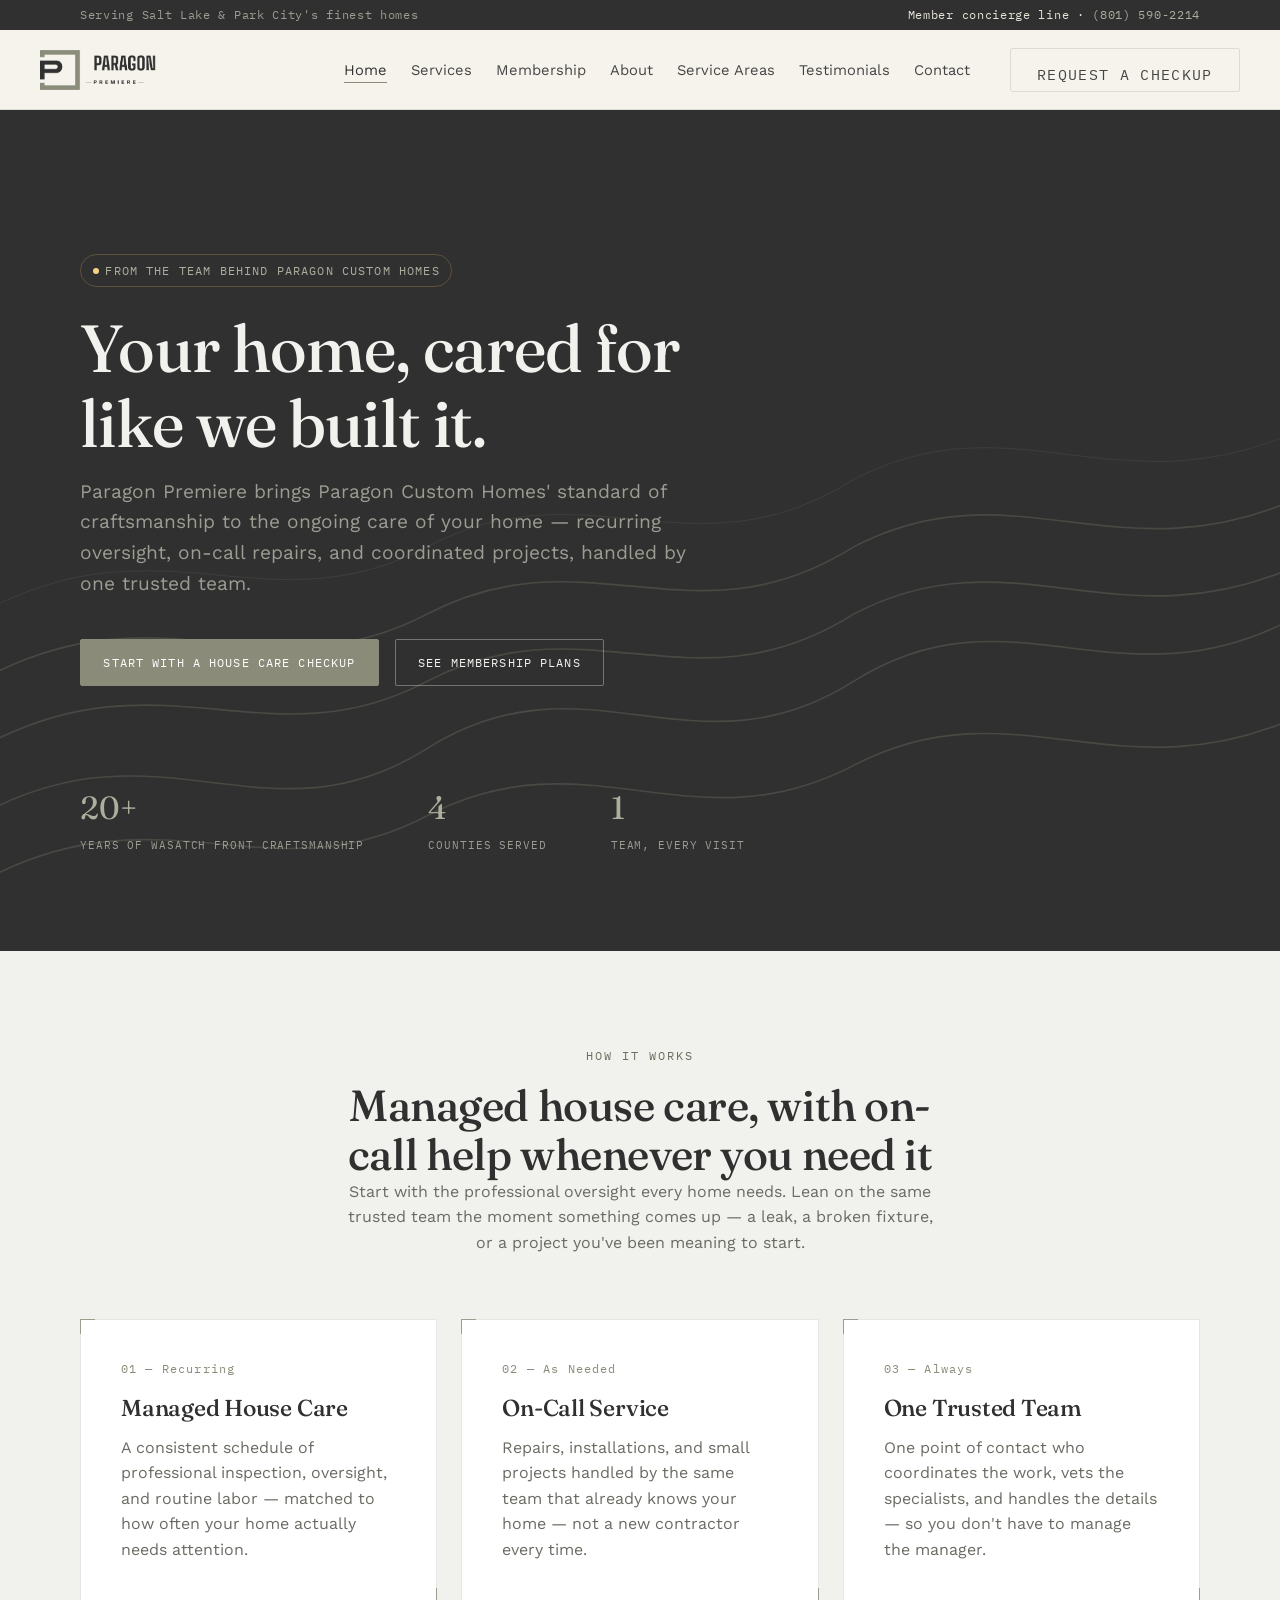
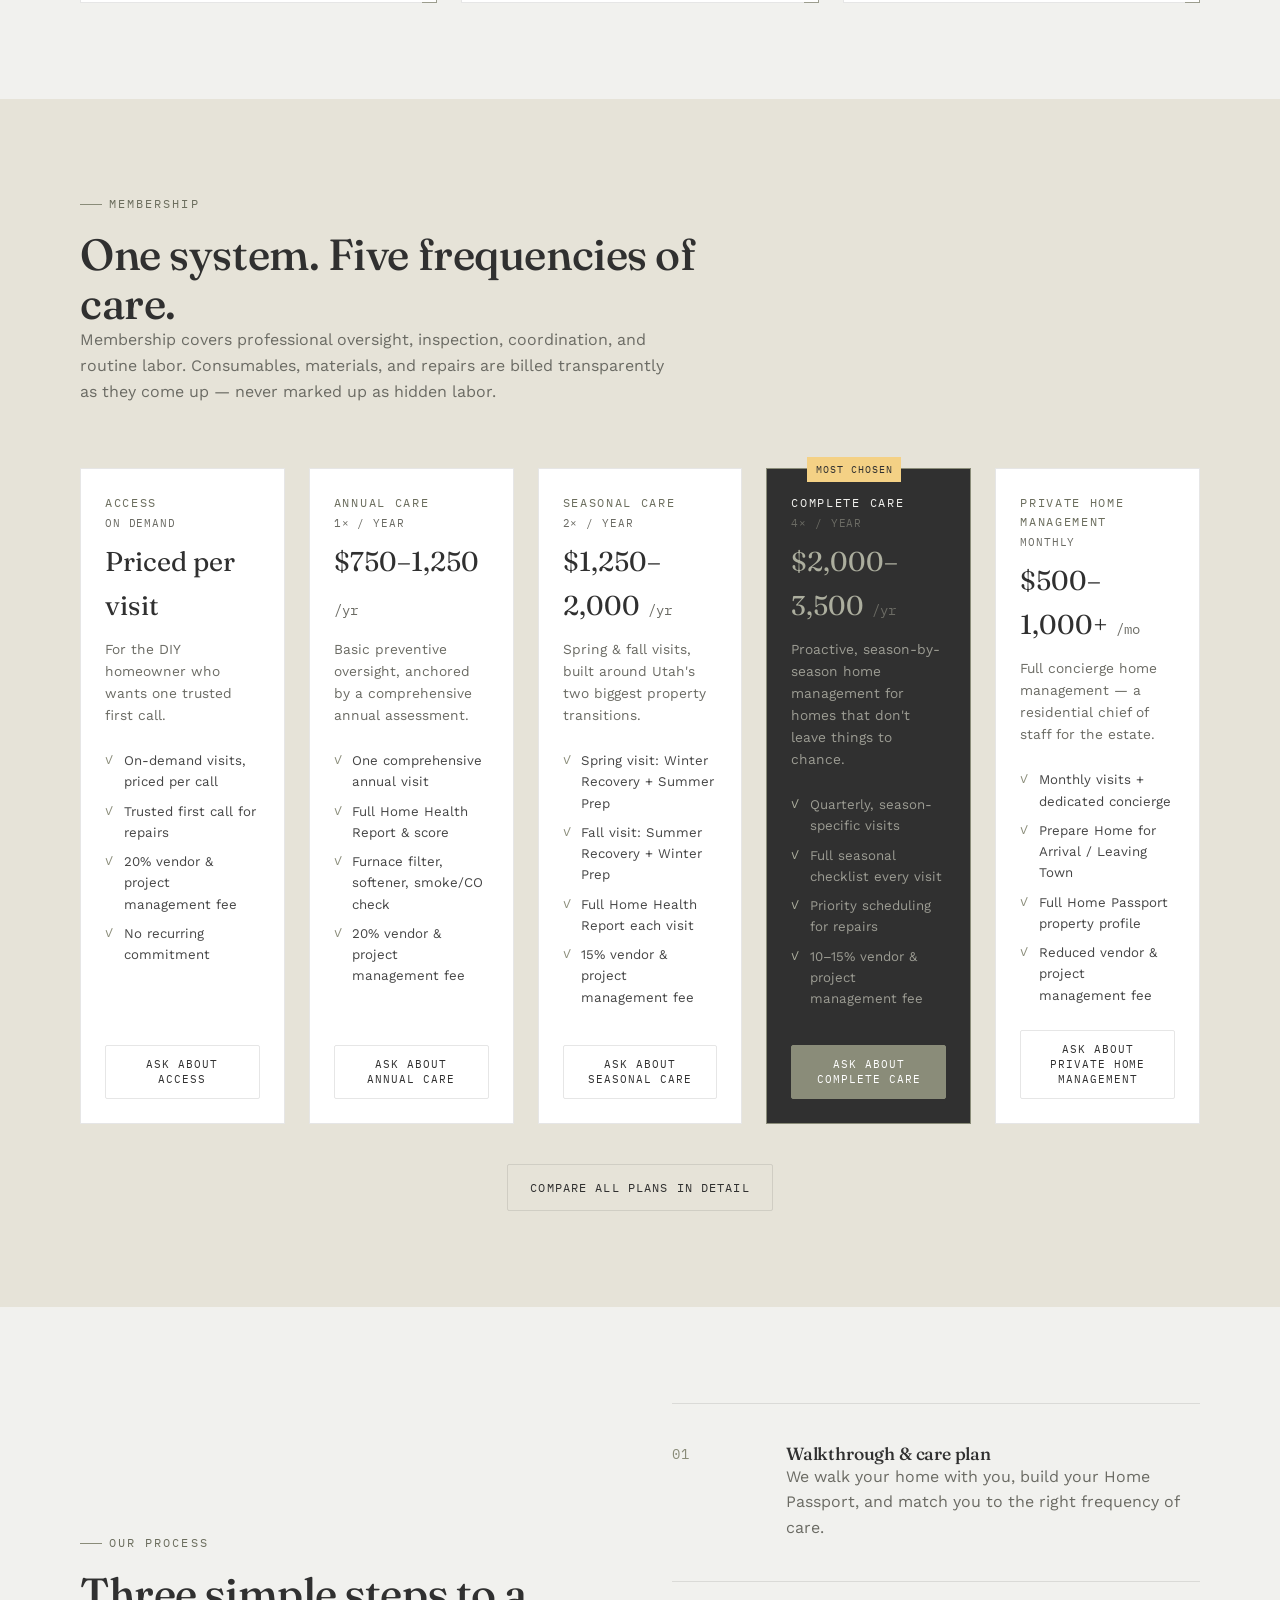
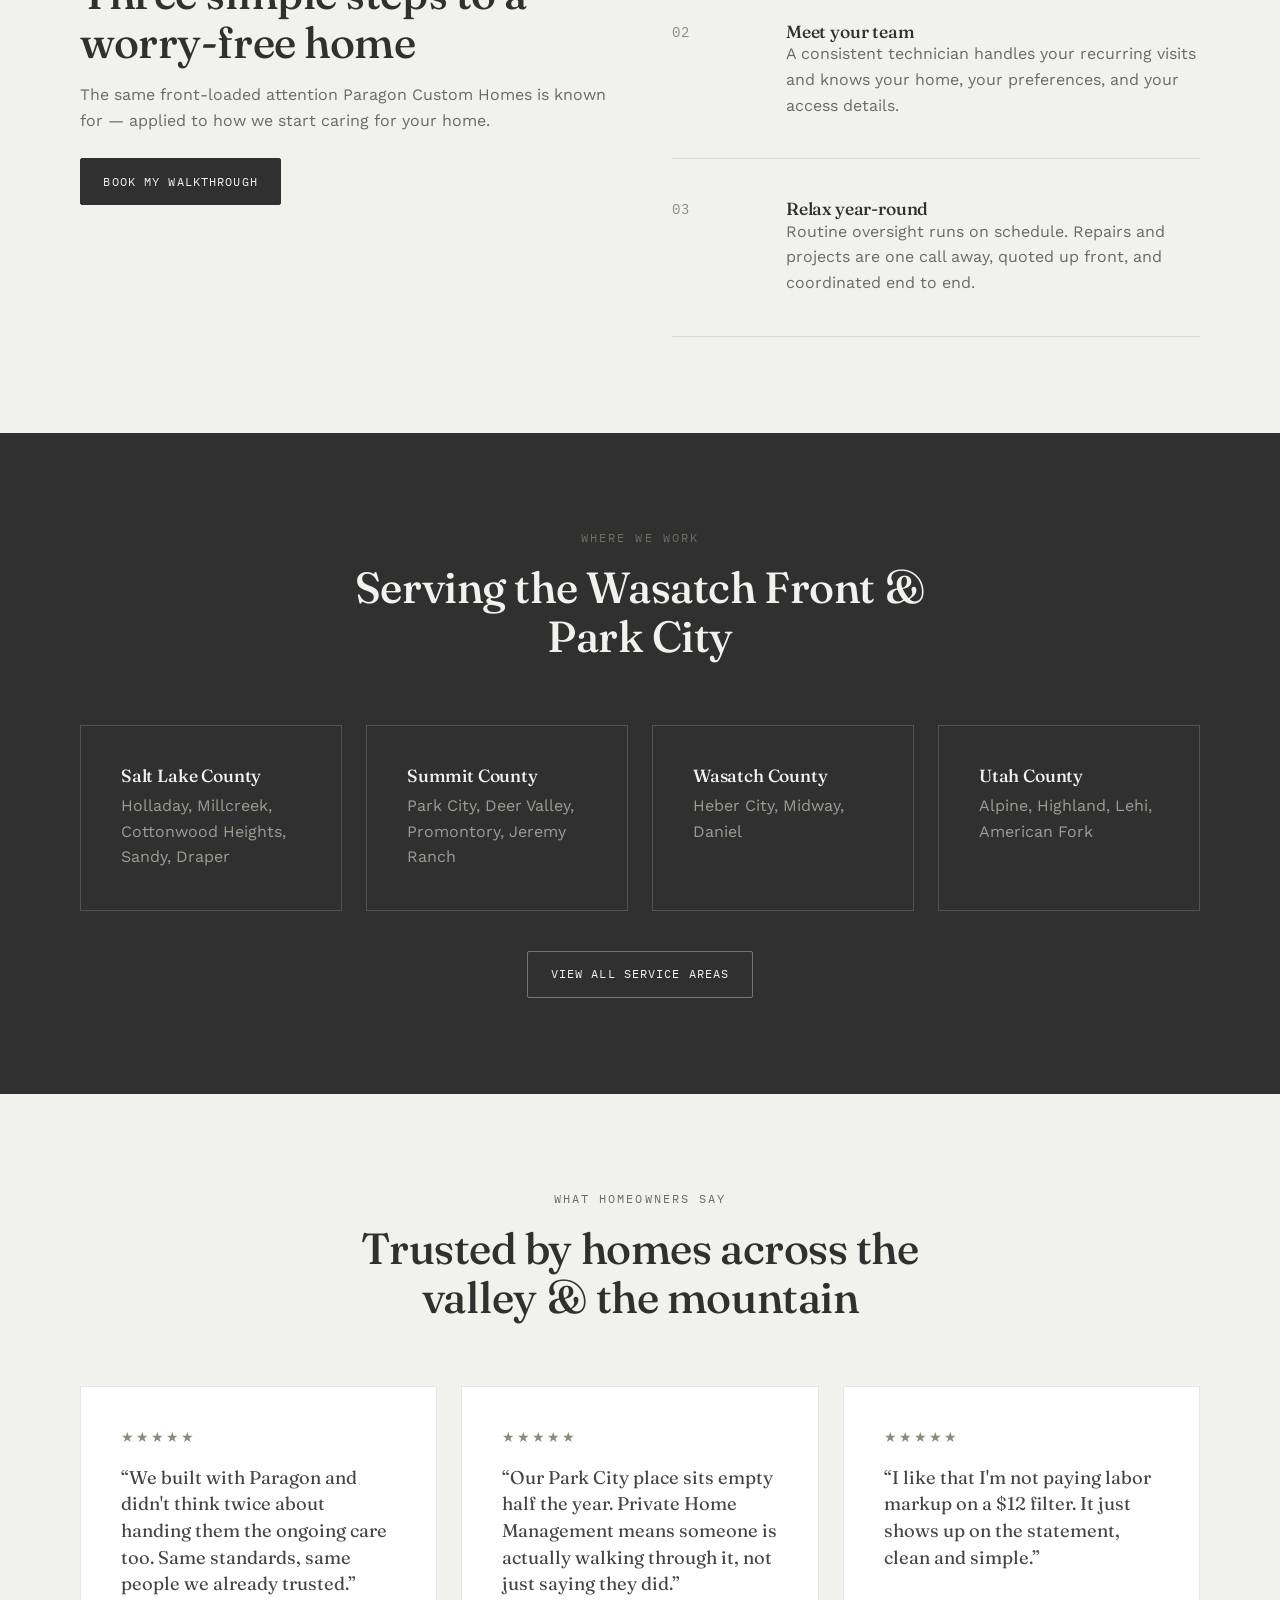
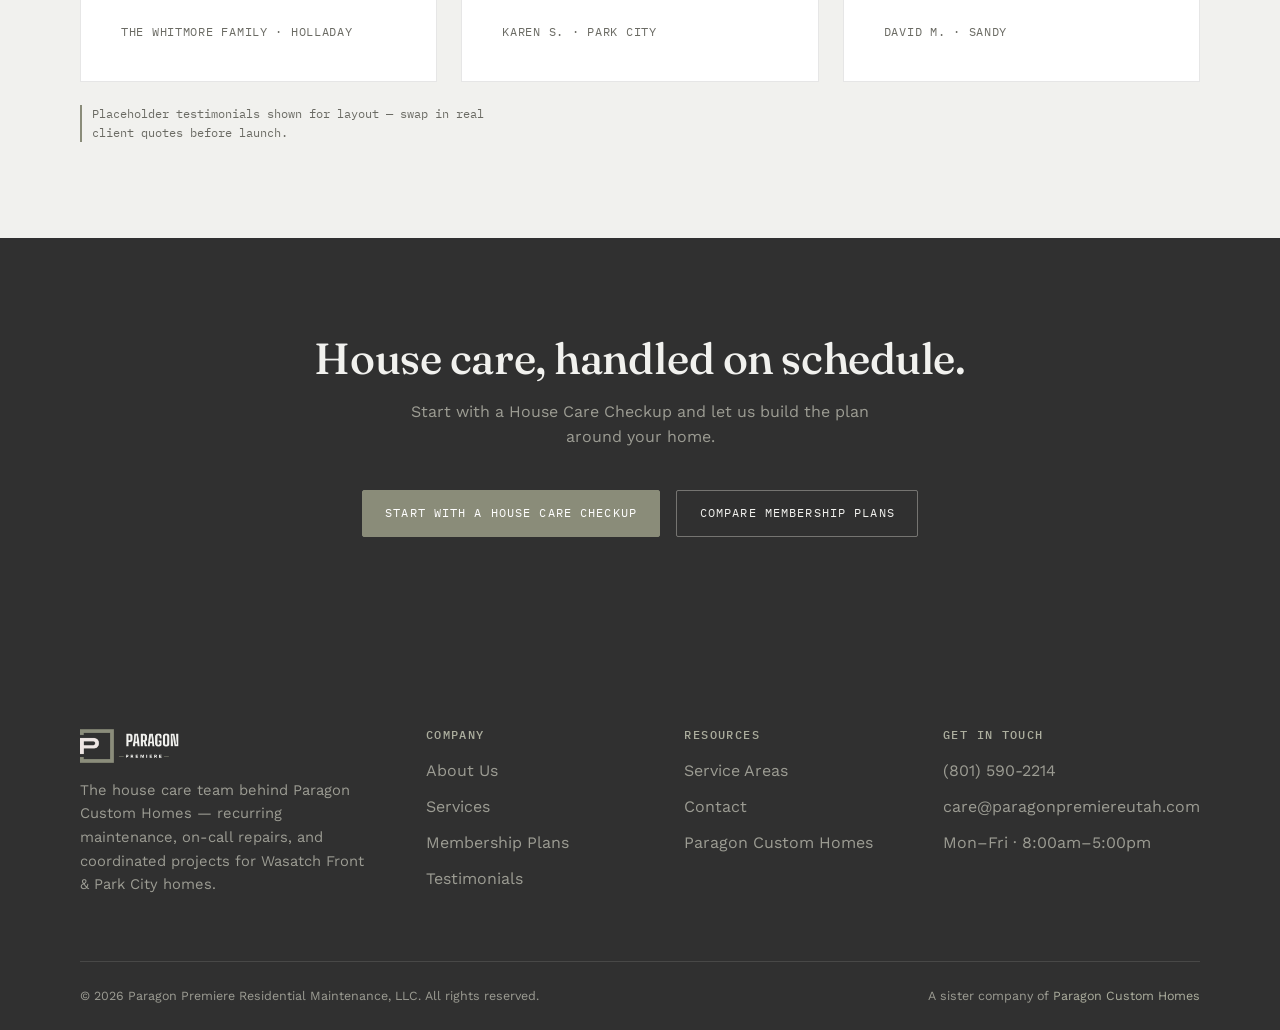
<file: index.html>
<!DOCTYPE html>
<html lang="en">
<head>
<meta charset="UTF-8">
<meta name="viewport" content="width=device-width, initial-scale=1.0">
<title>Paragon Premiere | Salt Lake &amp; Park City Residential Maintenance</title>
<meta name="description" content="Managed house care and on-call repairs for Salt Lake City and Park City homes, from the team behind Paragon Custom Homes.">
<link rel="preconnect" href="https://fonts.googleapis.com">
<link rel="preconnect" href="https://fonts.gstatic.com" crossorigin>
<link href="https://fonts.googleapis.com/css2?family=Fraunces:opsz,wght@9..144,400..600&family=Work+Sans:wght@400;500;600&family=IBM+Plex+Mono:wght@400;500&display=swap" rel="stylesheet">
<link rel="icon" type="image/png" href="images/favicon.png">
<link rel="stylesheet" href="css/styles.css">
</head>
<body>
<div class="top-bar">
  <div class="container">
    <span class="top-bar-areas">Serving Salt Lake &amp; Park City's finest homes</span>
    <span>Member concierge line · <a href="tel:18015902214">(801) 590-2214</a></span>
  </div>
</div>
<header class="site-header">
  <div class="container nav-wrap">
    <a href="index.html" class="logo-lockup">
      <img class="site-logo-img" src="images/logo_premiere_horizontal_light.png" alt="Paragon Premiere Residential Maintenance">
    </a>
    <nav class="main-nav">
      <ul>
          <li><a href="index.html" class="active">Home</a></li>
          <li><a href="services.html">Services</a></li>
          <li><a href="membership.html">Membership</a></li>
          <li><a href="about.html">About</a></li>
          <li><a href="service-areas.html">Service Areas</a></li>
          <li><a href="testimonials.html">Testimonials</a></li>
          <li><a href="contact.html">Contact</a></li>
      </ul>
      <div class="nav-cta">
        <a href="contact.html" class="btn btn-outline">Request a Checkup</a>
      </div>
    </nav>
    <button class="nav-toggle" aria-label="Toggle menu" aria-expanded="false">
      <span></span><span></span><span></span>
    </button>
  </div>
</header>
<section class="hero">
  <svg class="contour-svg" viewBox="0 0 1200 500" preserveAspectRatio="none" xmlns="http://www.w3.org/2000/svg">
  <g stroke="#8A8C79" stroke-width="1" fill="none" opacity="0.5">
    <path d="M-20,420 C150,360 250,440 400,380 C550,320 650,400 800,340 C950,280 1050,360 1220,300"/>
    <path d="M-20,460 C150,400 250,470 400,420 C550,370 650,440 800,390 C950,340 1050,410 1220,360"/>
    <path d="M-20,380 C150,320 250,390 400,340 C550,290 650,360 800,300 C950,250 1050,320 1220,270"/>
    <path d="M-20,340 C150,280 250,350 400,300 C550,250 650,320 800,260 C950,210 1050,280 1220,230"/>
  </g>
  <g stroke="#8A8C79" stroke-width="0.6" fill="none" opacity="0.28">
    <path d="M-20,300 C150,240 250,310 400,260 C550,210 650,280 800,220 C950,170 1050,240 1220,190"/>
  </g>
</svg>
  <div class="container">
    <div class="hero-badge"><span class="dot"></span>From the team behind Paragon Custom Homes</div>
    <h1>Your home, cared for like we built it.</h1>
    <p class="lede">Paragon Premiere brings Paragon Custom Homes' standard of craftsmanship to the ongoing care of your home &mdash; recurring oversight, on-call repairs, and coordinated projects, handled by one trusted team.</p>
    <div class="hero-cta">
      <a href="contact.html" class="btn btn-brass">Start with a House Care Checkup</a>
      <a href="membership.html" class="btn btn-ghost-inverse">See Membership Plans</a>
    </div>
    <div class="hero-stats">
      <div class="stat">
        <div class="num">20+</div>
        <div class="label">Years of Wasatch Front craftsmanship</div>
      </div>
      <div class="stat">
        <div class="num">4</div>
        <div class="label">Counties served</div>
      </div>
      <div class="stat">
        <div class="num">1</div>
        <div class="label">Team, every visit</div>
      </div>
    </div>
  </div>
</section>

<section class="section">
  <div class="container">
    <div class="section-head center">
      <div class="eyebrow">How it works</div>
      <h2>Managed house care, with on-call help whenever you need it</h2>
      <p style="margin:0 auto">Start with the professional oversight every home needs. Lean on the same trusted team the moment something comes up &mdash; a leak, a broken fixture, or a project you've been meaning to start.</p>
    </div>
    <div class="grid grid-3">
      <div class="pillar-card tick-frame">
        <div class="index">01 &mdash; Recurring</div>
        <h3>Managed House Care</h3>
        <p>A consistent schedule of professional inspection, oversight, and routine labor &mdash; matched to how often your home actually needs attention.</p>
      </div>
      <div class="pillar-card tick-frame">
        <div class="index">02 &mdash; As Needed</div>
        <h3>On-Call Service</h3>
        <p>Repairs, installations, and small projects handled by the same team that already knows your home &mdash; not a new contractor every time.</p>
      </div>
      <div class="pillar-card tick-frame">
        <div class="index">03 &mdash; Always</div>
        <h3>One Trusted Team</h3>
        <p>One point of contact who coordinates the work, vets the specialists, and handles the details &mdash; so you don't have to manage the manager.</p>
      </div>
    </div>
  </div>
</section>

<section class="section section-panel">
  <div class="container">
    <div class="section-head">
      <div class="eyebrow">Membership</div>
      <h2>One system. Five frequencies of care.</h2>
      <p>Membership covers professional oversight, inspection, coordination, and routine labor. Consumables, materials, and repairs are billed transparently as they come up &mdash; never marked up as hidden labor.</p>
    </div>
    <div class="grid grid-5">
      <div class="tier-card compact">
        
        <span class="tier-name">Access</span>
        <div class="tier-freq">On Demand</div>
        <div class="price">Priced per visit<span class="per"> </span></div>
        <p class="tier-desc">For the DIY homeowner who wants one trusted first call.</p>
        <ul>
          <li>On-demand visits, priced per call</li>
          <li>Trusted first call for repairs</li>
          <li>20% vendor &amp; project management fee</li>
          <li>No recurring commitment</li>
        </ul>
        <a href="contact.html?tier=Access" class="btn btn-outline">Ask about Access</a>
      </div>
      <div class="tier-card compact">
        
        <span class="tier-name">Annual Care</span>
        <div class="tier-freq">1&times; / Year</div>
        <div class="price">$750&ndash;1,250<span class="per"> /yr</span></div>
        <p class="tier-desc">Basic preventive oversight, anchored by a comprehensive annual assessment.</p>
        <ul>
          <li>One comprehensive annual visit</li>
          <li>Full Home Health Report &amp; score</li>
          <li>Furnace filter, softener, smoke/CO check</li>
          <li>20% vendor &amp; project management fee</li>
        </ul>
        <a href="contact.html?tier=Annual+Care" class="btn btn-outline">Ask about Annual Care</a>
      </div>
      <div class="tier-card compact">
        
        <span class="tier-name">Seasonal Care</span>
        <div class="tier-freq">2&times; / Year</div>
        <div class="price">$1,250&ndash;2,000<span class="per"> /yr</span></div>
        <p class="tier-desc">Spring &amp; fall visits, built around Utah's two biggest property transitions.</p>
        <ul>
          <li>Spring visit: Winter Recovery + Summer Prep</li>
          <li>Fall visit: Summer Recovery + Winter Prep</li>
          <li>Full Home Health Report each visit</li>
          <li>15% vendor &amp; project management fee</li>
        </ul>
        <a href="contact.html?tier=Seasonal+Care" class="btn btn-outline">Ask about Seasonal Care</a>
      </div>
      <div class="tier-card featured compact">
        <span class="featured-flag">Most Chosen</span>
        <span class="tier-name">Complete Care</span>
        <div class="tier-freq">4&times; / Year</div>
        <div class="price">$2,000&ndash;3,500<span class="per"> /yr</span></div>
        <p class="tier-desc">Proactive, season-by-season home management for homes that don't leave things to chance.</p>
        <ul>
          <li>Quarterly, season-specific visits</li>
          <li>Full seasonal checklist every visit</li>
          <li>Priority scheduling for repairs</li>
          <li>10&ndash;15% vendor &amp; project management fee</li>
        </ul>
        <a href="contact.html?tier=Complete+Care" class="btn btn-brass">Ask about Complete Care</a>
      </div>
      <div class="tier-card compact">
        
        <span class="tier-name">Private Home Management</span>
        <div class="tier-freq">Monthly</div>
        <div class="price">$500&ndash;1,000+<span class="per"> /mo</span></div>
        <p class="tier-desc">Full concierge home management &mdash; a residential chief of staff for the estate.</p>
        <ul>
          <li>Monthly visits + dedicated concierge</li>
          <li>Prepare Home for Arrival / Leaving Town</li>
          <li>Full Home Passport property profile</li>
          <li>Reduced vendor &amp; project management fee</li>
        </ul>
        <a href="contact.html?tier=Private+Home+Management" class="btn btn-outline">Ask about Private Home Management</a>
      </div>
    </div>
    <div style="text-align:center;margin-top:var(--space-4)">
      <a href="membership.html" class="btn btn-outline">Compare all plans in detail</a>
    </div>
  </div>
</section>

<section class="section">
  <div class="container">
    <div class="split">
      <div>
        <div class="eyebrow">Our process</div>
        <h2>Three simple steps to a worry-free home</h2>
        <p style="margin-top:1em">The same front-loaded attention Paragon Custom Homes is known for &mdash; applied to how we start caring for your home.</p>
        <a href="contact.html" class="btn btn-primary" style="margin-top:2em">Book my walkthrough</a>
      </div>
      <ol class="process-list">
        <li class="process-item">
          <span class="step-num">01</span>
          <div>
            <h4>Walkthrough &amp; care plan</h4>
            <p>We walk your home with you, build your Home Passport, and match you to the right frequency of care.</p>
          </div>
        </li>
        <li class="process-item">
          <span class="step-num">02</span>
          <div>
            <h4>Meet your team</h4>
            <p>A consistent technician handles your recurring visits and knows your home, your preferences, and your access details.</p>
          </div>
        </li>
        <li class="process-item">
          <span class="step-num">03</span>
          <div>
            <h4>Relax year-round</h4>
            <p>Routine oversight runs on schedule. Repairs and projects are one call away, quoted up front, and coordinated end to end.</p>
          </div>
        </li>
      </ol>
    </div>
  </div>
</section>

<section class="section section-dark">
  <div class="container">
    <div class="section-head center">
      <div class="eyebrow">Where we work</div>
      <h2>Serving the Wasatch Front &amp; Park City</h2>
    </div>
    <div class="grid grid-4">
      <div class="pillar-card" style="background:transparent;border-color:rgba(241,241,238,0.18)">
        <h4 style="color:var(--stone)">Salt Lake County</h4>
        <p style="color:var(--slate-light);margin-top:0.5em">Holladay, Millcreek, Cottonwood Heights, Sandy, Draper</p>
      </div>
      <div class="pillar-card" style="background:transparent;border-color:rgba(241,241,238,0.18)">
        <h4 style="color:var(--stone)">Summit County</h4>
        <p style="color:var(--slate-light);margin-top:0.5em">Park City, Deer Valley, Promontory, Jeremy Ranch</p>
      </div>
      <div class="pillar-card" style="background:transparent;border-color:rgba(241,241,238,0.18)">
        <h4 style="color:var(--stone)">Wasatch County</h4>
        <p style="color:var(--slate-light);margin-top:0.5em">Heber City, Midway, Daniel</p>
      </div>
      <div class="pillar-card" style="background:transparent;border-color:rgba(241,241,238,0.18)">
        <h4 style="color:var(--stone)">Utah County</h4>
        <p style="color:var(--slate-light);margin-top:0.5em">Alpine, Highland, Lehi, American Fork</p>
      </div>
    </div>
    <div style="text-align:center;margin-top:var(--space-4)">
      <a href="service-areas.html" class="btn btn-ghost-inverse">View all service areas</a>
    </div>
  </div>
</section>

<section class="section">
  <div class="container">
    <div class="section-head center">
      <div class="eyebrow">What homeowners say</div>
      <h2>Trusted by homes across the valley &amp; the mountain</h2>
    </div>
    <div class="grid grid-3">
      <div class="testimonial-card">
        <div class="stars">&#9733;&#9733;&#9733;&#9733;&#9733;</div>
        <blockquote>&ldquo;We built with Paragon and didn't think twice about handing them the ongoing care too. Same standards, same people we already trusted.&rdquo;</blockquote>
        <div class="attribution">The Whitmore Family &middot; Holladay</div>
      </div>
      <div class="testimonial-card">
        <div class="stars">&#9733;&#9733;&#9733;&#9733;&#9733;</div>
        <blockquote>&ldquo;Our Park City place sits empty half the year. Private Home Management means someone is actually walking through it, not just saying they did.&rdquo;</blockquote>
        <div class="attribution">Karen S. &middot; Park City</div>
      </div>
      <div class="testimonial-card">
        <div class="stars">&#9733;&#9733;&#9733;&#9733;&#9733;</div>
        <blockquote>&ldquo;I like that I'm not paying labor markup on a $12 filter. It just shows up on the statement, clean and simple.&rdquo;</blockquote>
        <div class="attribution">David M. &middot; Sandy</div>
      </div>
    </div>
    <p class="note-inline" style="margin-top:2em">Placeholder testimonials shown for layout &mdash; swap in real client quotes before launch.</p>
  </div>
</section>

<section class="cta-band">
  <div class="container">
    <h2>House care, handled on schedule.</h2>
    <p style="color:var(--slate-light);max-width:50ch;margin:1em auto 0">Start with a House Care Checkup and let us build the plan around your home.</p>
    <div class="cta-actions">
      <a href="contact.html" class="btn btn-brass">Start with a House Care Checkup</a>
      <a href="membership.html" class="btn btn-ghost-inverse">Compare membership plans</a>
    </div>
  </div>
</section>
<footer class="site-footer">
  <div class="container">
    <div class="footer-grid">
      <div>
        <div class="footer-logo">
          <img class="site-logo-img" src="images/logo_premiere_horizontal_dark.png" alt="Paragon Premiere Residential Maintenance">
        </div>
        <p class="footer-tagline">The house care team behind Paragon Custom Homes — recurring maintenance, on-call repairs, and coordinated projects for Wasatch Front &amp; Park City homes.</p>
      </div>
      <div>
        <h4>Company</h4>
        <ul>
          <li><a href="about.html">About Us</a></li>
          <li><a href="services.html">Services</a></li>
          <li><a href="membership.html">Membership Plans</a></li>
          <li><a href="testimonials.html">Testimonials</a></li>
        </ul>
      </div>
      <div>
        <h4>Resources</h4>
        <ul>
          <li><a href="service-areas.html">Service Areas</a></li>
          <li><a href="contact.html">Contact</a></li>
          <li><a href="https://paragonhomesutah.com/" target="_blank" rel="noopener">Paragon Custom Homes</a></li>
        </ul>
      </div>
      <div>
        <h4>Get in Touch</h4>
        <ul>
          <li><a href="tel:18015902214">(801) 590-2214</a></li>
          <li><a href="mailto:care@paragonpremiereutah.com">care@paragonpremiereutah.com</a></li>
          <li>Mon&ndash;Fri &middot; 8:00am&ndash;5:00pm</li>
        </ul>
      </div>
    </div>
    <div class="footer-bottom">
      <span>&copy; <span class="js-year">2026</span> Paragon Premiere Residential Maintenance, LLC. All rights reserved.</span>
      <span>A sister company of <a href="https://paragonhomesutah.com/" target="_blank" rel="noopener" style="color:var(--brass-light)">Paragon Custom Homes</a></span>
    </div>
  </div>
</footer>
<script src="js/main.js"></script>
</body>
</html>
</file>
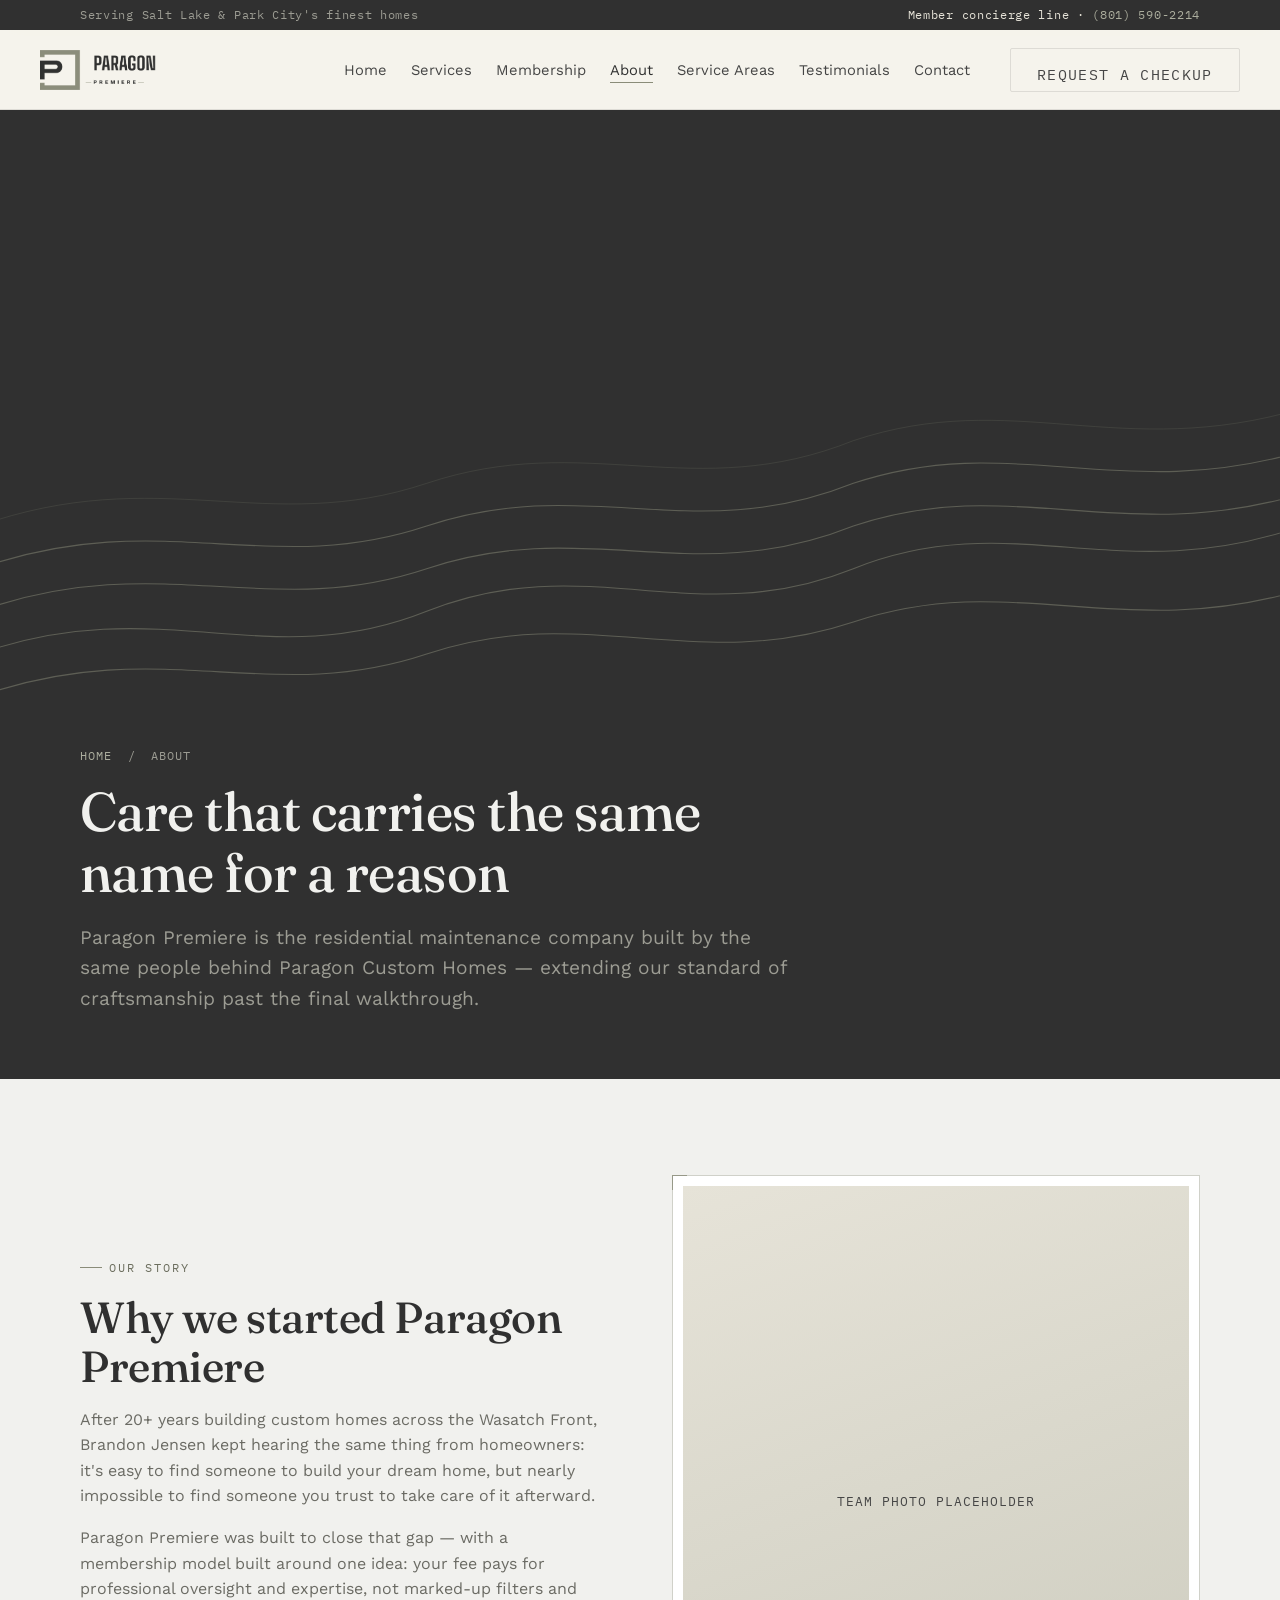
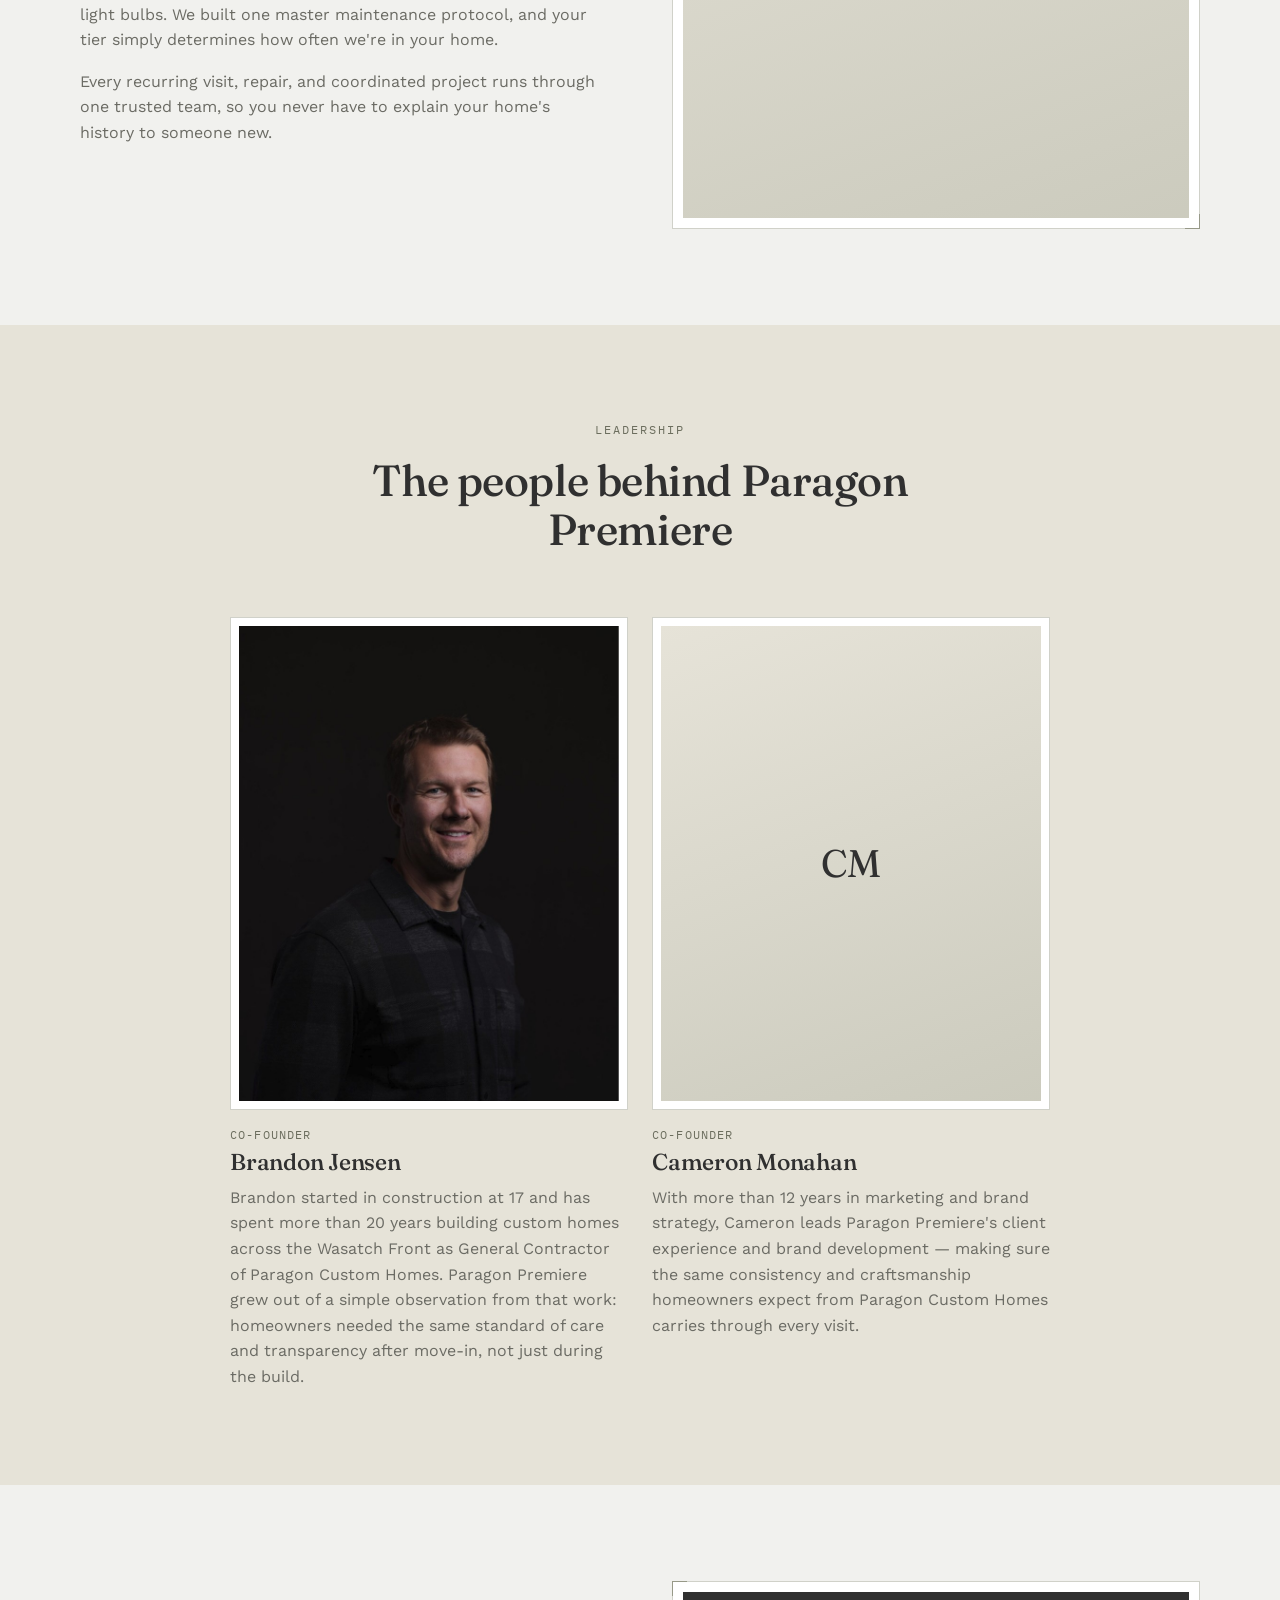
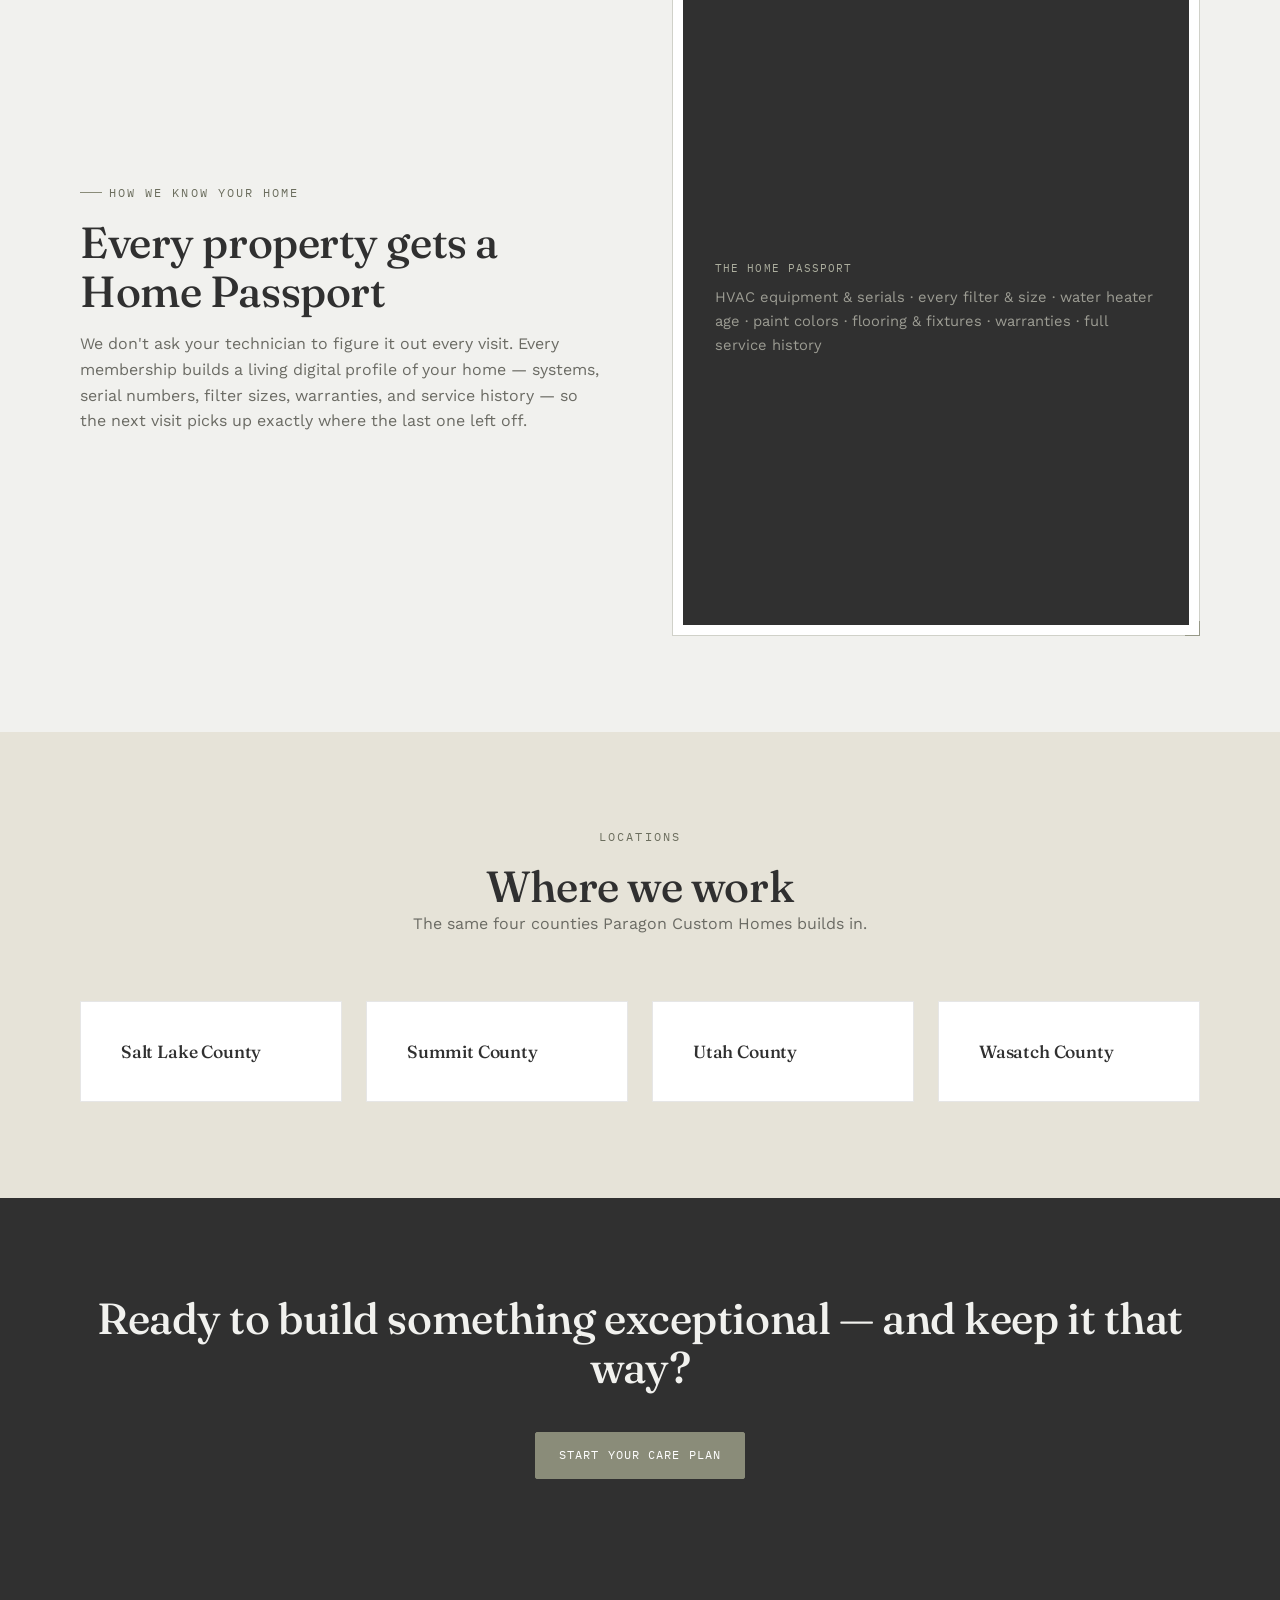
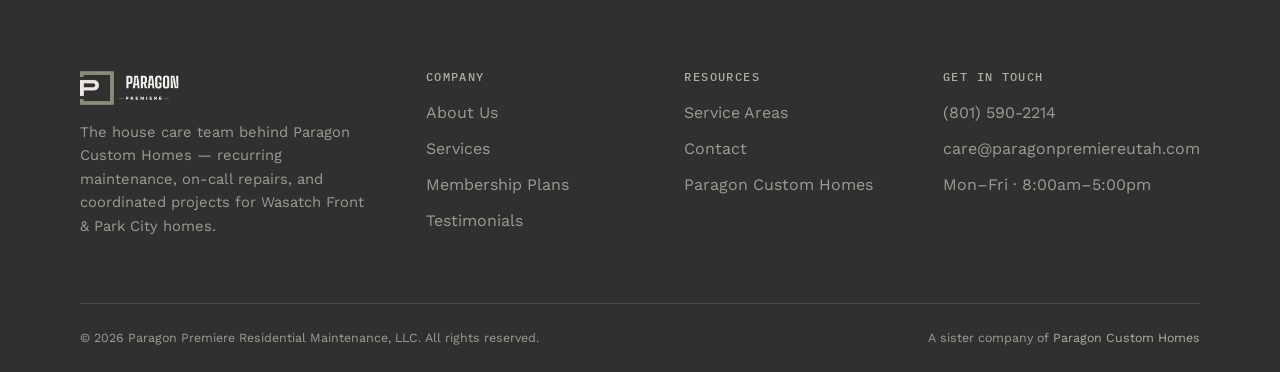
<file: about.html>
<!DOCTYPE html>
<html lang="en">
<head>
<meta charset="UTF-8">
<meta name="viewport" content="width=device-width, initial-scale=1.0">
<title>About Us | Paragon Premiere Residential Maintenance</title>
<meta name="description" content="Meet the team behind Paragon Premiere, the residential maintenance sister company to Paragon Custom Homes.">
<link rel="preconnect" href="https://fonts.googleapis.com">
<link rel="preconnect" href="https://fonts.gstatic.com" crossorigin>
<link href="https://fonts.googleapis.com/css2?family=Fraunces:opsz,wght@9..144,400..600&family=Work+Sans:wght@400;500;600&family=IBM+Plex+Mono:wght@400;500&display=swap" rel="stylesheet">
<link rel="icon" type="image/png" href="images/favicon.png">
<link rel="stylesheet" href="css/styles.css">
</head>
<body>
<div class="top-bar">
  <div class="container">
    <span class="top-bar-areas">Serving Salt Lake &amp; Park City's finest homes</span>
    <span>Member concierge line · <a href="tel:18015902214">(801) 590-2214</a></span>
  </div>
</div>
<header class="site-header">
  <div class="container nav-wrap">
    <a href="index.html" class="logo-lockup">
      <img class="site-logo-img" src="images/logo_premiere_horizontal_light.png" alt="Paragon Premiere Residential Maintenance">
    </a>
    <nav class="main-nav">
      <ul>
          <li><a href="index.html">Home</a></li>
          <li><a href="services.html">Services</a></li>
          <li><a href="membership.html">Membership</a></li>
          <li><a href="about.html" class="active">About</a></li>
          <li><a href="service-areas.html">Service Areas</a></li>
          <li><a href="testimonials.html">Testimonials</a></li>
          <li><a href="contact.html">Contact</a></li>
      </ul>
      <div class="nav-cta">
        <a href="contact.html" class="btn btn-outline">Request a Checkup</a>
      </div>
    </nav>
    <button class="nav-toggle" aria-label="Toggle menu" aria-expanded="false">
      <span></span><span></span><span></span>
    </button>
  </div>
</header>
<section class="page-header">
  <svg class="contour-svg" viewBox="0 0 1200 500" preserveAspectRatio="none" xmlns="http://www.w3.org/2000/svg">
  <g stroke="#8A8C79" stroke-width="1" fill="none" opacity="0.5">
    <path d="M-20,420 C150,360 250,440 400,380 C550,320 650,400 800,340 C950,280 1050,360 1220,300"/>
    <path d="M-20,460 C150,400 250,470 400,420 C550,370 650,440 800,390 C950,340 1050,410 1220,360"/>
    <path d="M-20,380 C150,320 250,390 400,340 C550,290 650,360 800,300 C950,250 1050,320 1220,270"/>
    <path d="M-20,340 C150,280 250,350 400,300 C550,250 650,320 800,260 C950,210 1050,280 1220,230"/>
  </g>
  <g stroke="#8A8C79" stroke-width="0.6" fill="none" opacity="0.28">
    <path d="M-20,300 C150,240 250,310 400,260 C550,210 650,280 800,220 C950,170 1050,240 1220,190"/>
  </g>
</svg>
  <div class="container">
    <div class="breadcrumb"><a href="index.html">Home</a> &nbsp;/&nbsp; About</div>
    <h1>Care that carries the same name for a reason</h1>
    <p class="lede" style="margin-top:1em;max-width:60ch">Paragon Premiere is the residential maintenance company built by the same people behind Paragon Custom Homes &mdash; extending our standard of craftsmanship past the final walkthrough.</p>
  </div>
</section>

<section class="section">
  <div class="container">
    <div class="split">
      <div>
        <div class="eyebrow">Our story</div>
        <h2>Why we started Paragon Premiere</h2>
        <p style="margin-top:1em">After 20+ years building custom homes across the Wasatch Front, Brandon Jensen kept hearing the same thing from homeowners: it's easy to find someone to build your dream home, but nearly impossible to find someone you trust to take care of it afterward.</p>
        <p style="margin-top:1em">Paragon Premiere was built to close that gap &mdash; with a membership model built around one idea: your fee pays for professional oversight and expertise, not marked-up filters and light bulbs. We built one master maintenance protocol, and your tier simply determines how often we're in your home.</p>
        <p style="margin-top:1em">Every recurring visit, repair, and coordinated project runs through one trusted team, so you never have to explain your home's history to someone new.</p>
      </div>
      <div class="img-frame tick-frame">
        <div style="aspect-ratio:4/5;background:linear-gradient(160deg,var(--stone-deep),var(--brass-light) 220%);display:flex;align-items:center;justify-content:center;font-family:var(--font-mono);font-size:0.8rem;letter-spacing:0.08em;text-transform:uppercase;color:var(--ink-soft)">Team photo placeholder</div>
      </div>
    </div>
  </div>
</section>

<section class="section section-panel">
  <div class="container">
    <div class="section-head center">
      <div class="eyebrow">Leadership</div>
      <h2>The people behind Paragon Premiere</h2>
    </div>
    <div class="grid grid-2" style="max-width:820px;margin:0 auto">
      <div class="team-card">
        <div class="photo-frame"><img src="images/brandon-jensen.jpg" alt="Brandon Jensen, Co-Founder" style="width:100%;aspect-ratio:4/5;object-fit:cover;display:block"></div>
        <div class="role">Co-Founder</div>
        <h3>Brandon Jensen</h3>
        <p style="margin-top:0.6em">Brandon started in construction at 17 and has spent more than 20 years building custom homes across the Wasatch Front as General Contractor of Paragon Custom Homes. Paragon Premiere grew out of a simple observation from that work: homeowners needed the same standard of care and transparency after move-in, not just during the build.</p>
      </div>
      <div class="team-card">
        <div class="photo-frame"><div class="avatar">CM</div></div>
        <div class="role">Co-Founder</div>
        <h3>Cameron Monahan</h3>
        <p style="margin-top:0.6em">With more than 12 years in marketing and brand strategy, Cameron leads Paragon Premiere's client experience and brand development &mdash; making sure the same consistency and craftsmanship homeowners expect from Paragon Custom Homes carries through every visit.</p>
      </div>
    </div>
  </div>
</section>

<section class="section">
  <div class="container">
    <div class="split">
      <div class="img-frame tick-frame" style="order:2">
        <div style="aspect-ratio:4/5;background:var(--ink);display:flex;align-items:center;justify-content:center;padding:2em">
          <div style="text-align:left;width:100%">
            <div style="font-family:var(--font-mono);font-size:0.68rem;letter-spacing:0.1em;text-transform:uppercase;color:var(--brass-light);margin-bottom:0.8em">The Home Passport</div>
            <p style="color:var(--slate-light);font-size:0.92rem">HVAC equipment &amp; serials &middot; every filter &amp; size &middot; water heater age &middot; paint colors &middot; flooring &amp; fixtures &middot; warranties &middot; full service history</p>
          </div>
        </div>
      </div>
      <div style="order:1">
        <div class="eyebrow">How we know your home</div>
        <h2>Every property gets a Home Passport</h2>
        <p style="margin-top:1em">We don't ask your technician to figure it out every visit. Every membership builds a living digital profile of your home &mdash; systems, serial numbers, filter sizes, warranties, and service history &mdash; so the next visit picks up exactly where the last one left off.</p>
      </div>
    </div>
  </div>
</section>

<section class="section section-panel">
  <div class="container">
    <div class="section-head center">
      <div class="eyebrow">Locations</div>
      <h2>Where we work</h2>
      <p style="margin:0 auto">The same four counties Paragon Custom Homes builds in.</p>
    </div>
    <div class="grid grid-4">
      <div class="pillar-card"><h4>Salt Lake County</h4></div>
      <div class="pillar-card"><h4>Summit County</h4></div>
      <div class="pillar-card"><h4>Utah County</h4></div>
      <div class="pillar-card"><h4>Wasatch County</h4></div>
    </div>
  </div>
</section>

<section class="cta-band">
  <div class="container">
    <h2>Ready to build something exceptional &mdash; and keep it that way?</h2>
    <div class="cta-actions">
      <a href="contact.html" class="btn btn-brass">Start Your Care Plan</a>
    </div>
  </div>
</section>
<footer class="site-footer">
  <div class="container">
    <div class="footer-grid">
      <div>
        <div class="footer-logo">
          <img class="site-logo-img" src="images/logo_premiere_horizontal_dark.png" alt="Paragon Premiere Residential Maintenance">
        </div>
        <p class="footer-tagline">The house care team behind Paragon Custom Homes — recurring maintenance, on-call repairs, and coordinated projects for Wasatch Front &amp; Park City homes.</p>
      </div>
      <div>
        <h4>Company</h4>
        <ul>
          <li><a href="about.html">About Us</a></li>
          <li><a href="services.html">Services</a></li>
          <li><a href="membership.html">Membership Plans</a></li>
          <li><a href="testimonials.html">Testimonials</a></li>
        </ul>
      </div>
      <div>
        <h4>Resources</h4>
        <ul>
          <li><a href="service-areas.html">Service Areas</a></li>
          <li><a href="contact.html">Contact</a></li>
          <li><a href="https://paragonhomesutah.com/" target="_blank" rel="noopener">Paragon Custom Homes</a></li>
        </ul>
      </div>
      <div>
        <h4>Get in Touch</h4>
        <ul>
          <li><a href="tel:18015902214">(801) 590-2214</a></li>
          <li><a href="mailto:care@paragonpremiereutah.com">care@paragonpremiereutah.com</a></li>
          <li>Mon&ndash;Fri &middot; 8:00am&ndash;5:00pm</li>
        </ul>
      </div>
    </div>
    <div class="footer-bottom">
      <span>&copy; <span class="js-year">2026</span> Paragon Premiere Residential Maintenance, LLC. All rights reserved.</span>
      <span>A sister company of <a href="https://paragonhomesutah.com/" target="_blank" rel="noopener" style="color:var(--brass-light)">Paragon Custom Homes</a></span>
    </div>
  </div>
</footer>
<script src="js/main.js"></script>
</body>
</html>
</file>
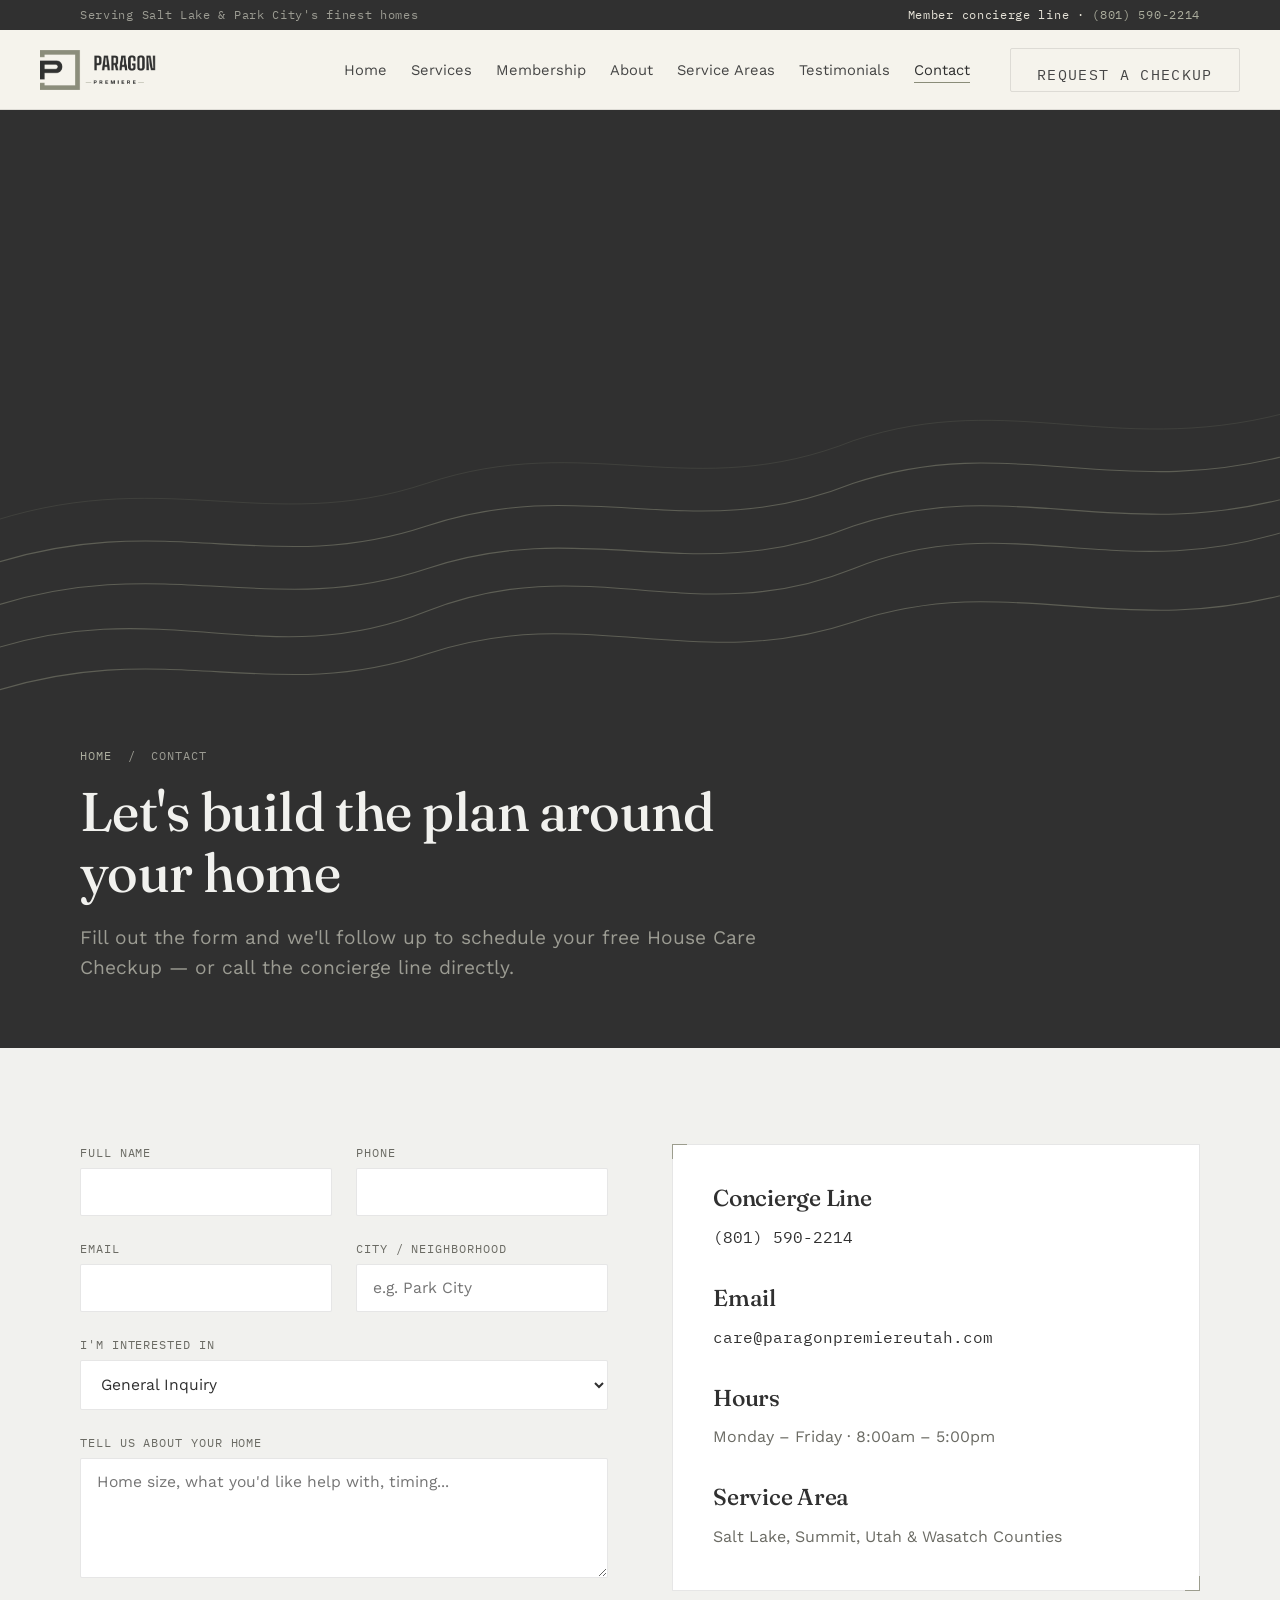
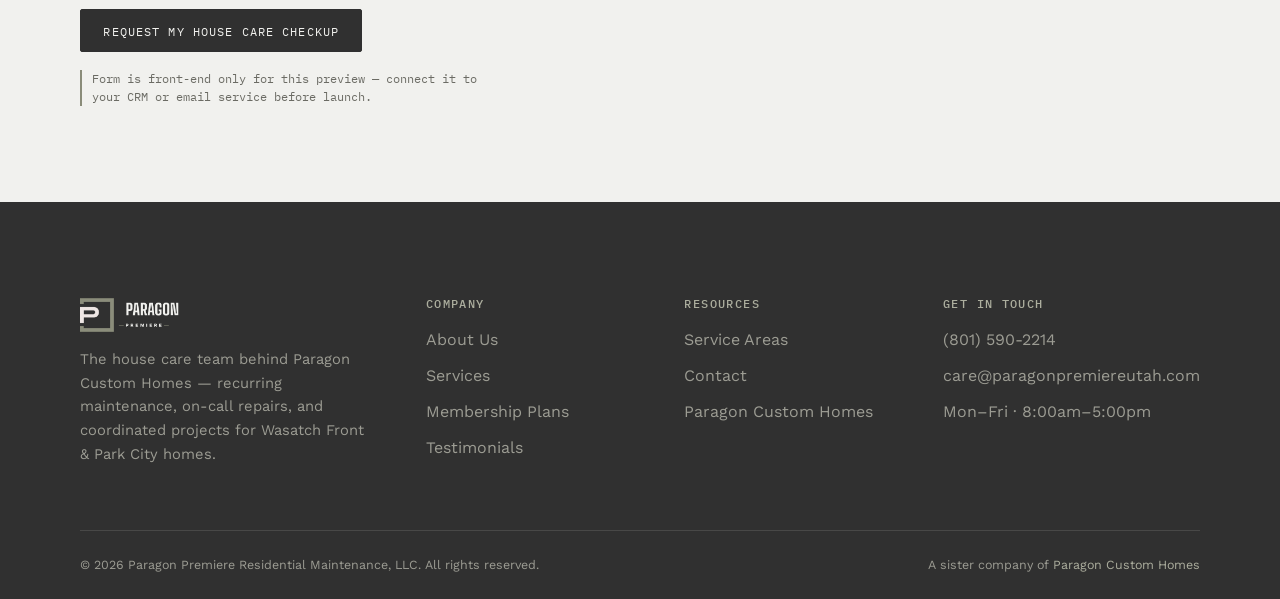
<file: contact.html>
<!DOCTYPE html>
<html lang="en">
<head>
<meta charset="UTF-8">
<meta name="viewport" content="width=device-width, initial-scale=1.0">
<title>Contact Us | Paragon Premiere Residential Maintenance</title>
<meta name="description" content="Request a free House Care Checkup and get a custom maintenance plan for your Salt Lake City or Park City home.">
<link rel="preconnect" href="https://fonts.googleapis.com">
<link rel="preconnect" href="https://fonts.gstatic.com" crossorigin>
<link href="https://fonts.googleapis.com/css2?family=Fraunces:opsz,wght@9..144,400..600&family=Work+Sans:wght@400;500;600&family=IBM+Plex+Mono:wght@400;500&display=swap" rel="stylesheet">
<link rel="icon" type="image/png" href="images/favicon.png">
<link rel="stylesheet" href="css/styles.css">
</head>
<body>
<div class="top-bar">
  <div class="container">
    <span class="top-bar-areas">Serving Salt Lake &amp; Park City's finest homes</span>
    <span>Member concierge line · <a href="tel:18015902214">(801) 590-2214</a></span>
  </div>
</div>
<header class="site-header">
  <div class="container nav-wrap">
    <a href="index.html" class="logo-lockup">
      <img class="site-logo-img" src="images/logo_premiere_horizontal_light.png" alt="Paragon Premiere Residential Maintenance">
    </a>
    <nav class="main-nav">
      <ul>
          <li><a href="index.html">Home</a></li>
          <li><a href="services.html">Services</a></li>
          <li><a href="membership.html">Membership</a></li>
          <li><a href="about.html">About</a></li>
          <li><a href="service-areas.html">Service Areas</a></li>
          <li><a href="testimonials.html">Testimonials</a></li>
          <li><a href="contact.html" class="active">Contact</a></li>
      </ul>
      <div class="nav-cta">
        <a href="contact.html" class="btn btn-outline">Request a Checkup</a>
      </div>
    </nav>
    <button class="nav-toggle" aria-label="Toggle menu" aria-expanded="false">
      <span></span><span></span><span></span>
    </button>
  </div>
</header>
<section class="page-header">
  <svg class="contour-svg" viewBox="0 0 1200 500" preserveAspectRatio="none" xmlns="http://www.w3.org/2000/svg">
  <g stroke="#8A8C79" stroke-width="1" fill="none" opacity="0.5">
    <path d="M-20,420 C150,360 250,440 400,380 C550,320 650,400 800,340 C950,280 1050,360 1220,300"/>
    <path d="M-20,460 C150,400 250,470 400,420 C550,370 650,440 800,390 C950,340 1050,410 1220,360"/>
    <path d="M-20,380 C150,320 250,390 400,340 C550,290 650,360 800,300 C950,250 1050,320 1220,270"/>
    <path d="M-20,340 C150,280 250,350 400,300 C550,250 650,320 800,260 C950,210 1050,280 1220,230"/>
  </g>
  <g stroke="#8A8C79" stroke-width="0.6" fill="none" opacity="0.28">
    <path d="M-20,300 C150,240 250,310 400,260 C550,210 650,280 800,220 C950,170 1050,240 1220,190"/>
  </g>
</svg>
  <div class="container">
    <div class="breadcrumb"><a href="index.html">Home</a> &nbsp;/&nbsp; Contact</div>
    <h1>Let's build the plan around your home</h1>
    <p class="lede" style="margin-top:1em;max-width:60ch">Fill out the form and we'll follow up to schedule your free House Care Checkup &mdash; or call the concierge line directly.</p>
  </div>
</section>

<section class="section">
  <div class="container">
    <div class="split" style="align-items:start">
      <div>
        <form class="js-contact-form">
          <div class="form-grid">
            <div>
              <label for="name">Full Name</label>
              <input type="text" id="name" name="name" required>
            </div>
            <div>
              <label for="phone">Phone</label>
              <input type="tel" id="phone" name="phone" required>
            </div>
            <div>
              <label for="email">Email</label>
              <input type="email" id="email" name="email" required>
            </div>
            <div>
              <label for="neighborhood">City / Neighborhood</label>
              <input type="text" id="neighborhood" name="neighborhood" placeholder="e.g. Park City">
            </div>
            <div class="full">
              <label for="interest">I'm interested in</label>
              <select id="interest" name="interest">
                <option value="General Inquiry">General Inquiry</option>
                <option value="Access">Membership &mdash; Access (on demand)</option>
                <option value="Annual Care">Membership &mdash; Annual Care</option>
                <option value="Seasonal Care">Membership &mdash; Seasonal Care</option>
                <option value="Complete Care">Membership &mdash; Complete Care</option>
                <option value="Private Home Management">Membership &mdash; Private Home Management</option>
                <option value="One-Time Repair">One-Time Repair / Add-On Service</option>
                <option value="Remodel">Remodel / Project Coordination</option>
              </select>
            </div>
            <div class="full">
              <label for="message">Tell us about your home</label>
              <textarea id="message" name="message" placeholder="Home size, what you'd like help with, timing..."></textarea>
            </div>
          </div>
          <button type="submit" class="btn btn-primary" style="margin-top:var(--space-3)">Request my House Care Checkup</button>
        </form>
        <div class="js-form-confirm" style="display:none">
          <h3>Thank you &mdash; request received.</h3>
          <p style="margin-top:0.8em">A member of the Paragon Premiere team will follow up shortly to schedule your House Care Checkup.</p>
        </div>
        <p class="note-inline" style="margin-top:1.5em">Form is front-end only for this preview &mdash; connect it to your CRM or email service before launch.</p>
      </div>
      <div>
        <div class="pillar-card tick-frame">
          <h3>Concierge Line</h3>
          <p style="margin-top:0.8em"><a href="tel:18015902214" style="color:var(--ink);font-family:var(--font-mono)">(801) 590-2214</a></p>
          <h3 style="margin-top:1.5em">Email</h3>
          <p style="margin-top:0.8em"><a href="mailto:care@paragonpremiereutah.com" style="color:var(--ink);font-family:var(--font-mono)">care@paragonpremiereutah.com</a></p>
          <h3 style="margin-top:1.5em">Hours</h3>
          <p style="margin-top:0.8em">Monday &ndash; Friday &middot; 8:00am &ndash; 5:00pm</p>
          <h3 style="margin-top:1.5em">Service Area</h3>
          <p style="margin-top:0.8em">Salt Lake, Summit, Utah &amp; Wasatch Counties</p>
        </div>
      </div>
    </div>
  </div>
</section>
<footer class="site-footer">
  <div class="container">
    <div class="footer-grid">
      <div>
        <div class="footer-logo">
          <img class="site-logo-img" src="images/logo_premiere_horizontal_dark.png" alt="Paragon Premiere Residential Maintenance">
        </div>
        <p class="footer-tagline">The house care team behind Paragon Custom Homes — recurring maintenance, on-call repairs, and coordinated projects for Wasatch Front &amp; Park City homes.</p>
      </div>
      <div>
        <h4>Company</h4>
        <ul>
          <li><a href="about.html">About Us</a></li>
          <li><a href="services.html">Services</a></li>
          <li><a href="membership.html">Membership Plans</a></li>
          <li><a href="testimonials.html">Testimonials</a></li>
        </ul>
      </div>
      <div>
        <h4>Resources</h4>
        <ul>
          <li><a href="service-areas.html">Service Areas</a></li>
          <li><a href="contact.html">Contact</a></li>
          <li><a href="https://paragonhomesutah.com/" target="_blank" rel="noopener">Paragon Custom Homes</a></li>
        </ul>
      </div>
      <div>
        <h4>Get in Touch</h4>
        <ul>
          <li><a href="tel:18015902214">(801) 590-2214</a></li>
          <li><a href="mailto:care@paragonpremiereutah.com">care@paragonpremiereutah.com</a></li>
          <li>Mon&ndash;Fri &middot; 8:00am&ndash;5:00pm</li>
        </ul>
      </div>
    </div>
    <div class="footer-bottom">
      <span>&copy; <span class="js-year">2026</span> Paragon Premiere Residential Maintenance, LLC. All rights reserved.</span>
      <span>A sister company of <a href="https://paragonhomesutah.com/" target="_blank" rel="noopener" style="color:var(--brass-light)">Paragon Custom Homes</a></span>
    </div>
  </div>
</footer>
<script src="js/main.js"></script>
</body>
</html>
</file>
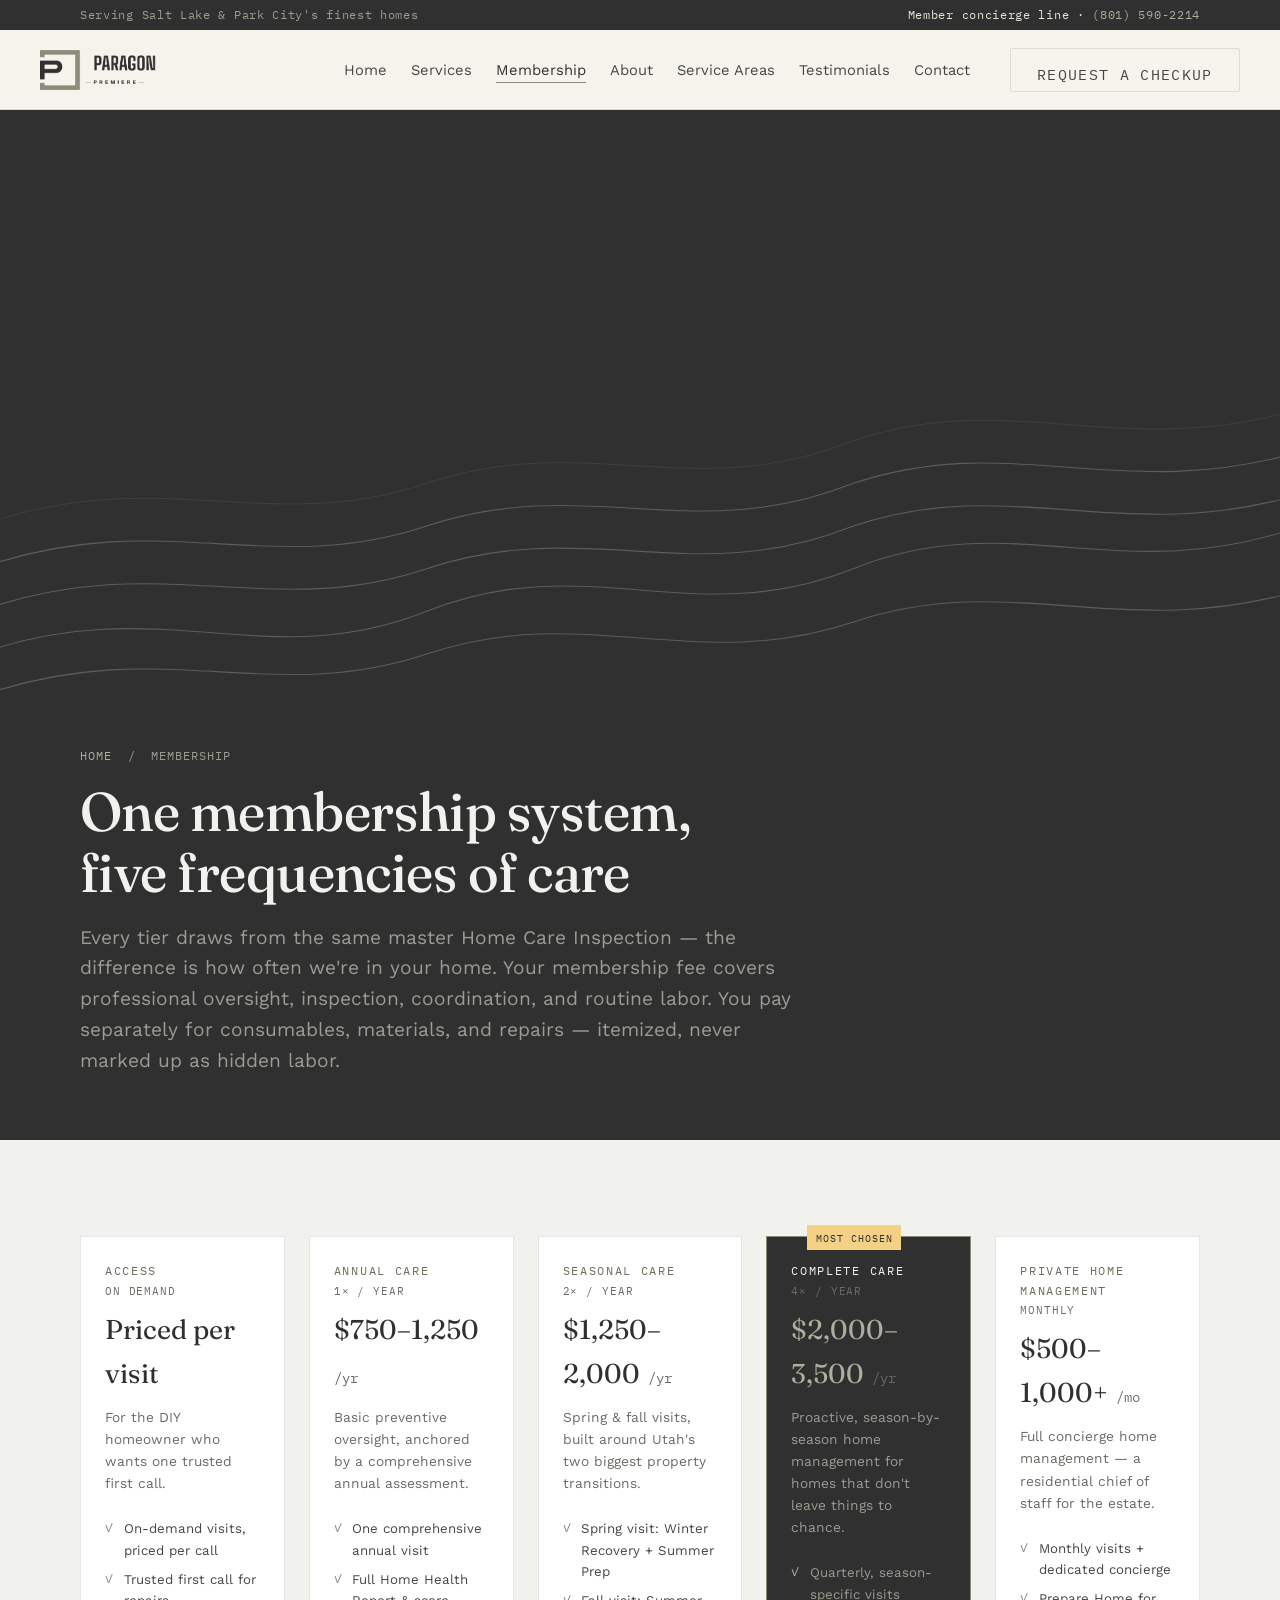
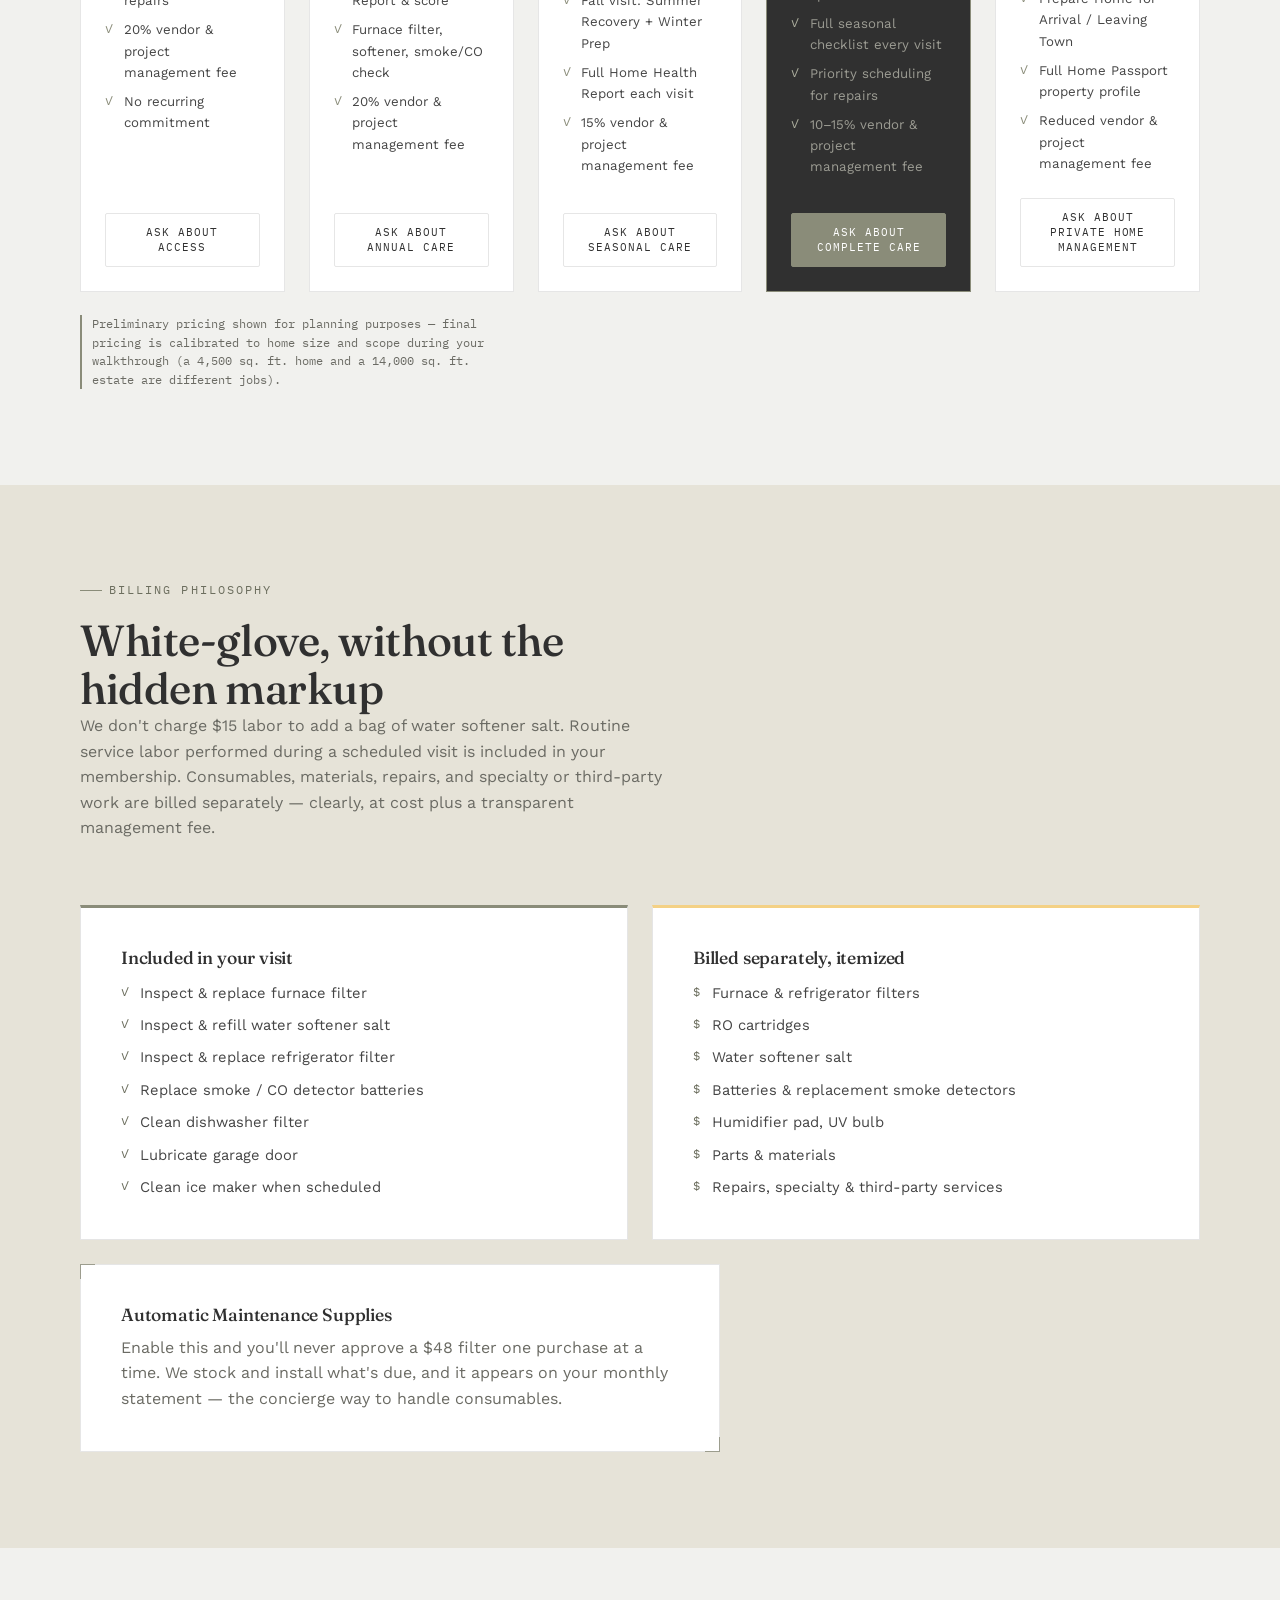
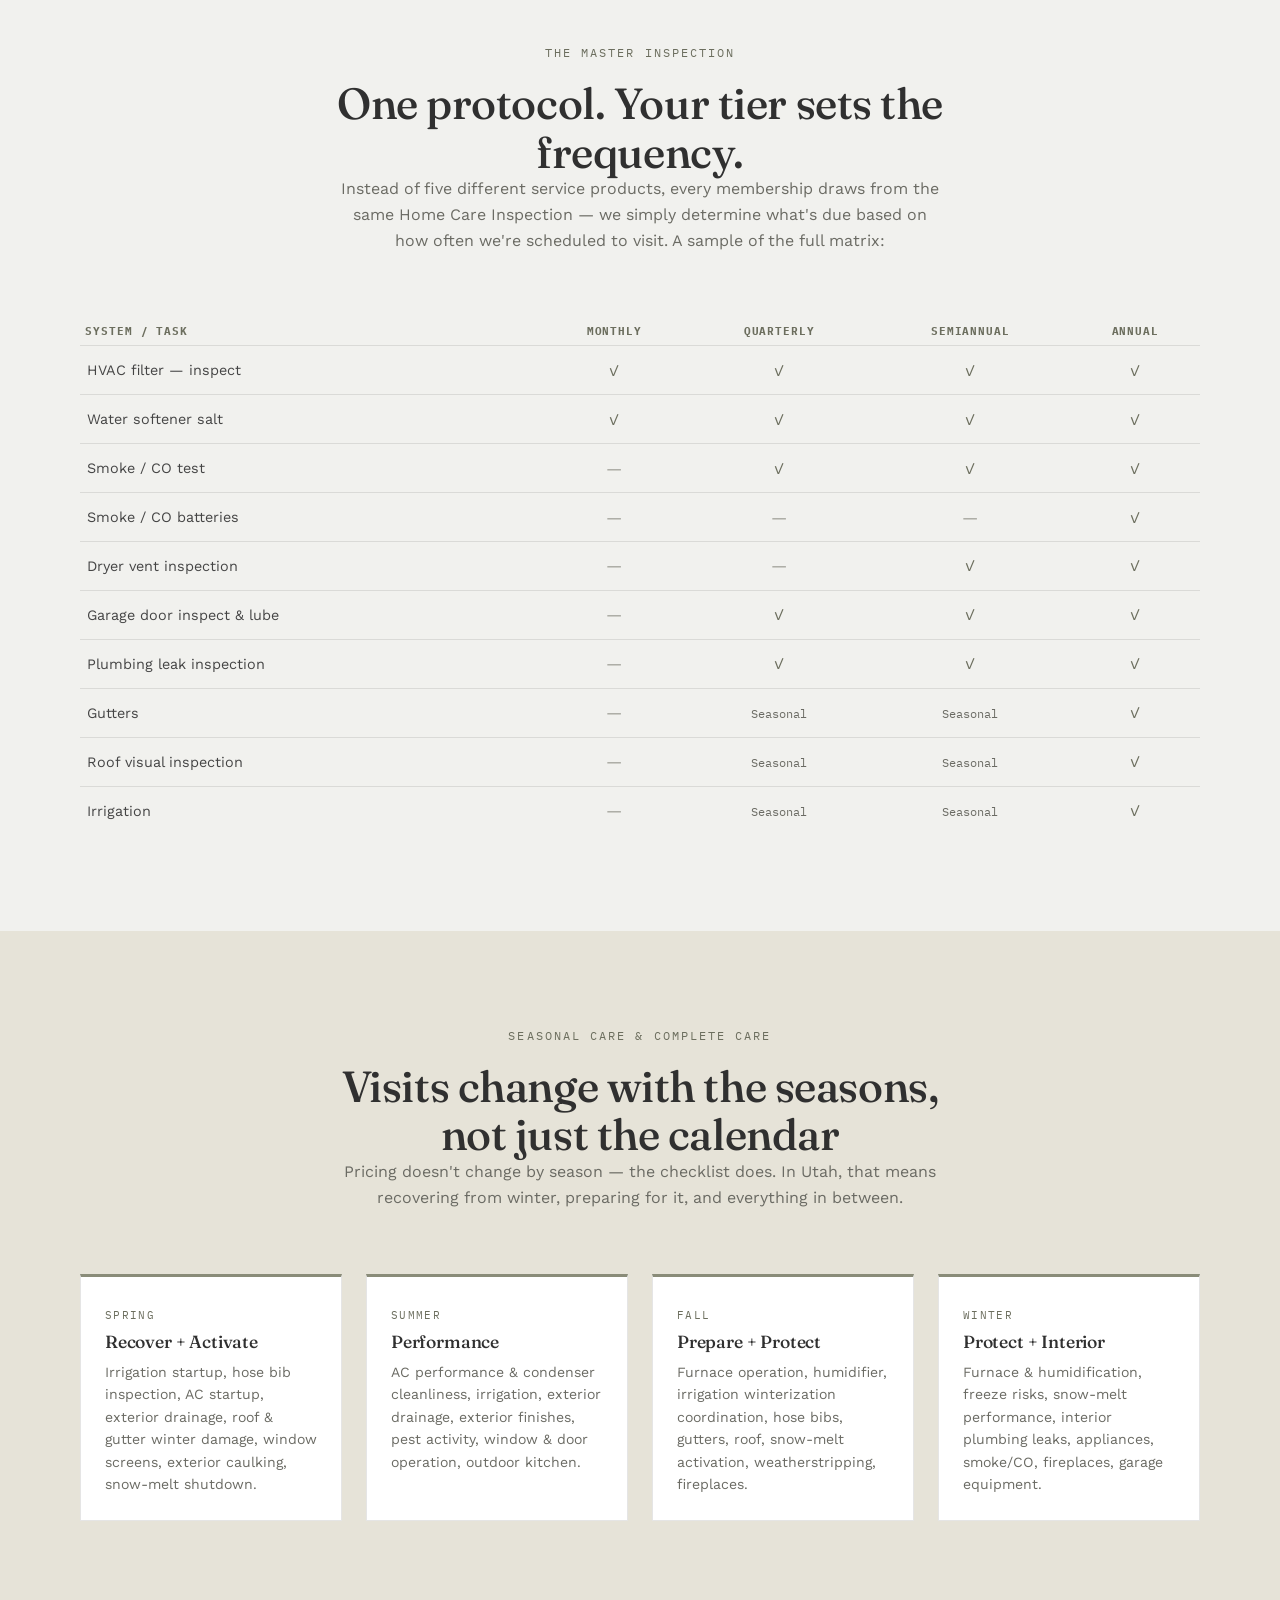
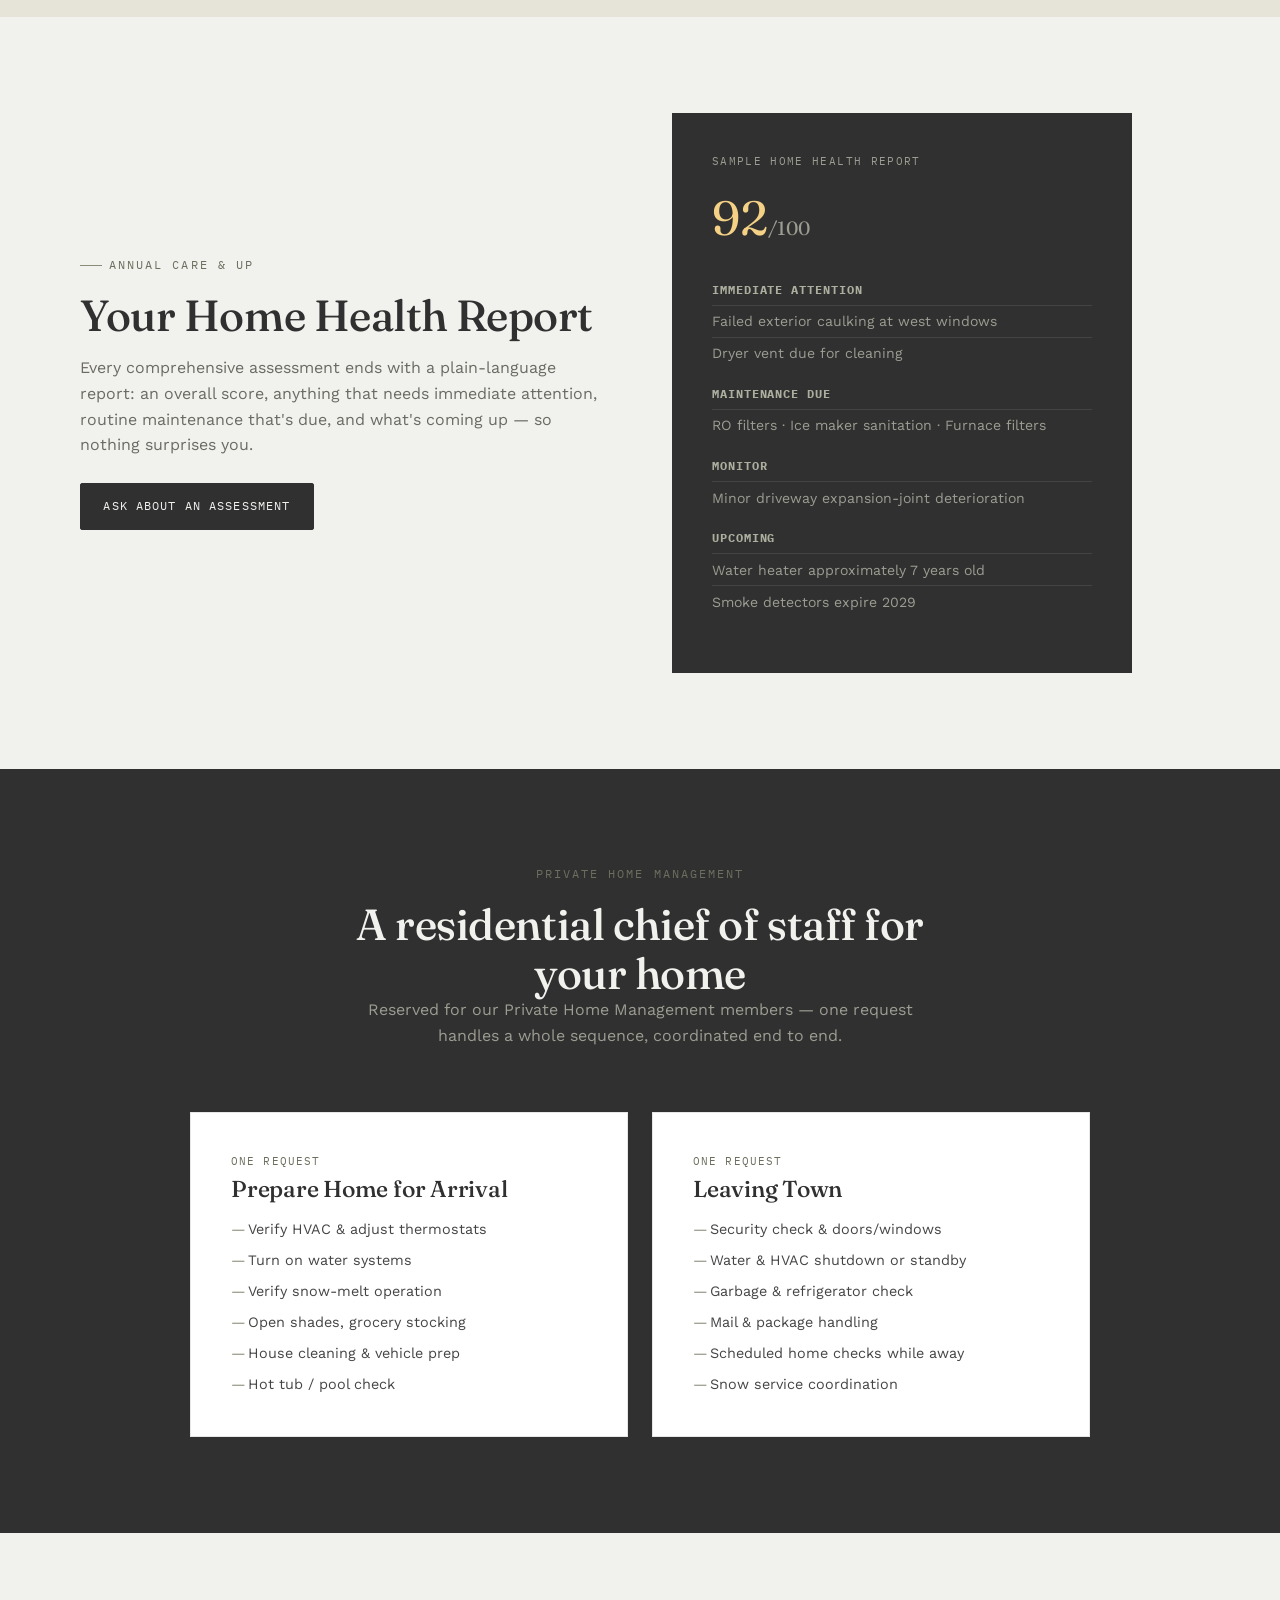
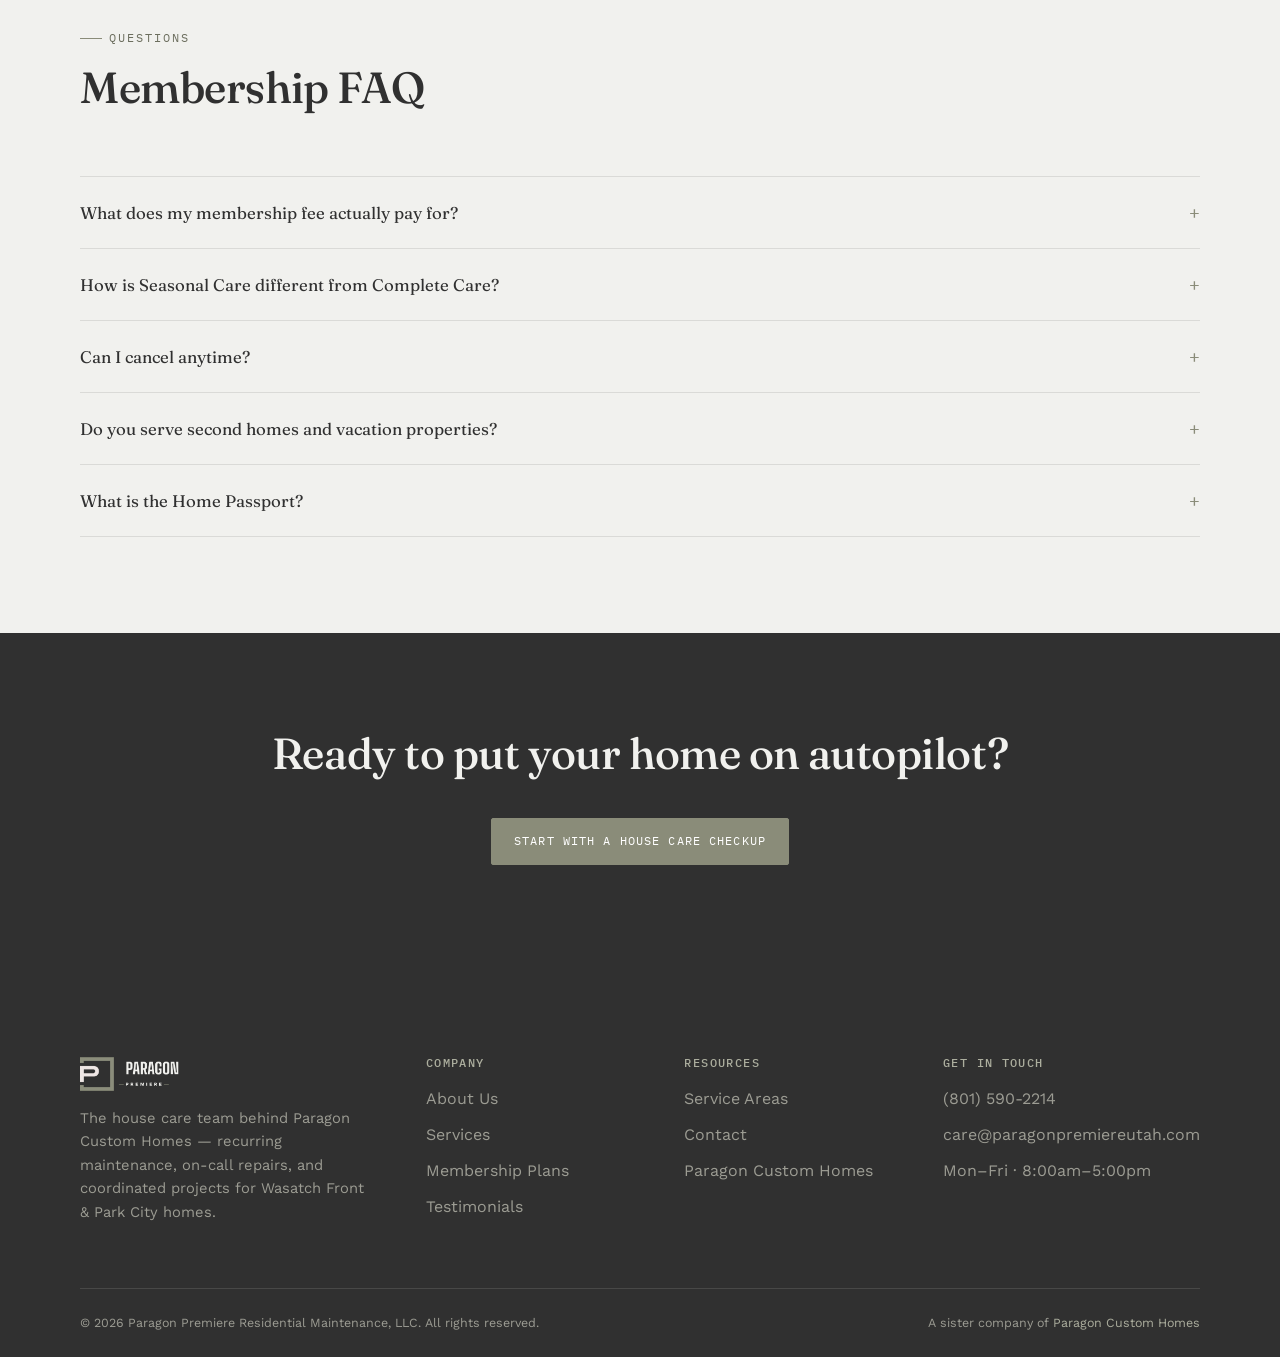
<file: membership.html>
<!DOCTYPE html>
<html lang="en">
<head>
<meta charset="UTF-8">
<meta name="viewport" content="width=device-width, initial-scale=1.0">
<title>Membership Plans | Paragon Premiere Residential Maintenance</title>
<meta name="description" content="Compare Access, Annual Care, Seasonal Care, Complete Care, and Private Home Management membership tiers.">
<link rel="preconnect" href="https://fonts.googleapis.com">
<link rel="preconnect" href="https://fonts.gstatic.com" crossorigin>
<link href="https://fonts.googleapis.com/css2?family=Fraunces:opsz,wght@9..144,400..600&family=Work+Sans:wght@400;500;600&family=IBM+Plex+Mono:wght@400;500&display=swap" rel="stylesheet">
<link rel="icon" type="image/png" href="images/favicon.png">
<link rel="stylesheet" href="css/styles.css">
</head>
<body>
<div class="top-bar">
  <div class="container">
    <span class="top-bar-areas">Serving Salt Lake &amp; Park City's finest homes</span>
    <span>Member concierge line · <a href="tel:18015902214">(801) 590-2214</a></span>
  </div>
</div>
<header class="site-header">
  <div class="container nav-wrap">
    <a href="index.html" class="logo-lockup">
      <img class="site-logo-img" src="images/logo_premiere_horizontal_light.png" alt="Paragon Premiere Residential Maintenance">
    </a>
    <nav class="main-nav">
      <ul>
          <li><a href="index.html">Home</a></li>
          <li><a href="services.html">Services</a></li>
          <li><a href="membership.html" class="active">Membership</a></li>
          <li><a href="about.html">About</a></li>
          <li><a href="service-areas.html">Service Areas</a></li>
          <li><a href="testimonials.html">Testimonials</a></li>
          <li><a href="contact.html">Contact</a></li>
      </ul>
      <div class="nav-cta">
        <a href="contact.html" class="btn btn-outline">Request a Checkup</a>
      </div>
    </nav>
    <button class="nav-toggle" aria-label="Toggle menu" aria-expanded="false">
      <span></span><span></span><span></span>
    </button>
  </div>
</header>
<section class="page-header">
  <svg class="contour-svg" viewBox="0 0 1200 500" preserveAspectRatio="none" xmlns="http://www.w3.org/2000/svg">
  <g stroke="#8A8C79" stroke-width="1" fill="none" opacity="0.5">
    <path d="M-20,420 C150,360 250,440 400,380 C550,320 650,400 800,340 C950,280 1050,360 1220,300"/>
    <path d="M-20,460 C150,400 250,470 400,420 C550,370 650,440 800,390 C950,340 1050,410 1220,360"/>
    <path d="M-20,380 C150,320 250,390 400,340 C550,290 650,360 800,300 C950,250 1050,320 1220,270"/>
    <path d="M-20,340 C150,280 250,350 400,300 C550,250 650,320 800,260 C950,210 1050,280 1220,230"/>
  </g>
  <g stroke="#8A8C79" stroke-width="0.6" fill="none" opacity="0.28">
    <path d="M-20,300 C150,240 250,310 400,260 C550,210 650,280 800,220 C950,170 1050,240 1220,190"/>
  </g>
</svg>
  <div class="container">
    <div class="breadcrumb"><a href="index.html">Home</a> &nbsp;/&nbsp; Membership</div>
    <h1>One membership system, five frequencies of care</h1>
    <p class="lede" style="margin-top:1em;max-width:60ch">Every tier draws from the same master Home Care Inspection &mdash; the difference is how often we're in your home. Your membership fee covers professional oversight, inspection, coordination, and routine labor. You pay separately for consumables, materials, and repairs &mdash; itemized, never marked up as hidden labor.</p>
  </div>
</section>

<section class="section">
  <div class="container">
    <div class="grid grid-5">
      <div class="tier-card compact">
        
        <span class="tier-name">Access</span>
        <div class="tier-freq">On Demand</div>
        <div class="price">Priced per visit<span class="per"> </span></div>
        <p class="tier-desc">For the DIY homeowner who wants one trusted first call.</p>
        <ul>
          <li>On-demand visits, priced per call</li>
          <li>Trusted first call for repairs</li>
          <li>20% vendor &amp; project management fee</li>
          <li>No recurring commitment</li>
        </ul>
        <a href="contact.html?tier=Access" class="btn btn-outline">Ask about Access</a>
      </div>
      <div class="tier-card compact">
        
        <span class="tier-name">Annual Care</span>
        <div class="tier-freq">1&times; / Year</div>
        <div class="price">$750&ndash;1,250<span class="per"> /yr</span></div>
        <p class="tier-desc">Basic preventive oversight, anchored by a comprehensive annual assessment.</p>
        <ul>
          <li>One comprehensive annual visit</li>
          <li>Full Home Health Report &amp; score</li>
          <li>Furnace filter, softener, smoke/CO check</li>
          <li>20% vendor &amp; project management fee</li>
        </ul>
        <a href="contact.html?tier=Annual+Care" class="btn btn-outline">Ask about Annual Care</a>
      </div>
      <div class="tier-card compact">
        
        <span class="tier-name">Seasonal Care</span>
        <div class="tier-freq">2&times; / Year</div>
        <div class="price">$1,250&ndash;2,000<span class="per"> /yr</span></div>
        <p class="tier-desc">Spring &amp; fall visits, built around Utah's two biggest property transitions.</p>
        <ul>
          <li>Spring visit: Winter Recovery + Summer Prep</li>
          <li>Fall visit: Summer Recovery + Winter Prep</li>
          <li>Full Home Health Report each visit</li>
          <li>15% vendor &amp; project management fee</li>
        </ul>
        <a href="contact.html?tier=Seasonal+Care" class="btn btn-outline">Ask about Seasonal Care</a>
      </div>
      <div class="tier-card featured compact">
        <span class="featured-flag">Most Chosen</span>
        <span class="tier-name">Complete Care</span>
        <div class="tier-freq">4&times; / Year</div>
        <div class="price">$2,000&ndash;3,500<span class="per"> /yr</span></div>
        <p class="tier-desc">Proactive, season-by-season home management for homes that don't leave things to chance.</p>
        <ul>
          <li>Quarterly, season-specific visits</li>
          <li>Full seasonal checklist every visit</li>
          <li>Priority scheduling for repairs</li>
          <li>10&ndash;15% vendor &amp; project management fee</li>
        </ul>
        <a href="contact.html?tier=Complete+Care" class="btn btn-brass">Ask about Complete Care</a>
      </div>
      <div class="tier-card compact">
        
        <span class="tier-name">Private Home Management</span>
        <div class="tier-freq">Monthly</div>
        <div class="price">$500&ndash;1,000+<span class="per"> /mo</span></div>
        <p class="tier-desc">Full concierge home management &mdash; a residential chief of staff for the estate.</p>
        <ul>
          <li>Monthly visits + dedicated concierge</li>
          <li>Prepare Home for Arrival / Leaving Town</li>
          <li>Full Home Passport property profile</li>
          <li>Reduced vendor &amp; project management fee</li>
        </ul>
        <a href="contact.html?tier=Private+Home+Management" class="btn btn-outline">Ask about Private Home Management</a>
      </div>
    </div>
    <p class="note-inline" style="margin-top:2em">Preliminary pricing shown for planning purposes &mdash; final pricing is calibrated to home size and scope during your walkthrough (a 4,500 sq. ft. home and a 14,000 sq. ft. estate are different jobs).</p>
  </div>
</section>

<section class="section section-panel">
  <div class="container">
    <div class="section-head">
      <div class="eyebrow">Billing philosophy</div>
      <h2>White-glove, without the hidden markup</h2>
      <p>We don't charge $15 labor to add a bag of water softener salt. Routine service labor performed during a scheduled visit is included in your membership. Consumables, materials, repairs, and specialty or third-party work are billed separately &mdash; clearly, at cost plus a transparent management fee.</p>
    </div>
    <div class="billing-split">
      <div class="billing-col included">
        <h4>Included in your visit</h4>
        <ul>
          <li>Inspect &amp; replace furnace filter</li>
          <li>Inspect &amp; refill water softener salt</li>
          <li>Inspect &amp; replace refrigerator filter</li>
          <li>Replace smoke / CO detector batteries</li>
          <li>Clean dishwasher filter</li>
          <li>Lubricate garage door</li>
          <li>Clean ice maker when scheduled</li>
        </ul>
      </div>
      <div class="billing-col extra">
        <h4>Billed separately, itemized</h4>
        <ul>
          <li>Furnace &amp; refrigerator filters</li>
          <li>RO cartridges</li>
          <li>Water softener salt</li>
          <li>Batteries &amp; replacement smoke detectors</li>
          <li>Humidifier pad, UV bulb</li>
          <li>Parts &amp; materials</li>
          <li>Repairs, specialty &amp; third-party services</li>
        </ul>
      </div>
    </div>
    <div class="pillar-card tick-frame" style="margin-top:var(--space-3);max-width:640px">
      <h4>Automatic Maintenance Supplies</h4>
      <p style="margin-top:0.6em">Enable this and you'll never approve a $48 filter one purchase at a time. We stock and install what's due, and it appears on your monthly statement &mdash; the concierge way to handle consumables.</p>
    </div>
  </div>
</section>

<section class="section">
  <div class="container">
    <div class="section-head center">
      <div class="eyebrow">The master inspection</div>
      <h2>One protocol. Your tier sets the frequency.</h2>
      <p style="margin:0 auto">Instead of five different service products, every membership draws from the same Home Care Inspection &mdash; we simply determine what's due based on how often we're scheduled to visit. A sample of the full matrix:</p>
    </div>
    <div style="overflow-x:auto">
    <table style="width:100%;border-collapse:collapse;min-width:560px">
      <thead>
        <tr>
          <th style="text-align:left;padding:0.5em;font-family:var(--font-mono);font-size:0.68rem;letter-spacing:0.08em;text-transform:uppercase;color:var(--brass-dark)">System / Task</th>
          <th style="padding:0.5em;font-family:var(--font-mono);font-size:0.68rem;letter-spacing:0.08em;text-transform:uppercase;color:var(--brass-dark)">Monthly</th>
          <th style="padding:0.5em;font-family:var(--font-mono);font-size:0.68rem;letter-spacing:0.08em;text-transform:uppercase;color:var(--brass-dark)">Quarterly</th>
          <th style="padding:0.5em;font-family:var(--font-mono);font-size:0.68rem;letter-spacing:0.08em;text-transform:uppercase;color:var(--brass-dark)">Semiannual</th>
          <th style="padding:0.5em;font-family:var(--font-mono);font-size:0.68rem;letter-spacing:0.08em;text-transform:uppercase;color:var(--brass-dark)">Annual</th>
        </tr>
      </thead>
      <tbody>
      <tr>
        <td style="padding:0.7em 0.5em;font-size:0.9rem;color:var(--ink-soft);border-top:1px solid var(--line)">HVAC filter &mdash; inspect</td>
        <td style="padding:0.7em 0.5em;text-align:center;border-top:1px solid var(--line)"><span style="color:var(--brass-dark);font-family:var(--font-mono)">&#10003;</span></td>
        <td style="padding:0.7em 0.5em;text-align:center;border-top:1px solid var(--line)"><span style="color:var(--brass-dark);font-family:var(--font-mono)">&#10003;</span></td>
        <td style="padding:0.7em 0.5em;text-align:center;border-top:1px solid var(--line)"><span style="color:var(--brass-dark);font-family:var(--font-mono)">&#10003;</span></td>
        <td style="padding:0.7em 0.5em;text-align:center;border-top:1px solid var(--line)"><span style="color:var(--brass-dark);font-family:var(--font-mono)">&#10003;</span></td>
      </tr>
      <tr>
        <td style="padding:0.7em 0.5em;font-size:0.9rem;color:var(--ink-soft);border-top:1px solid var(--line)">Water softener salt</td>
        <td style="padding:0.7em 0.5em;text-align:center;border-top:1px solid var(--line)"><span style="color:var(--brass-dark);font-family:var(--font-mono)">&#10003;</span></td>
        <td style="padding:0.7em 0.5em;text-align:center;border-top:1px solid var(--line)"><span style="color:var(--brass-dark);font-family:var(--font-mono)">&#10003;</span></td>
        <td style="padding:0.7em 0.5em;text-align:center;border-top:1px solid var(--line)"><span style="color:var(--brass-dark);font-family:var(--font-mono)">&#10003;</span></td>
        <td style="padding:0.7em 0.5em;text-align:center;border-top:1px solid var(--line)"><span style="color:var(--brass-dark);font-family:var(--font-mono)">&#10003;</span></td>
      </tr>
      <tr>
        <td style="padding:0.7em 0.5em;font-size:0.9rem;color:var(--ink-soft);border-top:1px solid var(--line)">Smoke / CO test</td>
        <td style="padding:0.7em 0.5em;text-align:center;border-top:1px solid var(--line)"><span style="color:var(--slate-light)">&mdash;</span></td>
        <td style="padding:0.7em 0.5em;text-align:center;border-top:1px solid var(--line)"><span style="color:var(--brass-dark);font-family:var(--font-mono)">&#10003;</span></td>
        <td style="padding:0.7em 0.5em;text-align:center;border-top:1px solid var(--line)"><span style="color:var(--brass-dark);font-family:var(--font-mono)">&#10003;</span></td>
        <td style="padding:0.7em 0.5em;text-align:center;border-top:1px solid var(--line)"><span style="color:var(--brass-dark);font-family:var(--font-mono)">&#10003;</span></td>
      </tr>
      <tr>
        <td style="padding:0.7em 0.5em;font-size:0.9rem;color:var(--ink-soft);border-top:1px solid var(--line)">Smoke / CO batteries</td>
        <td style="padding:0.7em 0.5em;text-align:center;border-top:1px solid var(--line)"><span style="color:var(--slate-light)">&mdash;</span></td>
        <td style="padding:0.7em 0.5em;text-align:center;border-top:1px solid var(--line)"><span style="color:var(--slate-light)">&mdash;</span></td>
        <td style="padding:0.7em 0.5em;text-align:center;border-top:1px solid var(--line)"><span style="color:var(--slate-light)">&mdash;</span></td>
        <td style="padding:0.7em 0.5em;text-align:center;border-top:1px solid var(--line)"><span style="color:var(--brass-dark);font-family:var(--font-mono)">&#10003;</span></td>
      </tr>
      <tr>
        <td style="padding:0.7em 0.5em;font-size:0.9rem;color:var(--ink-soft);border-top:1px solid var(--line)">Dryer vent inspection</td>
        <td style="padding:0.7em 0.5em;text-align:center;border-top:1px solid var(--line)"><span style="color:var(--slate-light)">&mdash;</span></td>
        <td style="padding:0.7em 0.5em;text-align:center;border-top:1px solid var(--line)"><span style="color:var(--slate-light)">&mdash;</span></td>
        <td style="padding:0.7em 0.5em;text-align:center;border-top:1px solid var(--line)"><span style="color:var(--brass-dark);font-family:var(--font-mono)">&#10003;</span></td>
        <td style="padding:0.7em 0.5em;text-align:center;border-top:1px solid var(--line)"><span style="color:var(--brass-dark);font-family:var(--font-mono)">&#10003;</span></td>
      </tr>
      <tr>
        <td style="padding:0.7em 0.5em;font-size:0.9rem;color:var(--ink-soft);border-top:1px solid var(--line)">Garage door inspect &amp; lube</td>
        <td style="padding:0.7em 0.5em;text-align:center;border-top:1px solid var(--line)"><span style="color:var(--slate-light)">&mdash;</span></td>
        <td style="padding:0.7em 0.5em;text-align:center;border-top:1px solid var(--line)"><span style="color:var(--brass-dark);font-family:var(--font-mono)">&#10003;</span></td>
        <td style="padding:0.7em 0.5em;text-align:center;border-top:1px solid var(--line)"><span style="color:var(--brass-dark);font-family:var(--font-mono)">&#10003;</span></td>
        <td style="padding:0.7em 0.5em;text-align:center;border-top:1px solid var(--line)"><span style="color:var(--brass-dark);font-family:var(--font-mono)">&#10003;</span></td>
      </tr>
      <tr>
        <td style="padding:0.7em 0.5em;font-size:0.9rem;color:var(--ink-soft);border-top:1px solid var(--line)">Plumbing leak inspection</td>
        <td style="padding:0.7em 0.5em;text-align:center;border-top:1px solid var(--line)"><span style="color:var(--slate-light)">&mdash;</span></td>
        <td style="padding:0.7em 0.5em;text-align:center;border-top:1px solid var(--line)"><span style="color:var(--brass-dark);font-family:var(--font-mono)">&#10003;</span></td>
        <td style="padding:0.7em 0.5em;text-align:center;border-top:1px solid var(--line)"><span style="color:var(--brass-dark);font-family:var(--font-mono)">&#10003;</span></td>
        <td style="padding:0.7em 0.5em;text-align:center;border-top:1px solid var(--line)"><span style="color:var(--brass-dark);font-family:var(--font-mono)">&#10003;</span></td>
      </tr>
      <tr>
        <td style="padding:0.7em 0.5em;font-size:0.9rem;color:var(--ink-soft);border-top:1px solid var(--line)">Gutters</td>
        <td style="padding:0.7em 0.5em;text-align:center;border-top:1px solid var(--line)"><span style="color:var(--slate-light)">&mdash;</span></td>
        <td style="padding:0.7em 0.5em;text-align:center;border-top:1px solid var(--line)"><span style="font-family:var(--font-mono);font-size:0.72rem;color:var(--slate)">Seasonal</span></td>
        <td style="padding:0.7em 0.5em;text-align:center;border-top:1px solid var(--line)"><span style="font-family:var(--font-mono);font-size:0.72rem;color:var(--slate)">Seasonal</span></td>
        <td style="padding:0.7em 0.5em;text-align:center;border-top:1px solid var(--line)"><span style="color:var(--brass-dark);font-family:var(--font-mono)">&#10003;</span></td>
      </tr>
      <tr>
        <td style="padding:0.7em 0.5em;font-size:0.9rem;color:var(--ink-soft);border-top:1px solid var(--line)">Roof visual inspection</td>
        <td style="padding:0.7em 0.5em;text-align:center;border-top:1px solid var(--line)"><span style="color:var(--slate-light)">&mdash;</span></td>
        <td style="padding:0.7em 0.5em;text-align:center;border-top:1px solid var(--line)"><span style="font-family:var(--font-mono);font-size:0.72rem;color:var(--slate)">Seasonal</span></td>
        <td style="padding:0.7em 0.5em;text-align:center;border-top:1px solid var(--line)"><span style="font-family:var(--font-mono);font-size:0.72rem;color:var(--slate)">Seasonal</span></td>
        <td style="padding:0.7em 0.5em;text-align:center;border-top:1px solid var(--line)"><span style="color:var(--brass-dark);font-family:var(--font-mono)">&#10003;</span></td>
      </tr>
      <tr>
        <td style="padding:0.7em 0.5em;font-size:0.9rem;color:var(--ink-soft);border-top:1px solid var(--line)">Irrigation</td>
        <td style="padding:0.7em 0.5em;text-align:center;border-top:1px solid var(--line)"><span style="color:var(--slate-light)">&mdash;</span></td>
        <td style="padding:0.7em 0.5em;text-align:center;border-top:1px solid var(--line)"><span style="font-family:var(--font-mono);font-size:0.72rem;color:var(--slate)">Seasonal</span></td>
        <td style="padding:0.7em 0.5em;text-align:center;border-top:1px solid var(--line)"><span style="font-family:var(--font-mono);font-size:0.72rem;color:var(--slate)">Seasonal</span></td>
        <td style="padding:0.7em 0.5em;text-align:center;border-top:1px solid var(--line)"><span style="color:var(--brass-dark);font-family:var(--font-mono)">&#10003;</span></td>
      </tr>
      </tbody>
    </table>
    </div>
  </div>
</section>

<section class="section section-panel">
  <div class="container">
    <div class="section-head center">
      <div class="eyebrow">Seasonal Care &amp; Complete Care</div>
      <h2>Visits change with the seasons, not just the calendar</h2>
      <p style="margin:0 auto">Pricing doesn't change by season &mdash; the checklist does. In Utah, that means recovering from winter, preparing for it, and everything in between.</p>
    </div>
    <div class="grid grid-4">
      <div class="season-card">
        <span class="season-label">Spring</span>
        <h4>Recover + Activate</h4>
        <p>Irrigation startup, hose bib inspection, AC startup, exterior drainage, roof &amp; gutter winter damage, window screens, exterior caulking, snow-melt shutdown.</p>
      </div>
      <div class="season-card">
        <span class="season-label">Summer</span>
        <h4>Performance</h4>
        <p>AC performance &amp; condenser cleanliness, irrigation, exterior drainage, exterior finishes, pest activity, window &amp; door operation, outdoor kitchen.</p>
      </div>
      <div class="season-card">
        <span class="season-label">Fall</span>
        <h4>Prepare + Protect</h4>
        <p>Furnace operation, humidifier, irrigation winterization coordination, hose bibs, gutters, roof, snow-melt activation, weatherstripping, fireplaces.</p>
      </div>
      <div class="season-card">
        <span class="season-label">Winter</span>
        <h4>Protect + Interior</h4>
        <p>Furnace &amp; humidification, freeze risks, snow-melt performance, interior plumbing leaks, appliances, smoke/CO, fireplaces, garage equipment.</p>
      </div>
    </div>
  </div>
</section>

<section class="section">
  <div class="container">
    <div class="split">
      <div>
        <div class="eyebrow">Annual Care &amp; up</div>
        <h2>Your Home Health Report</h2>
        <p style="margin-top:1em">Every comprehensive assessment ends with a plain-language report: an overall score, anything that needs immediate attention, routine maintenance that's due, and what's coming up &mdash; so nothing surprises you.</p>
        <a href="contact.html" class="btn btn-primary" style="margin-top:2em">Ask about an assessment</a>
      </div>
      <div class="health-report">
        <div class="hr-label">Sample Home Health Report</div>
        <div class="hr-score">92<span>/100</span></div>
        <div class="hr-section">
          <h5>Immediate Attention</h5>
          <ul>
            <li>Failed exterior caulking at west windows</li>
            <li>Dryer vent due for cleaning</li>
          </ul>
        </div>
        <div class="hr-section">
          <h5>Maintenance Due</h5>
          <ul>
            <li>RO filters &middot; Ice maker sanitation &middot; Furnace filters</li>
          </ul>
        </div>
        <div class="hr-section">
          <h5>Monitor</h5>
          <ul>
            <li>Minor driveway expansion-joint deterioration</li>
          </ul>
        </div>
        <div class="hr-section">
          <h5>Upcoming</h5>
          <ul>
            <li>Water heater approximately 7 years old</li>
            <li>Smoke detectors expire 2029</li>
          </ul>
        </div>
      </div>
    </div>
  </div>
</section>

<section class="section section-dark">
  <div class="container">
    <div class="section-head center">
      <div class="eyebrow">Private Home Management</div>
      <h2>A residential chief of staff for your home</h2>
      <p style="margin:0 auto">Reserved for our Private Home Management members &mdash; one request handles a whole sequence, coordinated end to end.</p>
    </div>
    <div class="grid grid-2" style="max-width:900px;margin:0 auto">
      <div class="concierge-card">
        <div class="cc-label">One Request</div>
        <h3>Prepare Home for Arrival</h3>
        <ul>
          <li>Verify HVAC &amp; adjust thermostats</li>
          <li>Turn on water systems</li>
          <li>Verify snow-melt operation</li>
          <li>Open shades, grocery stocking</li>
          <li>House cleaning &amp; vehicle prep</li>
          <li>Hot tub / pool check</li>
        </ul>
      </div>
      <div class="concierge-card">
        <div class="cc-label">One Request</div>
        <h3>Leaving Town</h3>
        <ul>
          <li>Security check &amp; doors/windows</li>
          <li>Water &amp; HVAC shutdown or standby</li>
          <li>Garbage &amp; refrigerator check</li>
          <li>Mail &amp; package handling</li>
          <li>Scheduled home checks while away</li>
          <li>Snow service coordination</li>
        </ul>
      </div>
    </div>
  </div>
</section>

<section class="section">
  <div class="container">
    <div class="section-head">
      <div class="eyebrow">Questions</div>
      <h2>Membership FAQ</h2>
    </div>
    <div>
  <div class="faq-item">
    <button class="faq-q"><span>What does my membership fee actually pay for?</span><span class="plus">+</span></button>
    <div class="faq-a"><p>Professional oversight, inspection, coordination, and the routine labor performed during your scheduled visit. It does not cover consumables (filters, salt, batteries), parts, materials, or repair work &mdash; those are itemized and billed separately so the experience stays transparent, not padded with small labor charges.</p></div>
  </div>
  <div class="faq-item">
    <button class="faq-q"><span>How is Seasonal Care different from Complete Care?</span><span class="plus">+</span></button>
    <div class="faq-a"><p>Seasonal Care visits you twice a year, timed around Utah's two biggest property transitions (spring and fall). Complete Care visits quarterly, so you get a checklist tuned to all four seasons &mdash; Recover, Perform, Prepare, and Protect.</p></div>
  </div>
  <div class="faq-item">
    <button class="faq-q"><span>Can I cancel anytime?</span><span class="plus">+</span></button>
    <div class="faq-a"><p>Yes. There's no long-term contract &mdash; give us 30 days' notice and your membership will end at the close of the current billing cycle.</p></div>
  </div>
  <div class="faq-item">
    <button class="faq-q"><span>Do you serve second homes and vacation properties?</span><span class="plus">+</span></button>
    <div class="faq-a"><p>Yes &mdash; it's one of the most common reasons Park City homeowners choose Private Home Management. Prepare Home for Arrival and Leaving Town requests are built specifically for part-time residents.</p></div>
  </div>
  <div class="faq-item">
    <button class="faq-q"><span>What is the Home Passport?</span><span class="plus">+</span></button>
    <div class="faq-a"><p>A digital profile of your property &mdash; HVAC equipment and serial numbers, every filter and its size, water heater age, paint colors, flooring, fixtures, warranties, and service history. Once it's built, your technician doesn't have to figure it out every visit.</p></div>
  </div>
    </div>
  </div>
</section>

<section class="cta-band">
  <div class="container">
    <h2>Ready to put your home on autopilot?</h2>
    <div class="cta-actions">
      <a href="contact.html" class="btn btn-brass">Start with a House Care Checkup</a>
    </div>
  </div>
</section>
<footer class="site-footer">
  <div class="container">
    <div class="footer-grid">
      <div>
        <div class="footer-logo">
          <img class="site-logo-img" src="images/logo_premiere_horizontal_dark.png" alt="Paragon Premiere Residential Maintenance">
        </div>
        <p class="footer-tagline">The house care team behind Paragon Custom Homes — recurring maintenance, on-call repairs, and coordinated projects for Wasatch Front &amp; Park City homes.</p>
      </div>
      <div>
        <h4>Company</h4>
        <ul>
          <li><a href="about.html">About Us</a></li>
          <li><a href="services.html">Services</a></li>
          <li><a href="membership.html">Membership Plans</a></li>
          <li><a href="testimonials.html">Testimonials</a></li>
        </ul>
      </div>
      <div>
        <h4>Resources</h4>
        <ul>
          <li><a href="service-areas.html">Service Areas</a></li>
          <li><a href="contact.html">Contact</a></li>
          <li><a href="https://paragonhomesutah.com/" target="_blank" rel="noopener">Paragon Custom Homes</a></li>
        </ul>
      </div>
      <div>
        <h4>Get in Touch</h4>
        <ul>
          <li><a href="tel:18015902214">(801) 590-2214</a></li>
          <li><a href="mailto:care@paragonpremiereutah.com">care@paragonpremiereutah.com</a></li>
          <li>Mon&ndash;Fri &middot; 8:00am&ndash;5:00pm</li>
        </ul>
      </div>
    </div>
    <div class="footer-bottom">
      <span>&copy; <span class="js-year">2026</span> Paragon Premiere Residential Maintenance, LLC. All rights reserved.</span>
      <span>A sister company of <a href="https://paragonhomesutah.com/" target="_blank" rel="noopener" style="color:var(--brass-light)">Paragon Custom Homes</a></span>
    </div>
  </div>
</footer>
<script src="js/main.js"></script>
</body>
</html>
</file>
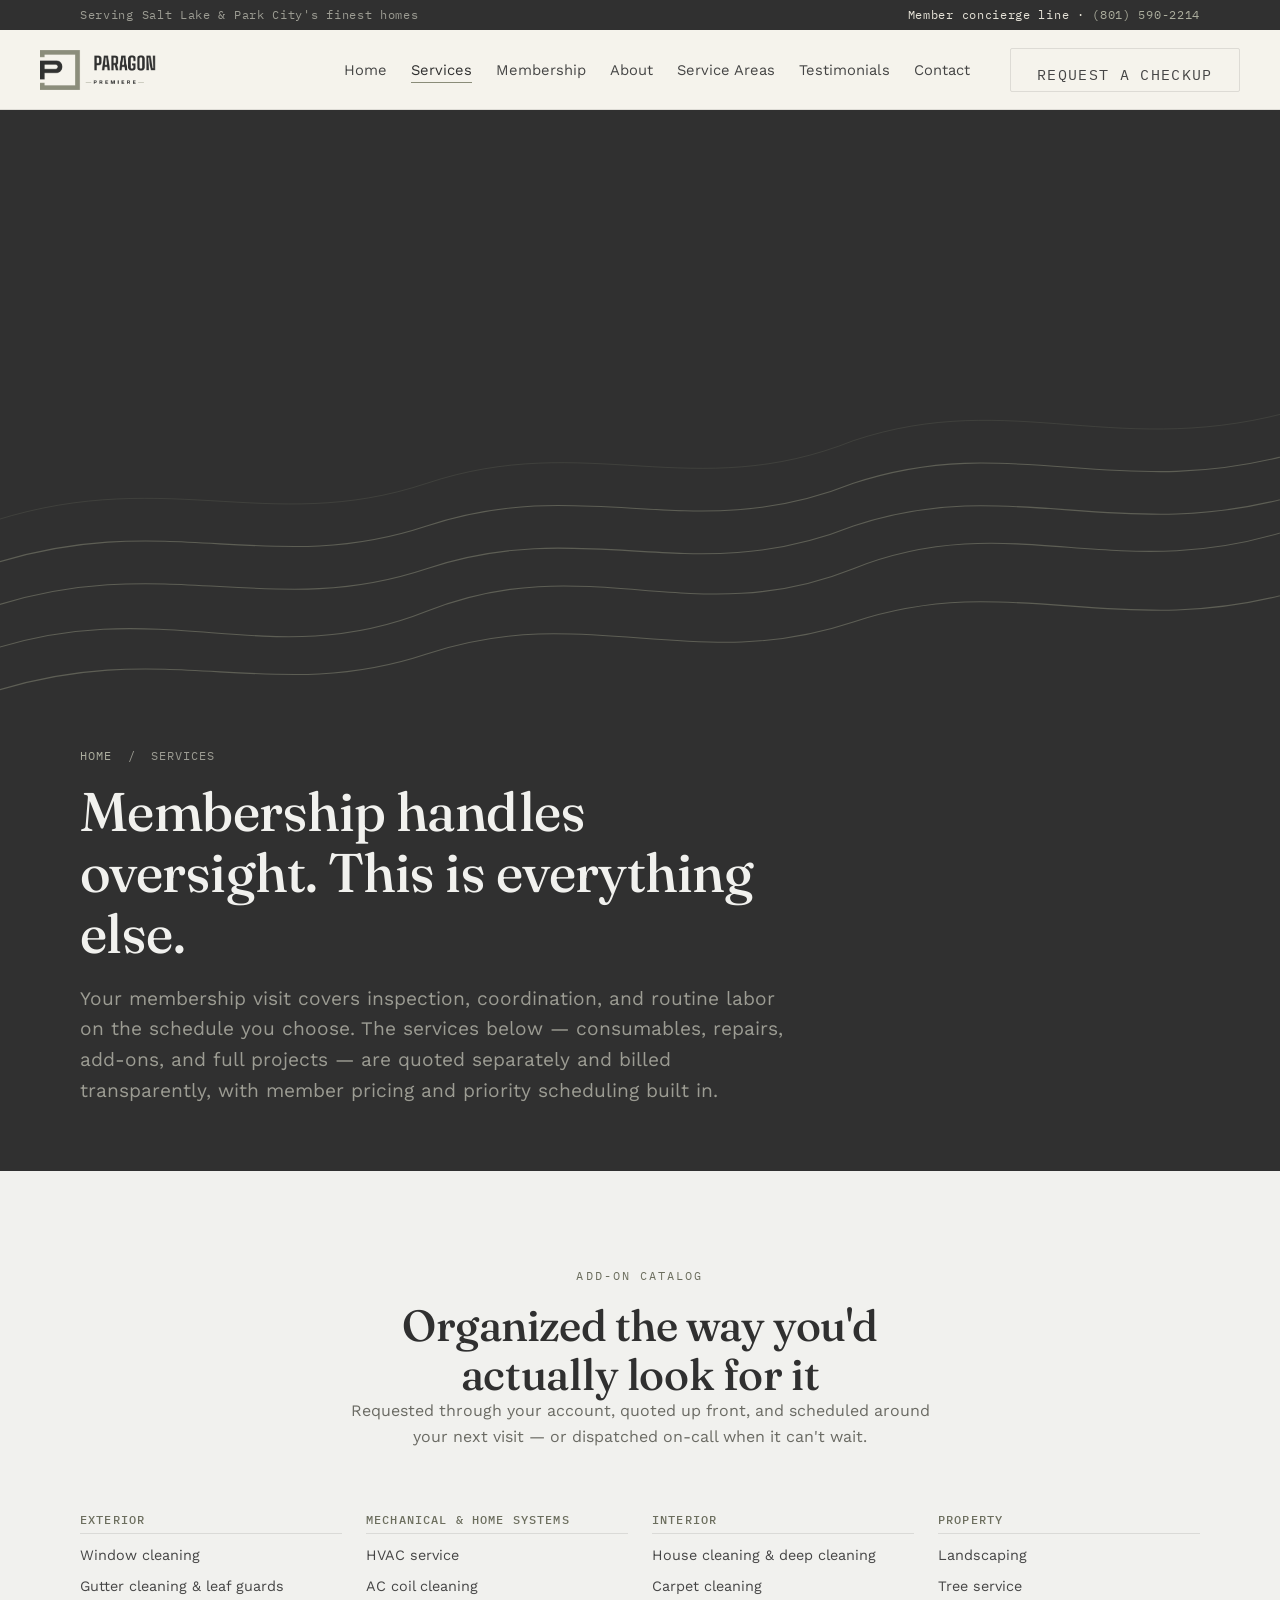
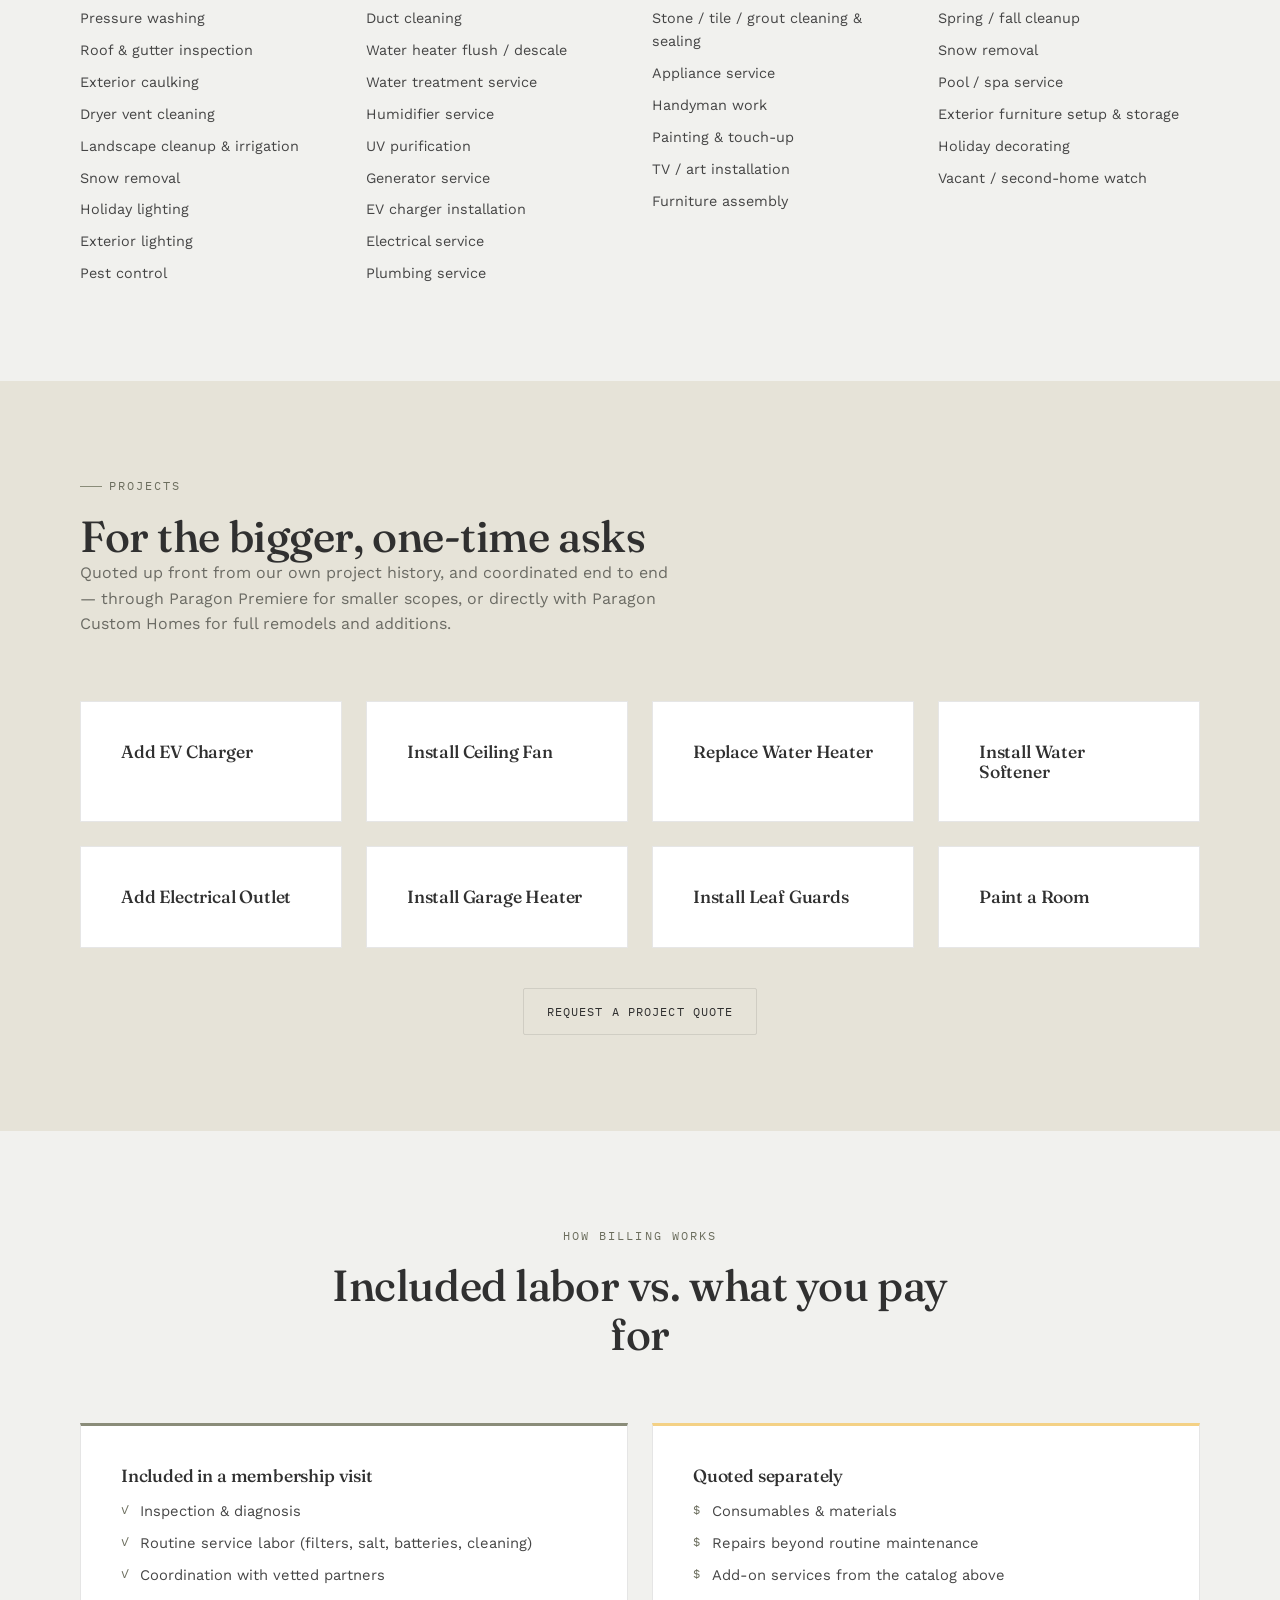
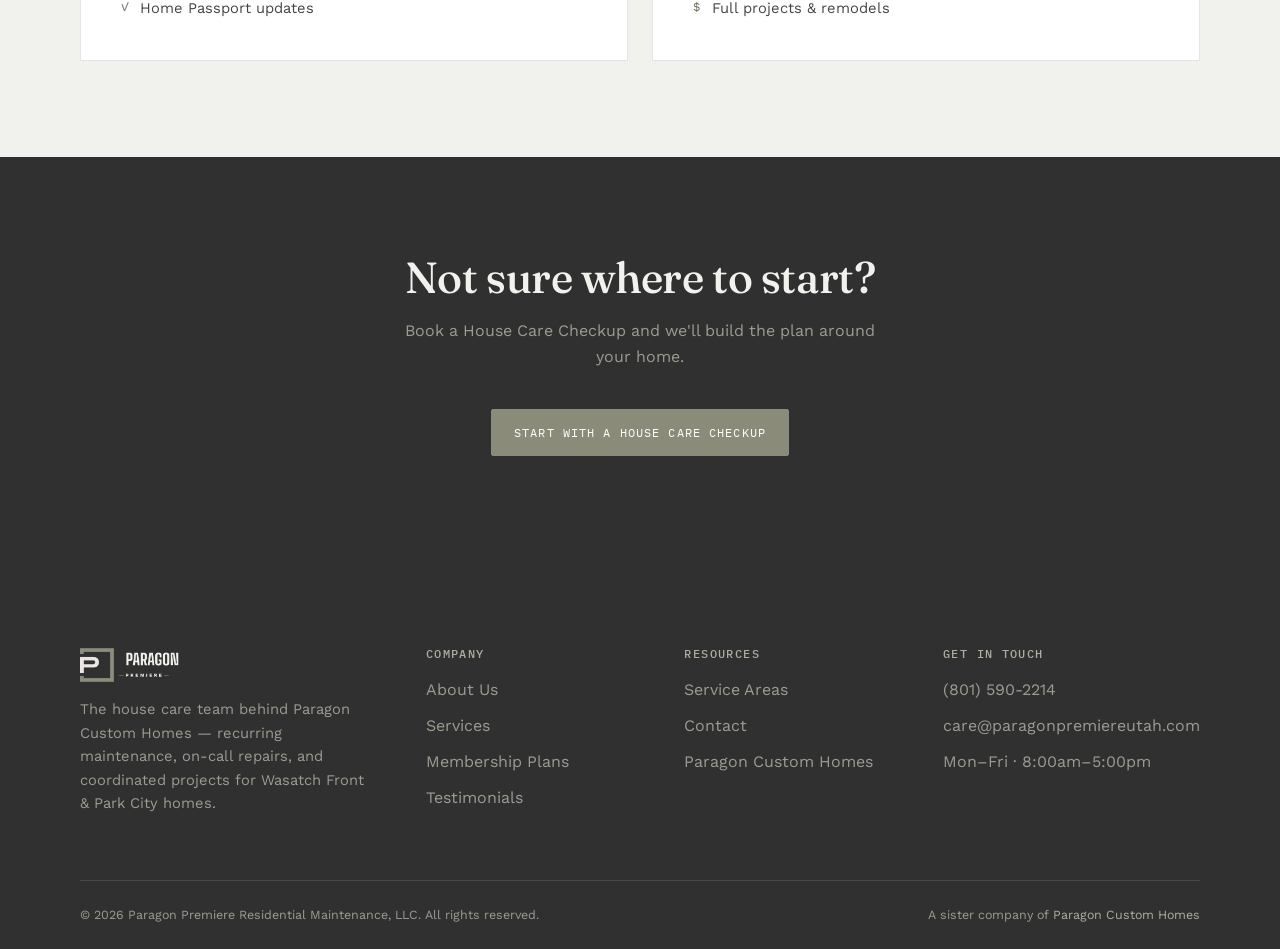
<file: services.html>
<!DOCTYPE html>
<html lang="en">
<head>
<meta charset="UTF-8">
<meta name="viewport" content="width=device-width, initial-scale=1.0">
<title>Services | Paragon Premiere Residential Maintenance</title>
<meta name="description" content="The full add-on catalog and project services available to Paragon Premiere members and clients in Salt Lake City and Park City.">
<link rel="preconnect" href="https://fonts.googleapis.com">
<link rel="preconnect" href="https://fonts.gstatic.com" crossorigin>
<link href="https://fonts.googleapis.com/css2?family=Fraunces:opsz,wght@9..144,400..600&family=Work+Sans:wght@400;500;600&family=IBM+Plex+Mono:wght@400;500&display=swap" rel="stylesheet">
<link rel="icon" type="image/png" href="images/favicon.png">
<link rel="stylesheet" href="css/styles.css">
</head>
<body>
<div class="top-bar">
  <div class="container">
    <span class="top-bar-areas">Serving Salt Lake &amp; Park City's finest homes</span>
    <span>Member concierge line · <a href="tel:18015902214">(801) 590-2214</a></span>
  </div>
</div>
<header class="site-header">
  <div class="container nav-wrap">
    <a href="index.html" class="logo-lockup">
      <img class="site-logo-img" src="images/logo_premiere_horizontal_light.png" alt="Paragon Premiere Residential Maintenance">
    </a>
    <nav class="main-nav">
      <ul>
          <li><a href="index.html">Home</a></li>
          <li><a href="services.html" class="active">Services</a></li>
          <li><a href="membership.html">Membership</a></li>
          <li><a href="about.html">About</a></li>
          <li><a href="service-areas.html">Service Areas</a></li>
          <li><a href="testimonials.html">Testimonials</a></li>
          <li><a href="contact.html">Contact</a></li>
      </ul>
      <div class="nav-cta">
        <a href="contact.html" class="btn btn-outline">Request a Checkup</a>
      </div>
    </nav>
    <button class="nav-toggle" aria-label="Toggle menu" aria-expanded="false">
      <span></span><span></span><span></span>
    </button>
  </div>
</header>
<section class="page-header">
  <svg class="contour-svg" viewBox="0 0 1200 500" preserveAspectRatio="none" xmlns="http://www.w3.org/2000/svg">
  <g stroke="#8A8C79" stroke-width="1" fill="none" opacity="0.5">
    <path d="M-20,420 C150,360 250,440 400,380 C550,320 650,400 800,340 C950,280 1050,360 1220,300"/>
    <path d="M-20,460 C150,400 250,470 400,420 C550,370 650,440 800,390 C950,340 1050,410 1220,360"/>
    <path d="M-20,380 C150,320 250,390 400,340 C550,290 650,360 800,300 C950,250 1050,320 1220,270"/>
    <path d="M-20,340 C150,280 250,350 400,300 C550,250 650,320 800,260 C950,210 1050,280 1220,230"/>
  </g>
  <g stroke="#8A8C79" stroke-width="0.6" fill="none" opacity="0.28">
    <path d="M-20,300 C150,240 250,310 400,260 C550,210 650,280 800,220 C950,170 1050,240 1220,190"/>
  </g>
</svg>
  <div class="container">
    <div class="breadcrumb"><a href="index.html">Home</a> &nbsp;/&nbsp; Services</div>
    <h1>Membership handles oversight. This is everything else.</h1>
    <p class="lede" style="margin-top:1em;max-width:60ch">Your membership visit covers inspection, coordination, and routine labor on the schedule you choose. The services below &mdash; consumables, repairs, add-ons, and full projects &mdash; are quoted separately and billed transparently, with member pricing and priority scheduling built in.</p>
  </div>
</section>

<section class="section">
  <div class="container">
    <div class="section-head center">
      <div class="eyebrow">Add-on catalog</div>
      <h2>Organized the way you'd actually look for it</h2>
      <p style="margin:0 auto">Requested through your account, quoted up front, and scheduled around your next visit &mdash; or dispatched on-call when it can't wait.</p>
    </div>
    <div class="grid grid-4">
    <div class="catalog-col">
      <h4>Exterior</h4>
      <ul>
        <li>Window cleaning</li>
        <li>Gutter cleaning &amp; leaf guards</li>
        <li>Pressure washing</li>
        <li>Roof &amp; gutter inspection</li>
        <li>Exterior caulking</li>
        <li>Dryer vent cleaning</li>
        <li>Landscape cleanup &amp; irrigation</li>
        <li>Snow removal</li>
        <li>Holiday lighting</li>
        <li>Exterior lighting</li>
        <li>Pest control</li>
      </ul>
    </div>
    <div class="catalog-col">
      <h4>Mechanical &amp; Home Systems</h4>
      <ul>
        <li>HVAC service</li>
        <li>AC coil cleaning</li>
        <li>Duct cleaning</li>
        <li>Water heater flush / descale</li>
        <li>Water treatment service</li>
        <li>Humidifier service</li>
        <li>UV purification</li>
        <li>Generator service</li>
        <li>EV charger installation</li>
        <li>Electrical service</li>
        <li>Plumbing service</li>
      </ul>
    </div>
    <div class="catalog-col">
      <h4>Interior</h4>
      <ul>
        <li>House cleaning &amp; deep cleaning</li>
        <li>Carpet cleaning</li>
        <li>Stone / tile / grout cleaning &amp; sealing</li>
        <li>Appliance service</li>
        <li>Handyman work</li>
        <li>Painting &amp; touch-up</li>
        <li>TV / art installation</li>
        <li>Furniture assembly</li>
      </ul>
    </div>
    <div class="catalog-col">
      <h4>Property</h4>
      <ul>
        <li>Landscaping</li>
        <li>Tree service</li>
        <li>Spring / fall cleanup</li>
        <li>Snow removal</li>
        <li>Pool / spa service</li>
        <li>Exterior furniture setup &amp; storage</li>
        <li>Holiday decorating</li>
        <li>Vacant / second-home watch</li>
      </ul>
    </div>
    </div>
  </div>
</section>

<section class="section section-panel">
  <div class="container">
    <div class="section-head">
      <div class="eyebrow">Projects</div>
      <h2>For the bigger, one-time asks</h2>
      <p>Quoted up front from our own project history, and coordinated end to end &mdash; through Paragon Premiere for smaller scopes, or directly with Paragon Custom Homes for full remodels and additions.</p>
    </div>
    <div class="grid grid-4">
      <div class="pillar-card"><h4>Add EV Charger</h4></div>
      <div class="pillar-card"><h4>Install Ceiling Fan</h4></div>
      <div class="pillar-card"><h4>Replace Water Heater</h4></div>
      <div class="pillar-card"><h4>Install Water Softener</h4></div>
      <div class="pillar-card"><h4>Add Electrical Outlet</h4></div>
      <div class="pillar-card"><h4>Install Garage Heater</h4></div>
      <div class="pillar-card"><h4>Install Leaf Guards</h4></div>
      <div class="pillar-card"><h4>Paint a Room</h4></div>
    </div>
    <div style="text-align:center;margin-top:var(--space-4)">
      <a href="contact.html" class="btn btn-outline">Request a project quote</a>
    </div>
  </div>
</section>

<section class="section">
  <div class="container">
    <div class="section-head center">
      <div class="eyebrow">How billing works</div>
      <h2>Included labor vs. what you pay for</h2>
    </div>
    <div class="billing-split">
      <div class="billing-col included">
        <h4>Included in a membership visit</h4>
        <ul>
          <li>Inspection &amp; diagnosis</li>
          <li>Routine service labor (filters, salt, batteries, cleaning)</li>
          <li>Coordination with vetted partners</li>
          <li>Home Passport updates</li>
        </ul>
      </div>
      <div class="billing-col extra">
        <h4>Quoted separately</h4>
        <ul>
          <li>Consumables &amp; materials</li>
          <li>Repairs beyond routine maintenance</li>
          <li>Add-on services from the catalog above</li>
          <li>Full projects &amp; remodels</li>
        </ul>
      </div>
    </div>
  </div>
</section>

<section class="cta-band">
  <div class="container">
    <h2>Not sure where to start?</h2>
    <p style="color:var(--slate-light);max-width:50ch;margin:1em auto 0">Book a House Care Checkup and we'll build the plan around your home.</p>
    <div class="cta-actions">
      <a href="contact.html" class="btn btn-brass">Start with a House Care Checkup</a>
    </div>
  </div>
</section>
<footer class="site-footer">
  <div class="container">
    <div class="footer-grid">
      <div>
        <div class="footer-logo">
          <img class="site-logo-img" src="images/logo_premiere_horizontal_dark.png" alt="Paragon Premiere Residential Maintenance">
        </div>
        <p class="footer-tagline">The house care team behind Paragon Custom Homes — recurring maintenance, on-call repairs, and coordinated projects for Wasatch Front &amp; Park City homes.</p>
      </div>
      <div>
        <h4>Company</h4>
        <ul>
          <li><a href="about.html">About Us</a></li>
          <li><a href="services.html">Services</a></li>
          <li><a href="membership.html">Membership Plans</a></li>
          <li><a href="testimonials.html">Testimonials</a></li>
        </ul>
      </div>
      <div>
        <h4>Resources</h4>
        <ul>
          <li><a href="service-areas.html">Service Areas</a></li>
          <li><a href="contact.html">Contact</a></li>
          <li><a href="https://paragonhomesutah.com/" target="_blank" rel="noopener">Paragon Custom Homes</a></li>
        </ul>
      </div>
      <div>
        <h4>Get in Touch</h4>
        <ul>
          <li><a href="tel:18015902214">(801) 590-2214</a></li>
          <li><a href="mailto:care@paragonpremiereutah.com">care@paragonpremiereutah.com</a></li>
          <li>Mon&ndash;Fri &middot; 8:00am&ndash;5:00pm</li>
        </ul>
      </div>
    </div>
    <div class="footer-bottom">
      <span>&copy; <span class="js-year">2026</span> Paragon Premiere Residential Maintenance, LLC. All rights reserved.</span>
      <span>A sister company of <a href="https://paragonhomesutah.com/" target="_blank" rel="noopener" style="color:var(--brass-light)">Paragon Custom Homes</a></span>
    </div>
  </div>
</footer>
<script src="js/main.js"></script>
</body>
</html>
</file>
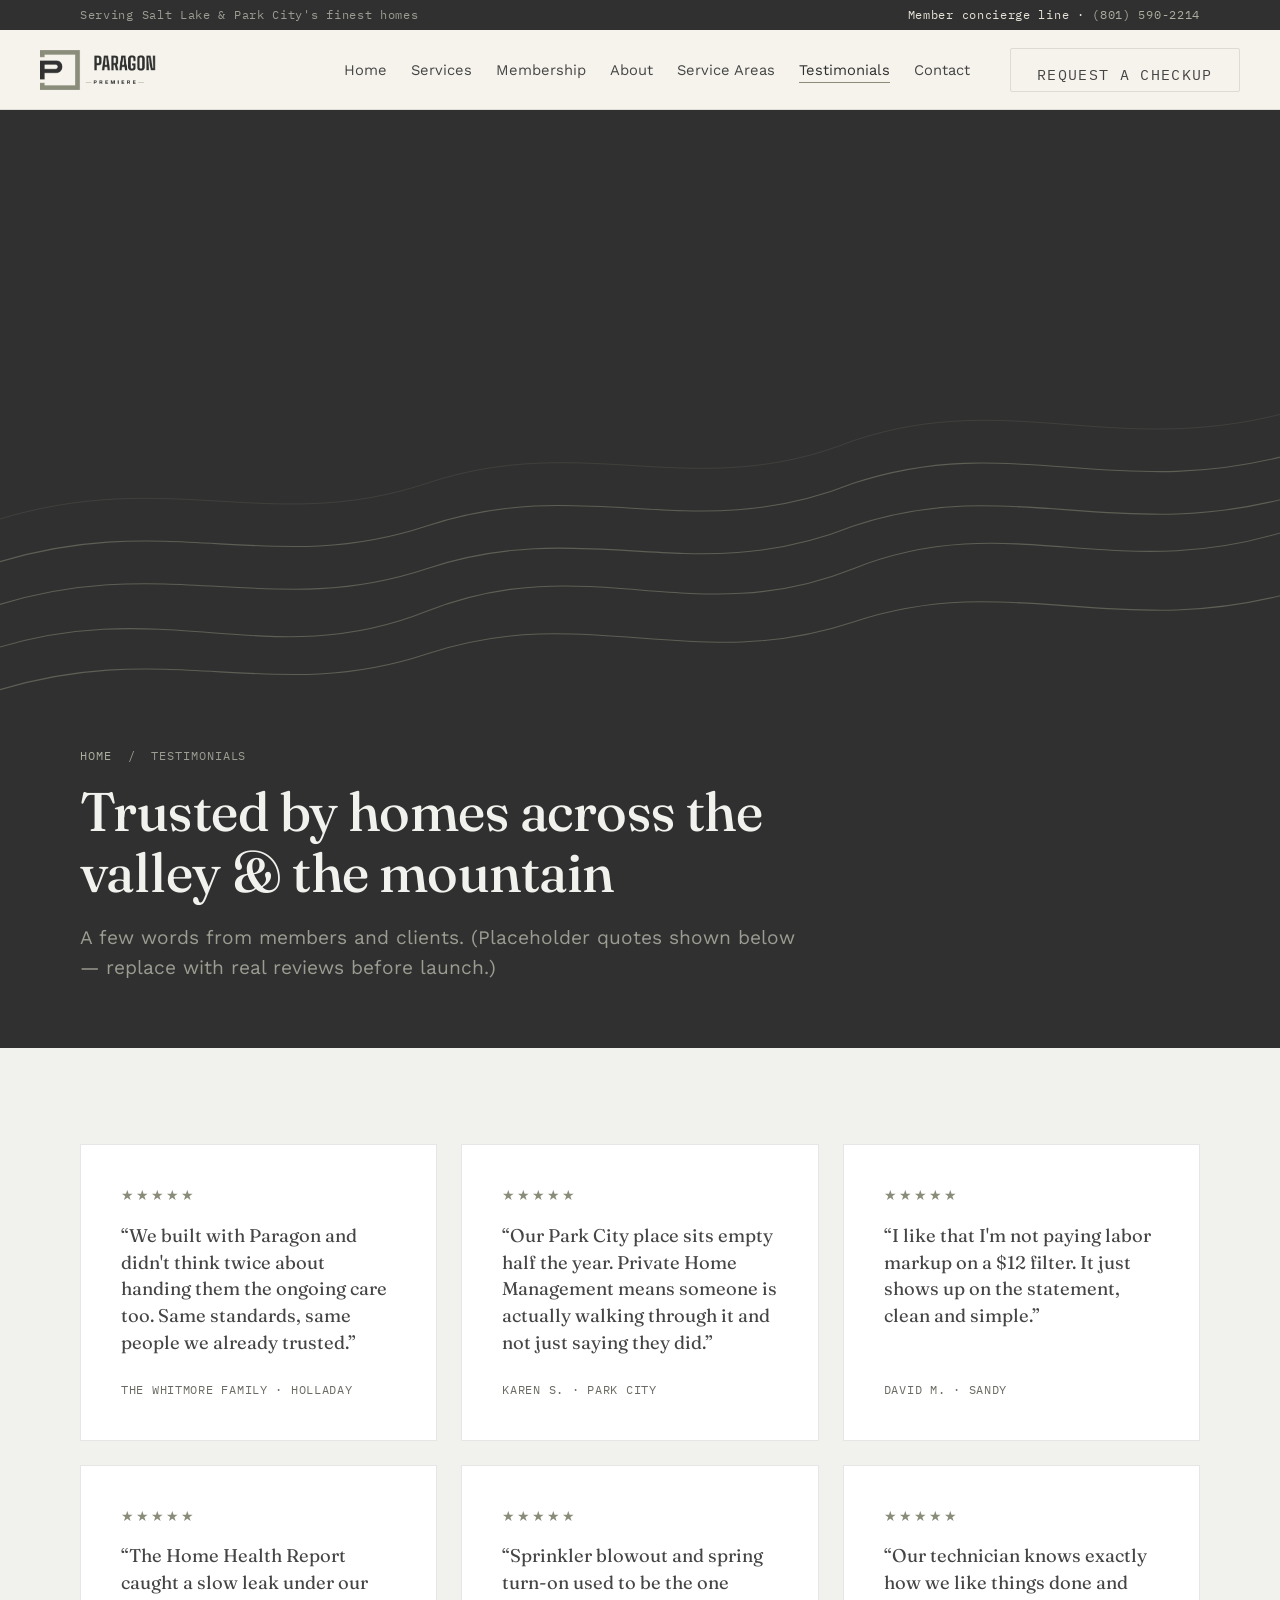
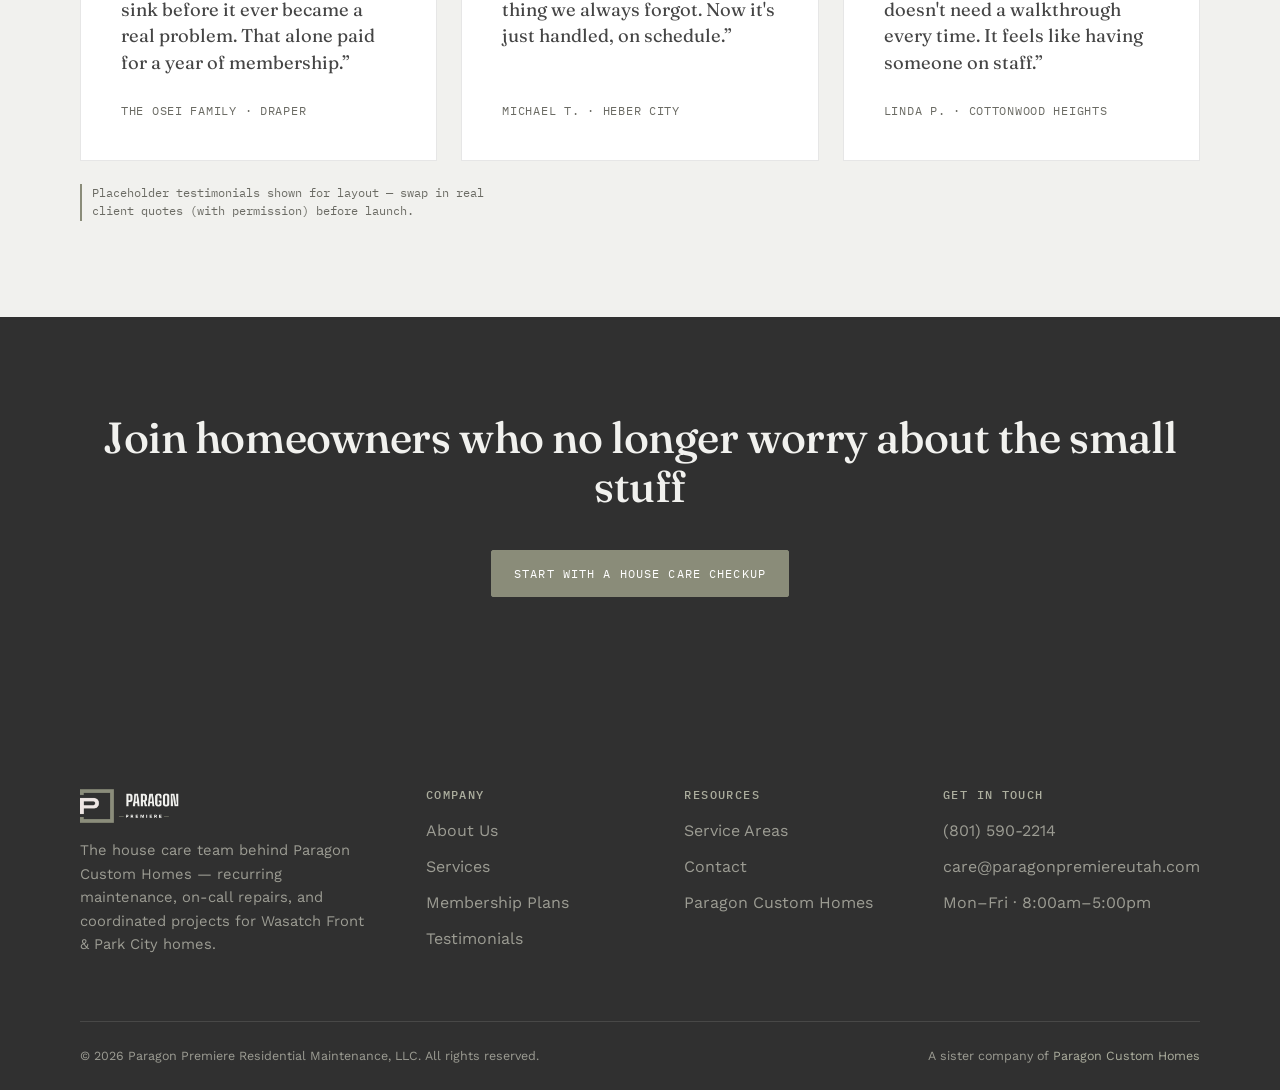
<file: testimonials.html>
<!DOCTYPE html>
<html lang="en">
<head>
<meta charset="UTF-8">
<meta name="viewport" content="width=device-width, initial-scale=1.0">
<title>Testimonials | Paragon Premiere Residential Maintenance</title>
<meta name="description" content="See what homeowners across Salt Lake City and Park City say about Paragon Premiere's house care membership.">
<link rel="preconnect" href="https://fonts.googleapis.com">
<link rel="preconnect" href="https://fonts.gstatic.com" crossorigin>
<link href="https://fonts.googleapis.com/css2?family=Fraunces:opsz,wght@9..144,400..600&family=Work+Sans:wght@400;500;600&family=IBM+Plex+Mono:wght@400;500&display=swap" rel="stylesheet">
<link rel="icon" type="image/png" href="images/favicon.png">
<link rel="stylesheet" href="css/styles.css">
</head>
<body>
<div class="top-bar">
  <div class="container">
    <span class="top-bar-areas">Serving Salt Lake &amp; Park City's finest homes</span>
    <span>Member concierge line · <a href="tel:18015902214">(801) 590-2214</a></span>
  </div>
</div>
<header class="site-header">
  <div class="container nav-wrap">
    <a href="index.html" class="logo-lockup">
      <img class="site-logo-img" src="images/logo_premiere_horizontal_light.png" alt="Paragon Premiere Residential Maintenance">
    </a>
    <nav class="main-nav">
      <ul>
          <li><a href="index.html">Home</a></li>
          <li><a href="services.html">Services</a></li>
          <li><a href="membership.html">Membership</a></li>
          <li><a href="about.html">About</a></li>
          <li><a href="service-areas.html">Service Areas</a></li>
          <li><a href="testimonials.html" class="active">Testimonials</a></li>
          <li><a href="contact.html">Contact</a></li>
      </ul>
      <div class="nav-cta">
        <a href="contact.html" class="btn btn-outline">Request a Checkup</a>
      </div>
    </nav>
    <button class="nav-toggle" aria-label="Toggle menu" aria-expanded="false">
      <span></span><span></span><span></span>
    </button>
  </div>
</header>
<section class="page-header">
  <svg class="contour-svg" viewBox="0 0 1200 500" preserveAspectRatio="none" xmlns="http://www.w3.org/2000/svg">
  <g stroke="#8A8C79" stroke-width="1" fill="none" opacity="0.5">
    <path d="M-20,420 C150,360 250,440 400,380 C550,320 650,400 800,340 C950,280 1050,360 1220,300"/>
    <path d="M-20,460 C150,400 250,470 400,420 C550,370 650,440 800,390 C950,340 1050,410 1220,360"/>
    <path d="M-20,380 C150,320 250,390 400,340 C550,290 650,360 800,300 C950,250 1050,320 1220,270"/>
    <path d="M-20,340 C150,280 250,350 400,300 C550,250 650,320 800,260 C950,210 1050,280 1220,230"/>
  </g>
  <g stroke="#8A8C79" stroke-width="0.6" fill="none" opacity="0.28">
    <path d="M-20,300 C150,240 250,310 400,260 C550,210 650,280 800,220 C950,170 1050,240 1220,190"/>
  </g>
</svg>
  <div class="container">
    <div class="breadcrumb"><a href="index.html">Home</a> &nbsp;/&nbsp; Testimonials</div>
    <h1>Trusted by homes across the valley &amp; the mountain</h1>
    <p class="lede" style="margin-top:1em;max-width:60ch">A few words from members and clients. (Placeholder quotes shown below &mdash; replace with real reviews before launch.)</p>
  </div>
</section>

<section class="section">
  <div class="container">
    <div class="grid grid-3">
    <div class="testimonial-card">
      <div class="stars">&#9733;&#9733;&#9733;&#9733;&#9733;</div>
      <blockquote>&ldquo;We built with Paragon and didn't think twice about handing them the ongoing care too. Same standards, same people we already trusted.&rdquo;</blockquote>
      <div class="attribution">The Whitmore Family &middot; Holladay</div>
    </div>
    <div class="testimonial-card">
      <div class="stars">&#9733;&#9733;&#9733;&#9733;&#9733;</div>
      <blockquote>&ldquo;Our Park City place sits empty half the year. Private Home Management means someone is actually walking through it and not just saying they did.&rdquo;</blockquote>
      <div class="attribution">Karen S. &middot; Park City</div>
    </div>
    <div class="testimonial-card">
      <div class="stars">&#9733;&#9733;&#9733;&#9733;&#9733;</div>
      <blockquote>&ldquo;I like that I'm not paying labor markup on a $12 filter. It just shows up on the statement, clean and simple.&rdquo;</blockquote>
      <div class="attribution">David M. &middot; Sandy</div>
    </div>
    <div class="testimonial-card">
      <div class="stars">&#9733;&#9733;&#9733;&#9733;&#9733;</div>
      <blockquote>&ldquo;The Home Health Report caught a slow leak under our sink before it ever became a real problem. That alone paid for a year of membership.&rdquo;</blockquote>
      <div class="attribution">The Osei Family &middot; Draper</div>
    </div>
    <div class="testimonial-card">
      <div class="stars">&#9733;&#9733;&#9733;&#9733;&#9733;</div>
      <blockquote>&ldquo;Sprinkler blowout and spring turn-on used to be the one thing we always forgot. Now it's just handled, on schedule.&rdquo;</blockquote>
      <div class="attribution">Michael T. &middot; Heber City</div>
    </div>
    <div class="testimonial-card">
      <div class="stars">&#9733;&#9733;&#9733;&#9733;&#9733;</div>
      <blockquote>&ldquo;Our technician knows exactly how we like things done and doesn't need a walkthrough every time. It feels like having someone on staff.&rdquo;</blockquote>
      <div class="attribution">Linda P. &middot; Cottonwood Heights</div>
    </div>
    </div>
    <p class="note-inline" style="margin-top:2em">Placeholder testimonials shown for layout &mdash; swap in real client quotes (with permission) before launch.</p>
  </div>
</section>

<section class="cta-band">
  <div class="container">
    <h2>Join homeowners who no longer worry about the small stuff</h2>
    <div class="cta-actions">
      <a href="contact.html" class="btn btn-brass">Start with a House Care Checkup</a>
    </div>
  </div>
</section>
<footer class="site-footer">
  <div class="container">
    <div class="footer-grid">
      <div>
        <div class="footer-logo">
          <img class="site-logo-img" src="images/logo_premiere_horizontal_dark.png" alt="Paragon Premiere Residential Maintenance">
        </div>
        <p class="footer-tagline">The house care team behind Paragon Custom Homes — recurring maintenance, on-call repairs, and coordinated projects for Wasatch Front &amp; Park City homes.</p>
      </div>
      <div>
        <h4>Company</h4>
        <ul>
          <li><a href="about.html">About Us</a></li>
          <li><a href="services.html">Services</a></li>
          <li><a href="membership.html">Membership Plans</a></li>
          <li><a href="testimonials.html">Testimonials</a></li>
        </ul>
      </div>
      <div>
        <h4>Resources</h4>
        <ul>
          <li><a href="service-areas.html">Service Areas</a></li>
          <li><a href="contact.html">Contact</a></li>
          <li><a href="https://paragonhomesutah.com/" target="_blank" rel="noopener">Paragon Custom Homes</a></li>
        </ul>
      </div>
      <div>
        <h4>Get in Touch</h4>
        <ul>
          <li><a href="tel:18015902214">(801) 590-2214</a></li>
          <li><a href="mailto:care@paragonpremiereutah.com">care@paragonpremiereutah.com</a></li>
          <li>Mon&ndash;Fri &middot; 8:00am&ndash;5:00pm</li>
        </ul>
      </div>
    </div>
    <div class="footer-bottom">
      <span>&copy; <span class="js-year">2026</span> Paragon Premiere Residential Maintenance, LLC. All rights reserved.</span>
      <span>A sister company of <a href="https://paragonhomesutah.com/" target="_blank" rel="noopener" style="color:var(--brass-light)">Paragon Custom Homes</a></span>
    </div>
  </div>
</footer>
<script src="js/main.js"></script>
</body>
</html>
</file>
<file: css/styles.css>
/* ==========================================================================
   PARAGON PREMIERE — Residential Maintenance
   Design system: tokens, type, layout, components
   ========================================================================== */

:root {
  /* Color tokens — Paragon Homes brand guide, applied to Premiere */
  --ink: #303030;         /* Mineshaft Black — primary type, buttons */
  --ink-soft: #454545;
  --stone: #F1F1EE;       /* Desert Storm — primary background */
  --stone-deep: #E6E3D8;
  --brass: #8A8C79;       /* Bitter Gold (sage/olive) — primary brand color */
  --brass-light: #ACAE9E;
  --brass-dark: #6C6E5E;
  --buff: #F4D185;        /* Buff Yellow — borders, guides the eye */
  --slate: #6B6B64;       /* warm neutral secondary text, derived from Mineshaft */
  --slate-light: #9C9C93;
  --white: #FFFFFF;
  --line: rgba(48, 48, 48, 0.12);
  --line-brass: rgba(138, 140, 121, 0.4);

  /* Type */
  --font-display: 'Fraunces', Georgia, serif;
  --font-body: 'Work Sans', -apple-system, sans-serif;
  --font-mono: 'IBM Plex Mono', monospace;

  /* Scale */
  --space-1: 0.5rem;
  --space-2: 1rem;
  --space-3: 1.5rem;
  --space-4: 2.5rem;
  --space-5: 4rem;
  --space-6: 6rem;
  --space-7: 9rem;

  --radius: 2px;
  --container: 1200px;
}

* { box-sizing: border-box; margin: 0; padding: 0; }

html { scroll-behavior: smooth; }

@media (prefers-reduced-motion: reduce) {
  html { scroll-behavior: auto; }
  * { animation-duration: 0.01ms !important; animation-iteration-count: 1 !important; transition-duration: 0.01ms !important; }
}

body {
  font-family: var(--font-body);
  color: var(--ink);
  background: var(--stone);
  line-height: 1.6;
  font-size: 16px;
  -webkit-font-smoothing: antialiased;
}

img { max-width: 100%; display: block; }

a { color: inherit; text-decoration: none; }

.container {
  max-width: var(--container);
  margin: 0 auto;
  padding: 0 var(--space-4);
}

@media (max-width: 760px) {
  .container { padding: 0 var(--space-3); }
}

/* ---------- Typography ---------- */

h1, h2, h3, h4 {
  font-family: var(--font-display);
  font-weight: 500;
  line-height: 1.12;
  color: var(--ink);
  letter-spacing: -0.01em;
}

h1 { font-size: clamp(2.6rem, 5.2vw, 4.6rem); font-weight: 480; }
h2 { font-size: clamp(1.9rem, 3.4vw, 2.9rem); }
h3 { font-size: clamp(1.25rem, 1.8vw, 1.55rem); }
h4 { font-size: 1.1rem; }

p { color: var(--slate); max-width: 60ch; }
p.lede { font-size: 1.2rem; color: var(--ink-soft); max-width: 52ch; }

.eyebrow {
  font-family: var(--font-mono);
  font-size: 0.72rem;
  letter-spacing: 0.18em;
  text-transform: uppercase;
  color: var(--brass-dark);
  display: flex;
  align-items: center;
  gap: 0.6em;
  margin-bottom: var(--space-2);
}

.eyebrow::before {
  content: "";
  width: 22px;
  height: 1px;
  background: var(--brass);
  display: inline-block;
}

/* ---------- Buttons ---------- */

.btn {
  display: inline-flex;
  align-items: center;
  gap: 0.6em;
  font-family: var(--font-mono);
  font-size: 0.78rem;
  letter-spacing: 0.09em;
  text-transform: uppercase;
  padding: 1em 1.8em;
  border: 1px solid transparent;
  border-radius: var(--radius);
  cursor: pointer;
  transition: background 0.2s ease, color 0.2s ease, border-color 0.2s ease, transform 0.15s ease;
  white-space: nowrap;
}

.btn-primary {
  background: var(--ink);
  color: var(--stone);
  border-color: var(--ink);
}
.btn-primary:hover { background: var(--brass-dark); border-color: var(--brass-dark); transform: translateY(-1px); }

.btn-outline {
  background: transparent;
  color: var(--ink);
  border-color: var(--line);
}
.btn-outline:hover { border-color: var(--ink); }

.btn-brass {
  background: var(--brass);
  color: var(--white);
  border-color: var(--brass);
}
.btn-brass:hover { background: var(--brass-dark); border-color: var(--brass-dark); transform: translateY(-1px); }

.btn-ghost-inverse {
  background: transparent;
  color: var(--stone);
  border-color: rgba(246,243,236,0.35);
}
.btn-ghost-inverse:hover { border-color: var(--stone); background: rgba(246,243,236,0.08); }

.btn:focus-visible, a:focus-visible, button:focus-visible, input:focus-visible, textarea:focus-visible {
  outline: 2px solid var(--brass);
  outline-offset: 3px;
}

/* ---------- Header / Nav ---------- */

.top-bar {
  background: var(--ink);
  color: var(--stone-deep);
  font-family: var(--font-mono);
  font-size: 0.72rem;
  letter-spacing: 0.06em;
}
.top-bar .container {
  display: flex;
  justify-content: space-between;
  align-items: center;
  padding-top: 0.5em;
  padding-bottom: 0.5em;
}
.top-bar a { color: var(--brass-light); }
.top-bar a:hover { color: var(--stone); }
.top-bar-areas { color: var(--slate-light); }

@media (max-width: 640px) {
  .top-bar-areas { display: none; }
}

header.site-header {
  position: sticky;
  top: 0;
  z-index: 50;
  background: rgba(246, 243, 236, 0.92);
  backdrop-filter: blur(10px);
  border-bottom: 1px solid var(--line);
}

.nav-wrap {
  display: flex;
  align-items: center;
  justify-content: space-between;
  padding: 1.1em 0;
}

.logo-lockup { display: flex; align-items: center; }
.logo-lockup img.site-logo-img { height: 40px; width: auto; display: block; }

@media (max-width: 480px) {
  .logo-lockup img.site-logo-img { height: 32px; }
}

nav.main-nav { display: flex; align-items: center; gap: var(--space-4); }
nav.main-nav ul { list-style: none; display: flex; gap: var(--space-3); }
nav.main-nav a {
  font-size: 0.92rem;
  color: var(--ink-soft);
  position: relative;
  padding-bottom: 4px;
}
nav.main-nav a::after {
  content: "";
  position: absolute;
  left: 0; bottom: 0;
  width: 0; height: 1px;
  background: var(--brass);
  transition: width 0.2s ease;
}
nav.main-nav a:hover::after, nav.main-nav a.active::after { width: 100%; }
nav.main-nav a.active { color: var(--ink); }

.nav-cta { display: flex; align-items: center; gap: var(--space-3); }

.nav-toggle {
  display: none;
  background: none;
  border: none;
  cursor: pointer;
  padding: 0.4em;
}
.nav-toggle span {
  display: block;
  width: 22px;
  height: 1.5px;
  background: var(--ink);
  margin: 5px 0;
  transition: transform 0.2s ease, opacity 0.2s ease;
}

@media (max-width: 940px) {
  nav.main-nav ul { display: none; }
  .nav-cta .btn-outline { display: none; }
  .nav-toggle { display: block; }
  body.nav-open nav.main-nav ul {
    display: flex;
    flex-direction: column;
    position: fixed;
    top: 0; right: 0;
    height: 100vh;
    width: min(320px, 82vw);
    background: var(--ink);
    padding: 6.5em var(--space-4) var(--space-4);
    gap: var(--space-3);
    z-index: 60;
  }
  body.nav-open nav.main-nav ul a { color: var(--stone); font-size: 1.1rem; }
  body.nav-open .nav-toggle span:nth-child(1) { transform: translateY(6.5px) rotate(45deg); }
  body.nav-open .nav-toggle span:nth-child(2) { opacity: 0; }
  body.nav-open .nav-toggle span:nth-child(3) { transform: translateY(-6.5px) rotate(-45deg); }
  body.nav-open .nav-toggle { position: fixed; top: 1.6em; right: var(--space-3); z-index: 61; }
  body.nav-open .nav-toggle span { background: var(--stone); }
}

/* ---------- Blueprint corner ticks (signature motif) ---------- */

.tick-frame {
  position: relative;
}
.tick-frame::before, .tick-frame::after,
.tick-frame .tick-tl, .tick-frame .tick-br {
  content: "";
  position: absolute;
  width: 14px;
  height: 14px;
  border-color: var(--brass);
  border-style: solid;
  border-width: 0;
  opacity: 0.8;
}
.tick-frame::before { top: -1px; left: -1px; border-top-width: 1.5px; border-left-width: 1.5px; }
.tick-frame::after { bottom: -1px; right: -1px; border-bottom-width: 1.5px; border-right-width: 1.5px; }

/* ---------- Hero ---------- */

.hero {
  position: relative;
  background: var(--ink);
  color: var(--stone);
  overflow: hidden;
  padding: var(--space-7) 0 var(--space-6);
}

.hero .contour-svg {
  position: absolute;
  inset: 0;
  width: 100%;
  height: 100%;
  opacity: 0.55;
  pointer-events: none;
}

.hero .container { position: relative; z-index: 2; }

.hero-badge {
  display: inline-flex;
  align-items: center;
  gap: 0.6em;
  font-family: var(--font-mono);
  font-size: 0.72rem;
  letter-spacing: 0.1em;
  text-transform: uppercase;
  color: var(--brass-light);
  border: 1px solid rgba(162,129,79,0.4);
  padding: 0.55em 1em;
  border-radius: 999px;
  margin-bottom: var(--space-3);
}
.hero-badge .dot { width: 6px; height: 6px; border-radius: 50%; background: var(--buff); }

.hero h1 { color: var(--stone); max-width: 16ch; }
.hero p.lede { color: var(--slate-light); margin-top: var(--space-2); }

.hero-cta { display: flex; gap: var(--space-2); margin-top: var(--space-4); flex-wrap: wrap; }

.hero-stats {
  display: flex;
  gap: var(--space-5);
  margin-top: var(--space-6);
  flex-wrap: wrap;
}
.hero-stats .stat .num {
  font-family: var(--font-display);
  font-size: 2rem;
  color: var(--brass-light);
}
.hero-stats .stat .label {
  font-family: var(--font-mono);
  font-size: 0.7rem;
  letter-spacing: 0.08em;
  text-transform: uppercase;
  color: var(--slate-light);
  margin-top: 0.3em;
}

/* ---------- Section rhythm ---------- */

.section { padding: var(--space-6) 0; }
.section-tight { padding: var(--space-5) 0; }
.section-dark { background: var(--ink); color: var(--stone); }
.section-dark p { color: var(--slate-light); }
.section-dark h1, .section-dark h2, .section-dark h3, .section-dark h4 { color: var(--stone); }
.section-panel { background: var(--stone-deep); }

.section-head { max-width: 62ch; margin-bottom: var(--space-5); }
.section-head.center { margin-left: auto; margin-right: auto; text-align: center; }
.section-head.center .eyebrow { justify-content: center; }
.section-head.center .eyebrow::before { display: none; }

hr.rule { border: none; border-top: 1px solid var(--line); margin: 0; }

/* ---------- Grid utilities ---------- */

.grid { display: grid; gap: var(--space-3); min-width: 0; }
.grid > * { min-width: 0; }
.grid-2 { grid-template-columns: repeat(2, 1fr); }
.grid-3 { grid-template-columns: repeat(3, 1fr); }
.grid-4 { grid-template-columns: repeat(4, 1fr); }

@media (max-width: 940px) {
  .grid-3, .grid-4 { grid-template-columns: repeat(2, 1fr); }
}
@media (max-width: 640px) {
  .grid-2, .grid-3, .grid-4 { grid-template-columns: 1fr; }
}

/* ---------- Pillar / feature cards ---------- */

.pillar-card {
  background: var(--white);
  border: 1px solid var(--line);
  padding: var(--space-4);
  position: relative;
}
.pillar-card .index {
  font-family: var(--font-mono);
  font-size: 0.72rem;
  color: var(--brass);
  letter-spacing: 0.1em;
  margin-bottom: var(--space-2);
}
.pillar-card h3 { margin-bottom: 0.6em; }

/* ---------- Service category block ---------- */

.service-block {
  padding: var(--space-5) 0;
  border-top: 1px solid var(--line);
  display: grid;
  grid-template-columns: 0.9fr 1.1fr;
  gap: var(--space-5);
  align-items: start;
}
.service-block:last-child { border-bottom: 1px solid var(--line); }

@media (max-width: 820px) {
  .service-block { grid-template-columns: 1fr; gap: var(--space-3); }
}

.service-block .tag-list { list-style: none; display: grid; grid-template-columns: 1fr 1fr; gap: 0.6em 1.5em; margin-top: var(--space-2); }
.service-block .tag-list li {
  font-size: 0.94rem;
  color: var(--ink-soft);
  padding-left: 1.3em;
  position: relative;
}
.service-block .tag-list li::before {
  content: "";
  position: absolute;
  left: 0; top: 0.55em;
  width: 6px; height: 1px;
  background: var(--brass);
}
@media (max-width: 480px) {
  .service-block .tag-list { grid-template-columns: 1fr; }
}

.service-block .num {
  font-family: var(--font-mono);
  font-size: 0.75rem;
  color: var(--brass-dark);
  letter-spacing: 0.1em;
}

.grid-5 { grid-template-columns: repeat(5, 1fr); }
@media (max-width: 1100px) { .grid-5 { grid-template-columns: repeat(3, 1fr); } }
@media (max-width: 640px) { .grid-5 { grid-template-columns: 1fr; } }

/* ---------- Pricing tiers ---------- */

.pricing-grid { display: grid; grid-template-columns: repeat(3, 1fr); gap: var(--space-3); align-items: stretch; }
@media (max-width: 900px) { .pricing-grid { grid-template-columns: 1fr; } }

.tier-card {
  background: var(--white);
  border: 1px solid var(--line);
  padding: var(--space-4);
  display: flex;
  flex-direction: column;
  min-width: 0;
}
.tier-card.featured {
  border-color: var(--brass);
  background: var(--ink);
  color: var(--stone);
  position: relative;
}
.tier-card.featured .tier-name, .tier-card.featured h4 { color: var(--stone); }
.tier-card.featured p, .tier-card.featured li { color: var(--slate-light); }
.tier-card.featured .price { color: var(--brass-light); }
.tier-card.featured .featured-flag {
  position: absolute;
  top: -12px; left: var(--space-4);
  background: var(--buff);
  color: var(--ink);
  font-family: var(--font-mono);
  font-size: 0.65rem;
  letter-spacing: 0.1em;
  text-transform: uppercase;
  padding: 0.4em 0.8em;
}

.tier-name { font-family: var(--font-mono); font-size: 0.75rem; letter-spacing: 0.14em; text-transform: uppercase; color: var(--brass-dark); }
.tier-card .price { font-family: var(--font-display); font-size: 2.6rem; margin: 0.3em 0 0; color: var(--ink); }
.tier-card .price .per { font-family: var(--font-mono); font-size: 0.85rem; color: var(--slate); }
.tier-card .tier-desc { margin: 0.8em 0 var(--space-3); font-size: 0.94rem; }
.tier-card ul { list-style: none; display: flex; flex-direction: column; gap: 0.65em; margin-bottom: var(--space-4); flex-grow: 1; }
.tier-card li { font-size: 0.92rem; padding-left: 1.4em; position: relative; color: var(--ink-soft); }
.tier-card li::before { content: "✓"; position: absolute; left: 0; color: var(--brass); font-family: var(--font-mono); font-size: 0.8rem; }
.tier-card.featured li::before { color: var(--brass-light); }

/* ---------- Process steps ---------- */

.process-list { list-style: none; display: flex; flex-direction: column; }
.process-item {
  display: grid;
  grid-template-columns: 90px 1fr;
  gap: var(--space-3);
  padding: var(--space-4) 0;
  border-top: 1px solid var(--line);
}
.process-item:last-child { border-bottom: 1px solid var(--line); }
.process-item .step-num {
  font-family: var(--font-mono);
  font-size: 0.85rem;
  color: var(--brass);
  letter-spacing: 0.05em;
}
@media (max-width: 640px) {
  .process-item { grid-template-columns: 50px 1fr; }
}

/* ---------- Testimonials ---------- */

.testimonial-card {
  background: var(--white);
  border: 1px solid var(--line);
  padding: var(--space-4);
  display: flex;
  flex-direction: column;
  height: 100%;
}
.testimonial-card .stars { color: var(--brass); font-family: var(--font-mono); font-size: 0.85rem; letter-spacing: 0.15em; margin-bottom: var(--space-2); }
.testimonial-card blockquote { font-family: var(--font-display); font-size: 1.15rem; color: var(--ink-soft); font-weight: 400; line-height: 1.45; flex-grow: 1; }
.testimonial-card .attribution { margin-top: var(--space-3); font-family: var(--font-mono); font-size: 0.75rem; letter-spacing: 0.06em; color: var(--slate); text-transform: uppercase; }

/* ---------- Comparison-style list (Areas) ---------- */

.area-card {
  border: 1px solid var(--line);
  background: var(--white);
  padding: var(--space-4);
}
.area-card h3 { color: var(--ink); margin-bottom: 0.3em; }
.area-card .region-label { font-family: var(--font-mono); font-size: 0.7rem; letter-spacing: 0.12em; text-transform: uppercase; color: var(--brass-dark); margin-bottom: 0.6em; display: block; }
.area-card ul { list-style: none; margin-top: var(--space-2); display: flex; flex-wrap: wrap; gap: 0.5em 1em; }
.area-card li { font-size: 0.88rem; color: var(--slate); }
.area-card li::after { content: "·"; margin-left: 1em; color: var(--brass-light); }
.area-card li:last-child::after { content: ""; }

/* ---------- CTA band ---------- */

.cta-band {
  background: var(--ink);
  color: var(--stone);
  padding: var(--space-6) 0;
  text-align: center;
}
.cta-band h2 { color: var(--stone); }
.cta-band .cta-actions { display: flex; justify-content: center; gap: var(--space-2); margin-top: var(--space-4); flex-wrap: wrap; }

/* ---------- Form ---------- */

.form-grid { display: grid; grid-template-columns: 1fr 1fr; gap: var(--space-3); }
.form-grid .full { grid-column: 1 / -1; }
@media (max-width: 640px) { .form-grid { grid-template-columns: 1fr; } }

label { font-family: var(--font-mono); font-size: 0.72rem; letter-spacing: 0.08em; text-transform: uppercase; color: var(--slate); display: block; margin-bottom: 0.5em; }
input, select, textarea {
  width: 100%;
  font-family: var(--font-body);
  font-size: 0.98rem;
  padding: 0.85em 1em;
  border: 1px solid var(--line);
  background: var(--white);
  color: var(--ink);
  border-radius: var(--radius);
}
textarea { resize: vertical; min-height: 120px; }
input:focus, select:focus, textarea:focus { border-color: var(--brass); outline: none; }

/* ---------- FAQ accordion ---------- */

.faq-item { border-top: 1px solid var(--line); }
.faq-item:last-child { border-bottom: 1px solid var(--line); }
.faq-q {
  width: 100%;
  text-align: left;
  background: none;
  border: none;
  padding: var(--space-3) 0;
  display: flex;
  justify-content: space-between;
  align-items: center;
  cursor: pointer;
  font-family: var(--font-display);
  font-size: 1.05rem;
  color: var(--ink);
}
.faq-q .plus { font-family: var(--font-mono); color: var(--brass); font-size: 1.1rem; transition: transform 0.2s ease; }
.faq-item.open .faq-q .plus { transform: rotate(45deg); }
.faq-a { max-height: 0; overflow: hidden; transition: max-height 0.25s ease; }
.faq-a p { padding-bottom: var(--space-3); }
.faq-item.open .faq-a { max-height: 400px; }

/* ---------- Footer ---------- */

footer.site-footer {
  background: var(--ink);
  color: var(--slate-light);
  padding: var(--space-6) 0 var(--space-3);
}
.footer-grid {
  display: grid;
  grid-template-columns: 1.4fr 1fr 1fr 1fr;
  gap: var(--space-4);
  padding-bottom: var(--space-5);
  border-bottom: 1px solid rgba(246,243,236,0.12);
}
@media (max-width: 820px) {
  .footer-grid { grid-template-columns: 1fr 1fr; }
}
@media (max-width: 520px) {
  .footer-grid { grid-template-columns: 1fr; }
}
.footer-grid h4 {
  font-family: var(--font-mono);
  font-size: 0.72rem;
  letter-spacing: 0.12em;
  text-transform: uppercase;
  color: var(--brass-light);
  margin-bottom: var(--space-2);
}
.footer-grid ul { list-style: none; display: flex; flex-direction: column; gap: 0.65em; }
.footer-grid a:hover { color: var(--stone); }
.footer-tagline { color: var(--slate-light); font-size: 0.92rem; margin-top: var(--space-2); max-width: 32ch; }
.footer-bottom {
  display: flex;
  justify-content: space-between;
  align-items: center;
  padding-top: var(--space-3);
  font-size: 0.78rem;
  color: var(--slate-light);
  flex-wrap: wrap;
  gap: var(--space-2);
}
.footer-logo { display: flex; align-items: center; margin-bottom: var(--space-2); }
.footer-logo img.site-logo-img { height: 34px; width: auto; }

/* ---------- Page header (interior pages) ---------- */

.page-header {
  background: var(--ink);
  color: var(--stone);
  padding: var(--space-6) 0 var(--space-5);
  position: relative;
  overflow: hidden;
}
.page-header .container { position: relative; z-index: 2; }
.page-header h1 { color: var(--stone); max-width: 20ch; font-size: clamp(2.2rem, 4.4vw, 3.4rem); }
.page-header .breadcrumb {
  font-family: var(--font-mono);
  font-size: 0.72rem;
  letter-spacing: 0.08em;
  text-transform: uppercase;
  color: var(--slate-light);
  margin-bottom: var(--space-2);
}
.page-header .breadcrumb a { color: var(--brass-light); }
.page-header p.lede { color: var(--slate-light); }

/* ---------- Misc ---------- */

.split { display: grid; grid-template-columns: 1fr 1fr; gap: var(--space-5); align-items: center; }
@media (max-width: 820px) { .split { grid-template-columns: 1fr; } }

.img-frame { border: 1px solid var(--line-brass); padding: 10px; background: var(--white); }
.img-frame img { width: 100%; height: auto; object-fit: cover; }

.badge-row { display: flex; gap: var(--space-4); flex-wrap: wrap; margin-top: var(--space-3); }
.badge-row .badge { display: flex; align-items: center; gap: 0.6em; font-size: 0.88rem; color: var(--slate); }
.badge-row .badge::before { content: "—"; color: var(--brass); }

.team-card { text-align: left; }
.team-card .photo-frame { border: 1px solid var(--line-brass); padding: 8px; background: var(--white); margin-bottom: var(--space-2); }
.team-card .photo-frame .avatar {
  width: 100%;
  aspect-ratio: 4/5;
  background: linear-gradient(160deg, var(--stone-deep), var(--brass-light) 220%);
  display: flex;
  align-items: center;
  justify-content: center;
  font-family: var(--font-display);
  font-size: 2.4rem;
  color: var(--ink);
}
.team-card .role { font-family: var(--font-mono); font-size: 0.72rem; letter-spacing: 0.1em; text-transform: uppercase; color: var(--brass-dark); margin-bottom: 0.4em; }

.note-inline {
  font-family: var(--font-mono);
  font-size: 0.72rem;
  color: var(--slate);
  border-left: 2px solid var(--brass);
  padding-left: 0.9em;
}

/* ---------- Compact tier card (5-across) ---------- */

.tier-card.compact { padding: var(--space-3); }
.tier-card.compact .price { font-size: 1.7rem; }
.tier-card.compact .tier-desc { font-size: 0.86rem; }
.tier-card.compact ul { gap: 0.5em; margin-bottom: var(--space-3); }
.tier-card.compact li { font-size: 0.83rem; }
.tier-card.compact .tier-freq { font-family: var(--font-mono); font-size: 0.68rem; letter-spacing: 0.08em; text-transform: uppercase; color: var(--slate); margin-top: 0.2em; }
.tier-card.compact .btn { white-space: normal; text-align: center; font-size: 0.68rem; line-height: 1.4; }

/* ---------- Billing philosophy split ---------- */

.billing-split { display: grid; grid-template-columns: 1fr 1fr; gap: var(--space-3); }
@media (max-width: 700px) { .billing-split { grid-template-columns: 1fr; } }
.billing-col {
  background: var(--white);
  border: 1px solid var(--line);
  padding: var(--space-4);
}
.billing-col.included { border-top: 3px solid var(--brass); }
.billing-col.extra { border-top: 3px solid var(--buff); }
.billing-col h4 { margin-bottom: 0.8em; }
.billing-col ul { list-style: none; display: flex; flex-direction: column; gap: 0.55em; }
.billing-col li { font-size: 0.92rem; color: var(--ink-soft); padding-left: 1.3em; position: relative; }
.billing-col.included li::before { content: "✓"; position: absolute; left: 0; color: var(--brass-dark); font-family: var(--font-mono); font-size: 0.8rem; }
.billing-col.extra li::before { content: "$"; position: absolute; left: 0; color: var(--brass-dark); font-family: var(--font-mono); font-size: 0.78rem; }

/* ---------- Season cards ---------- */

.season-card {
  background: var(--white);
  border: 1px solid var(--line);
  border-top: 3px solid var(--brass);
  padding: var(--space-3);
}
.season-card .season-label { font-family: var(--font-mono); font-size: 0.68rem; letter-spacing: 0.12em; text-transform: uppercase; color: var(--brass-dark); }
.season-card h4 { margin-top: 0.3em; margin-bottom: 0.5em; }
.season-card p { font-size: 0.88rem; }

/* ---------- Add-on catalog ---------- */

.catalog-col h4 {
  font-family: var(--font-mono);
  font-size: 0.72rem;
  letter-spacing: 0.1em;
  text-transform: uppercase;
  color: var(--brass-dark);
  margin-bottom: 0.8em;
  padding-bottom: 0.6em;
  border-bottom: 1px solid var(--line);
}
.catalog-col ul { list-style: none; display: flex; flex-direction: column; gap: 0.55em; }
.catalog-col li { font-size: 0.9rem; color: var(--ink-soft); }

/* ---------- Home Health Report card ---------- */

.health-report {
  background: var(--ink);
  color: var(--stone);
  padding: var(--space-4);
  max-width: 460px;
}
.health-report .hr-label { font-family: var(--font-mono); font-size: 0.7rem; letter-spacing: 0.12em; text-transform: uppercase; color: var(--slate-light); }
.health-report .hr-score { font-family: var(--font-display); font-size: 3rem; color: var(--buff); margin: 0.2em 0 var(--space-3); }
.health-report .hr-score span { font-size: 1.2rem; color: var(--slate-light); }
.health-report .hr-section { margin-bottom: var(--space-2); }
.health-report .hr-section h5 { font-family: var(--font-mono); font-size: 0.72rem; letter-spacing: 0.08em; text-transform: uppercase; color: var(--brass-light); margin-bottom: 0.5em; }
.health-report .hr-section ul { list-style: none; }
.health-report .hr-section li { font-size: 0.88rem; color: var(--slate-light); padding: 0.3em 0; border-top: 1px solid rgba(246,243,236,0.1); }

/* ---------- Concierge action cards ---------- */

.concierge-card {
  background: var(--white);
  border: 1px solid var(--line);
  padding: var(--space-4);
}
.concierge-card h3 { color: var(--ink); }
.concierge-card .cc-label { font-family: var(--font-mono); font-size: 0.7rem; letter-spacing: 0.1em; text-transform: uppercase; color: var(--brass-dark); margin-bottom: 0.4em; }
.concierge-card ul { list-style: none; margin-top: var(--space-2); display: flex; flex-direction: column; gap: 0.5em; }
.concierge-card li { font-size: 0.9rem; color: var(--ink-soft); padding-left: 1.2em; position: relative; }
.concierge-card li::before { content: "—"; position: absolute; left: 0; color: var(--brass); }

/* ---------- Service area map (real, interactive) ---------- */

.service-area-grid {
  display: grid;
  grid-template-columns: 1.35fr 1fr;
  gap: var(--space-4);
  align-items: start;
}
@media (max-width: 900px) {
  .service-area-grid { grid-template-columns: 1fr; }
}

.map-card {
  border: 1px solid var(--line);
  border-radius: 10px;
  overflow: hidden;
  box-shadow: 0 10px 30px rgba(48,48,48,0.08);
  background: var(--white);
}
#serviceMap {
  width: 100%;
  height: 460px;
  background: var(--stone-deep);
}
@media (max-width: 640px) {
  #serviceMap { height: 340px; }
}
.leaflet-pin-icon { background: none; border: none; }
.leaflet-pin-hq .pin-dot { background: var(--buff); border-color: var(--ink); }
.map-attribution-note { font-family: var(--font-mono); font-size: 0.68rem; color: var(--slate-light); padding: 0.6em 1em; border-top: 1px solid var(--line); }

.homebase-card {
  background: var(--white);
  border: 1px solid var(--line);
  border-radius: 10px;
  padding: var(--space-3) var(--space-4);
  margin-top: var(--space-3);
  display: flex;
  flex-wrap: wrap;
  gap: var(--space-4);
}
.homebase-card .hb-item { display: flex; gap: 0.8em; align-items: flex-start; }
.homebase-card .hb-icon { color: var(--brass); flex-shrink: 0; margin-top: 0.15em; }
.homebase-card .hb-label { font-family: var(--font-mono); font-size: 0.68rem; letter-spacing: 0.08em; text-transform: uppercase; color: var(--slate); margin-bottom: 0.2em; }
.homebase-card .hb-value { font-size: 0.94rem; color: var(--ink); }

.city-chip-grid {
  display: grid;
  grid-template-columns: 1fr 1fr;
  gap: 0.7em;
}
@media (max-width: 480px) { .city-chip-grid { grid-template-columns: 1fr; } }
.city-chip {
  display: flex;
  align-items: center;
  gap: 0.6em;
  background: var(--white);
  border: 1px solid var(--line);
  border-radius: 8px;
  padding: 0.8em 1em;
  font-size: 0.92rem;
  color: var(--ink-soft);
}
.city-chip::before {
  content: "";
  width: 7px;
  height: 7px;
  border-radius: 50%;
  background: var(--brass);
  flex-shrink: 0;
}

.area-cta-card {
  background: var(--ink);
  color: var(--stone);
  border-radius: 10px;
  padding: var(--space-4);
  margin-top: var(--space-3);
}
.area-cta-card h3 { color: var(--stone); margin-bottom: 0.5em; }
.area-cta-card p { color: var(--slate-light); margin-bottom: var(--space-3); }
</file>
